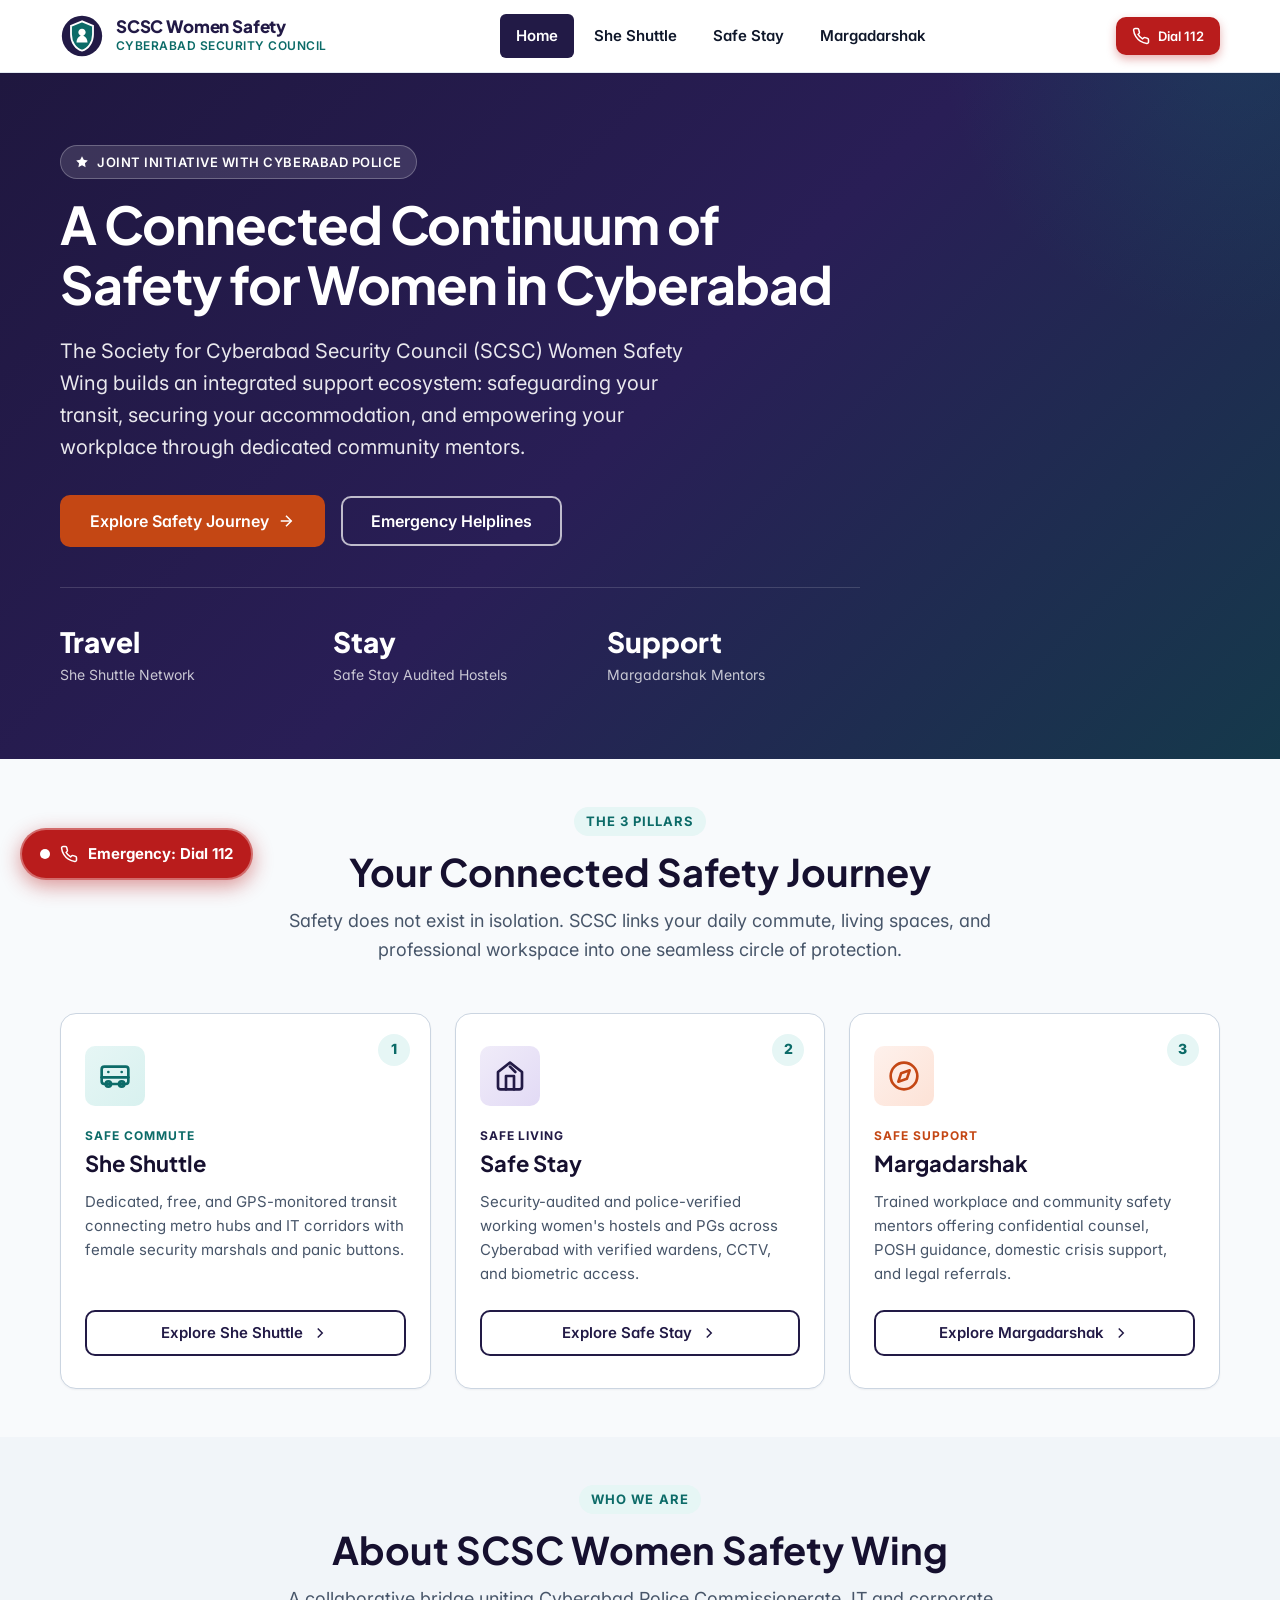
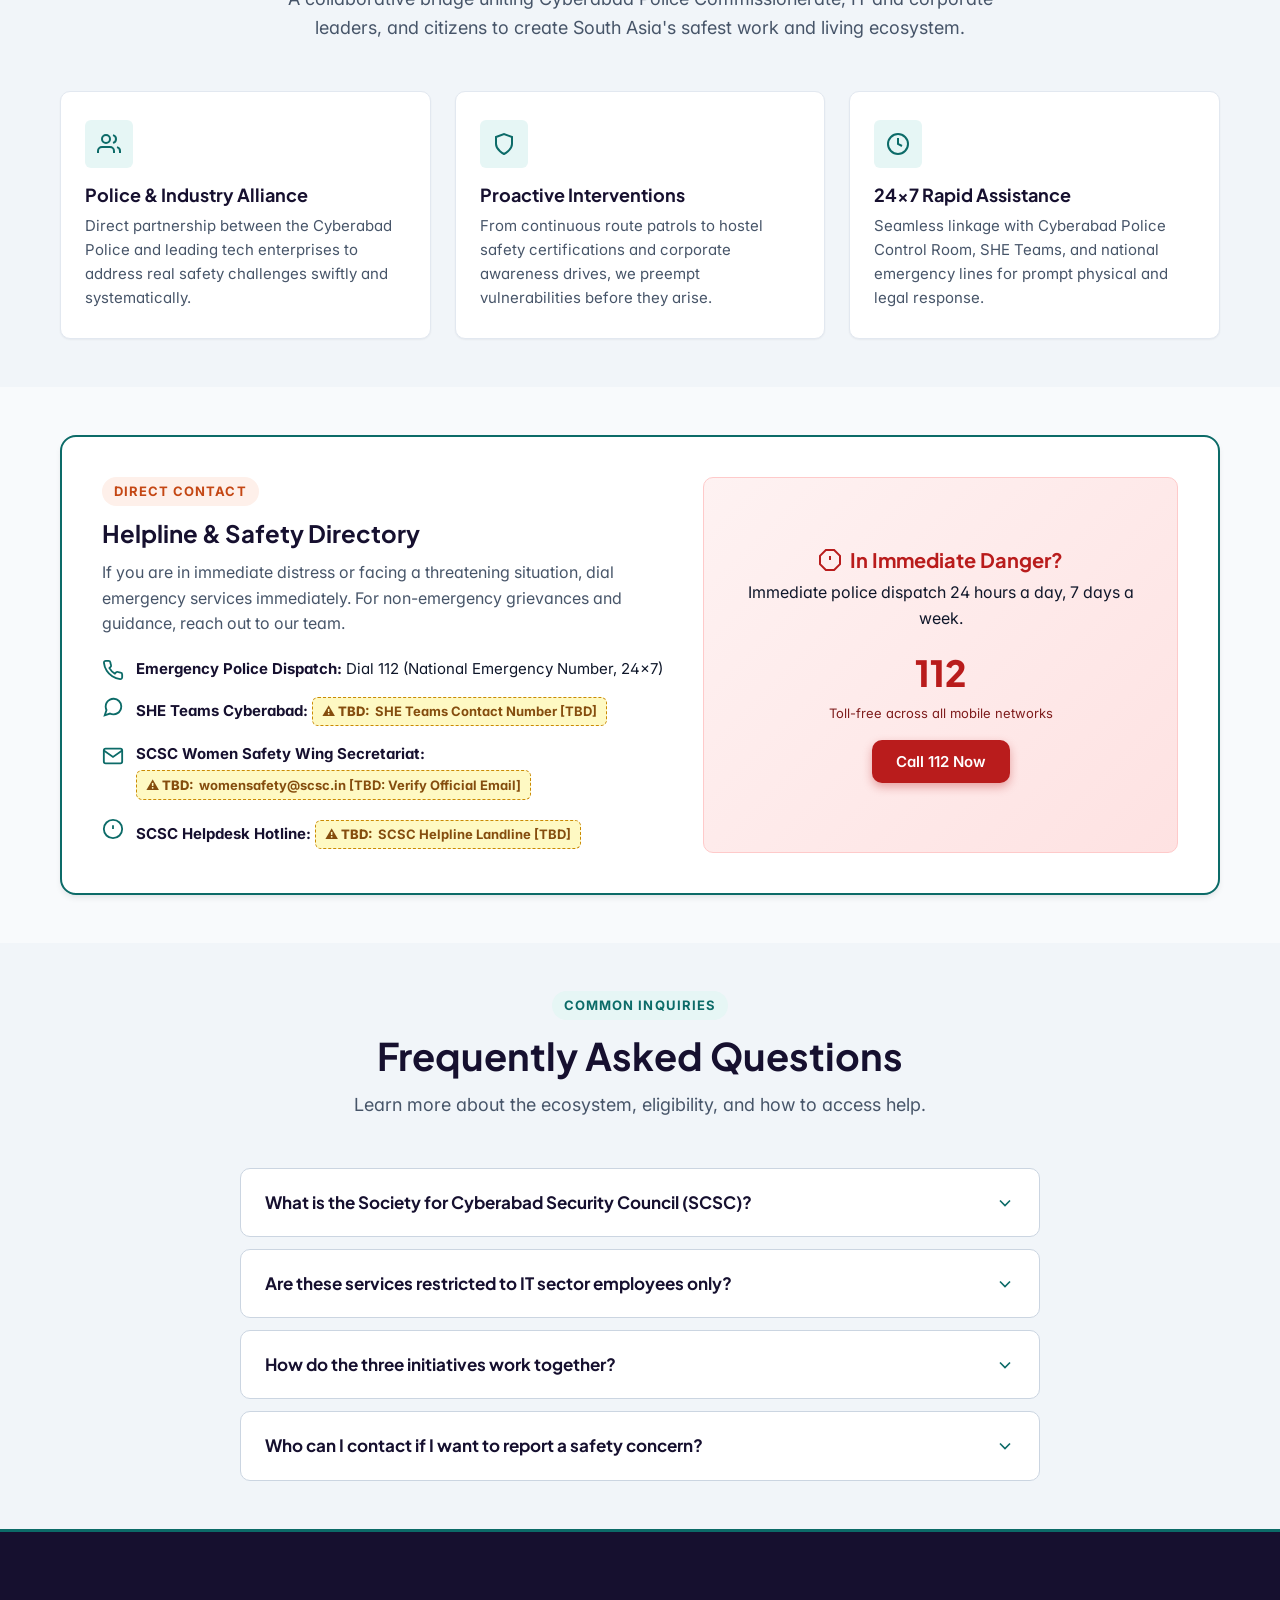
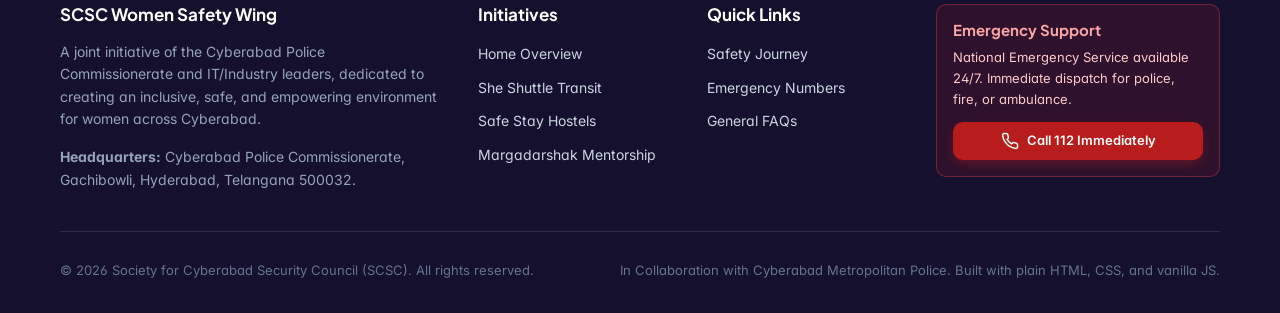
<file: index.html>
<!DOCTYPE html>
<html lang="en">
<head>
  <meta charset="UTF-8">
  <meta name="viewport" content="width=device-width, initial-scale=1.0">
  <title>SCSC Women Safety Wing | Cyberabad Security Council</title>
  <meta name="description" content="Society for Cyberabad Security Council (SCSC) Women Safety Wing: Empowering women in Cyberabad with She Shuttle (safe transit), Safe Stay (verified hostels), and Margadarshak (safety mentorship).">
  
  <!-- Open Graph Meta Tags -->
  <meta property="og:title" content="SCSC Women Safety Wing | Society for Cyberabad Security Council">
  <meta property="og:description" content="Connecting safe transit, verified accommodation, and safety mentorship for women in Cyberabad.">
  <meta property="og:type" content="website">
  <meta property="og:site_name" content="SCSC Women Safety Wing">
  <meta property="og:locale" content="en_IN">

  <!-- Google Fonts & Fallbacks -->
  <link rel="preconnect" href="https://fonts.googleapis.com">
  <link rel="preconnect" href="https://fonts.gstatic.com" crossorigin>
  <link href="https://fonts.googleapis.com/css2?family=Inter:wght@400;500;600;700&family=Plus+Jakarta+Sans:wght@700;800&display=swap" rel="stylesheet">
  
  <!-- Shared Stylesheet -->
  <link rel="stylesheet" href="styles.css">
</head>
<body>
  <!-- Accessible Skip to Content Link -->
  <a href="#main-content" class="skip-link">Skip to main content</a>

  <!-- Sticky Emergency Dial 112 Button -->
  <a href="tel:112" class="emergency-sticky" aria-label="Emergency Assistance: Dial 112 directly">
    <span class="emergency-sticky__pulse" aria-hidden="true"></span>
    <svg class="btn-icon" viewBox="0 0 24 24" fill="none" stroke="currentColor" stroke-width="2" stroke-linecap="round" stroke-linejoin="round" aria-hidden="true">
      <path d="M22 16.92v3a2 2 0 0 1-2.18 2 19.79 19.79 0 0 1-8.63-3.07 19.5 19.5 0 0 1-6-6 19.79 19.79 0 0 1-3.07-8.67A2 2 0 0 1 4.11 2h3a2 2 0 0 1 2 1.72 12.84 12.84 0 0 0 .7 2.81 2 2 0 0 1-.45 2.11L8.09 9.91a16 16 0 0 0 6 6l1.27-1.27a2 2 0 0 1 2.11-.45 12.84 12.84 0 0 0 2.81.7A2 2 0 0 1 22 16.92z"/>
    </svg>
    <span>Emergency: Dial 112</span>
  </a>

  <!-- Back to Top Button -->
  <button type="button" class="back-to-top" id="backToTop" aria-label="Back to top of page">
    <svg width="20" height="20" viewBox="0 0 24 24" fill="none" stroke="currentColor" stroke-width="2.5" stroke-linecap="round" stroke-linejoin="round" aria-hidden="true">
      <line x1="12" y1="19" x2="12" y2="5"></line>
      <polyline points="5 12 12 5 19 12"></polyline>
    </svg>
  </button>

  <!-- Shared Header -->
  <header class="site-header" role="banner">
    <div class="container header__inner">
      <a href="index.html" class="brand" aria-label="SCSC Women Safety Wing Home">
        <svg class="brand__logo" viewBox="0 0 48 48" fill="none" xmlns="http://www.w3.org/2000/svg" aria-hidden="true">
          <circle cx="24" cy="24" r="22" fill="#221a46"/>
          <path d="M24 8L12 13V22C12 30.5 17.1 38.4 24 40C30.9 38.4 36 30.5 36 22V13L24 8Z" fill="#0c6b68" stroke="#ffffff" stroke-width="2"/>
          <path d="M24 16C21.8 16 20 17.8 20 20C20 21.7 21.1 23.1 22.6 23.7C19.8 24.8 18 27.6 18 31H30C30 27.6 28.2 24.8 25.4 23.7C26.9 23.1 28 21.7 28 20C28 17.8 26.2 16 24 16Z" fill="#ffffff"/>
        </svg>
        <div class="brand__text">
          <span class="brand__title">SCSC Women Safety</span>
          <span class="brand__subtitle">Cyberabad Security Council</span>
        </div>
      </a>

      <!-- Mobile Hamburger Button -->
      <button type="button" class="nav-toggle" aria-expanded="false" aria-controls="primary-nav" aria-label="Toggle navigation menu">
        <span class="nav-toggle__bar"></span>
        <span class="nav-toggle__bar"></span>
        <span class="nav-toggle__bar"></span>
      </button>

      <!-- Primary Navigation -->
      <nav id="primary-nav" class="primary-nav" aria-label="Primary Navigation">
        <ul class="nav__list">
          <li class="nav__item">
            <a href="index.html" class="nav__link nav__link--active" aria-current="page">Home</a>
          </li>
          <li class="nav__item">
            <a href="she-shuttle.html" class="nav__link">She Shuttle</a>
          </li>
          <li class="nav__item">
            <a href="safe-stay.html" class="nav__link">Safe Stay</a>
          </li>
          <li class="nav__item">
            <a href="margadarshak.html" class="nav__link">Margadarshak</a>
          </li>
        </ul>
      </nav>

      <div class="header__actions">
        <a href="tel:112" class="btn btn--emergency btn--sm" aria-label="Call Emergency 112">
          <svg class="btn-icon" viewBox="0 0 24 24" fill="none" stroke="currentColor" stroke-width="2" aria-hidden="true">
            <path d="M22 16.92v3a2 2 0 0 1-2.18 2 19.79 19.79 0 0 1-8.63-3.07 19.5 19.5 0 0 1-6-6 19.79 19.79 0 0 1-3.07-8.67A2 2 0 0 1 4.11 2h3a2 2 0 0 1 2 1.72 12.84 12.84 0 0 0 .7 2.81 2 2 0 0 1-.45 2.11L8.09 9.91a16 16 0 0 0 6 6l1.27-1.27a2 2 0 0 1 2.11-.45 12.84 12.84 0 0 0 2.81.7A2 2 0 0 1 22 16.92z"/>
          </svg>
          <span>Dial 112</span>
        </a>
      </div>
    </div>
  </header>

  <!-- Main Content -->
  <main id="main-content" class="site-main">
    <!-- Hero Section -->
    <section class="hero" aria-labelledby="hero-title">
      <div class="container">
        <div class="hero__content">
          <div class="hero__badge">
            <svg width="14" height="14" viewBox="0 0 24 24" fill="currentColor" aria-hidden="true">
              <path d="M12 2L15.09 8.26L22 9.27L17 14.14L18.18 21.02L12 17.77L5.82 21.02L7 14.14L2 9.27L8.91 8.26L12 2Z"/>
            </svg>
            <span>Joint Initiative with Cyberabad Police</span>
          </div>
          <h1 id="hero-title" class="hero__title">A Connected Continuum of Safety for Women in Cyberabad</h1>
          <p class="hero__subtitle">
            The Society for Cyberabad Security Council (SCSC) Women Safety Wing builds an integrated support ecosystem: safeguarding your transit, securing your accommodation, and empowering your workplace through dedicated community mentors.
          </p>
          <div class="hero__actions">
            <a href="#safety-journey" class="btn btn--accent btn--lg">
              <span>Explore Safety Journey</span>
              <svg class="btn-icon" viewBox="0 0 24 24" fill="none" stroke="currentColor" stroke-width="2" aria-hidden="true">
                <line x1="5" y1="12" x2="19" y2="12"></line>
                <polyline points="12 5 19 12 12 19"></polyline>
              </svg>
            </a>
            <a href="#helpline-section" class="btn btn--outline-white btn--lg">
              <span>Emergency Helplines</span>
            </a>
          </div>

          <!-- Overview Stats Bar -->
          <div class="hero__stats-bar">
            <div class="stat-item">
              <div class="stat-item__number">Travel</div>
              <div class="stat-item__label">She Shuttle Network</div>
            </div>
            <div class="stat-item">
              <div class="stat-item__number">Stay</div>
              <div class="stat-item__label">Safe Stay Audited Hostels</div>
            </div>
            <div class="stat-item">
              <div class="stat-item__number">Support</div>
              <div class="stat-item__label">Margadarshak Mentors</div>
            </div>
          </div>
        </div>
      </div>
    </section>

    <!-- The Connected Safety Journey Section -->
    <section id="safety-journey" class="section" aria-labelledby="journey-title">
      <div class="container">
        <div class="section__header">
          <span class="section__tag">The 3 Pillars</span>
          <h2 id="journey-title" class="section__title">Your Connected Safety Journey</h2>
          <p class="section__description">
            Safety does not exist in isolation. SCSC links your daily commute, living spaces, and professional workspace into one seamless circle of protection.
          </p>
        </div>

        <div class="journey-grid">
          <!-- Step 1: She Shuttle -->
          <article class="journey-card journey-card--teal">
            <span class="journey-card__step" aria-label="Step 1">1</span>
            <div class="journey-card__icon-box">
              <svg width="32" height="32" viewBox="0 0 24 24" fill="none" stroke="currentColor" stroke-width="2" stroke-linecap="round" stroke-linejoin="round" aria-hidden="true">
                <rect x="2" y="5" width="20" height="13" rx="2"></rect>
                <line x1="2" y1="13" x2="22" y2="13"></line>
                <circle cx="7" cy="18" r="2"></circle>
                <circle cx="17" cy="18" r="2"></circle>
                <path d="M7 9h.01M17 9h.01"></path>
              </svg>
            </div>
            <span class="journey-card__tag">Safe Commute</span>
            <h3 class="journey-card__title">She Shuttle</h3>
            <p class="journey-card__desc">
              Dedicated, free, and GPS-monitored transit connecting metro hubs and IT corridors with female security marshals and panic buttons.
            </p>
            <div class="journey-card__footer">
              <a href="she-shuttle.html" class="btn btn--outline btn--full">
                <span>Explore She Shuttle</span>
                <svg class="btn-icon" viewBox="0 0 24 24" fill="none" stroke="currentColor" stroke-width="2" aria-hidden="true">
                  <polyline points="9 18 15 12 9 6"></polyline>
                </svg>
              </a>
            </div>
          </article>

          <!-- Step 2: Safe Stay -->
          <article class="journey-card journey-card--purple">
            <span class="journey-card__step" aria-label="Step 2">2</span>
            <div class="journey-card__icon-box">
              <svg width="32" height="32" viewBox="0 0 24 24" fill="none" stroke="currentColor" stroke-width="2" stroke-linecap="round" stroke-linejoin="round" aria-hidden="true">
                <path d="M3 9l9-7 9 7v11a2 2 0 0 1-2 2H5a2 2 0 0 1-2-2z"></path>
                <polyline points="9 22 9 12 15 12 15 22"></polyline>
                <path d="M12 5l4 4"></path>
              </svg>
            </div>
            <span class="journey-card__tag">Safe Living</span>
            <h3 class="journey-card__title">Safe Stay</h3>
            <p class="journey-card__desc">
              Security-audited and police-verified working women's hostels and PGs across Cyberabad with verified wardens, CCTV, and biometric access.
            </p>
            <div class="journey-card__footer">
              <a href="safe-stay.html" class="btn btn--outline btn--full">
                <span>Explore Safe Stay</span>
                <svg class="btn-icon" viewBox="0 0 24 24" fill="none" stroke="currentColor" stroke-width="2" aria-hidden="true">
                  <polyline points="9 18 15 12 9 6"></polyline>
                </svg>
              </a>
            </div>
          </article>

          <!-- Step 3: Margadarshak -->
          <article class="journey-card journey-card--coral">
            <span class="journey-card__step" aria-label="Step 3">3</span>
            <div class="journey-card__icon-box">
              <svg width="32" height="32" viewBox="0 0 24 24" fill="none" stroke="currentColor" stroke-width="2" stroke-linecap="round" stroke-linejoin="round" aria-hidden="true">
                <circle cx="12" cy="12" r="10"></circle>
                <polygon points="16.24 7.76 14.12 14.12 7.76 16.24 9.88 9.88 16.24 7.76"></polygon>
              </svg>
            </div>
            <span class="journey-card__tag">Safe Support</span>
            <h3 class="journey-card__title">Margadarshak</h3>
            <p class="journey-card__desc">
              Trained workplace and community safety mentors offering confidential counsel, POSH guidance, domestic crisis support, and legal referrals.
            </p>
            <div class="journey-card__footer">
              <a href="margadarshak.html" class="btn btn--outline btn--full">
                <span>Explore Margadarshak</span>
                <svg class="btn-icon" viewBox="0 0 24 24" fill="none" stroke="currentColor" stroke-width="2" aria-hidden="true">
                  <polyline points="9 18 15 12 9 6"></polyline>
                </svg>
              </a>
            </div>
          </article>
        </div>
      </div>
    </section>

    <!-- About SCSC Women Safety Wing -->
    <section class="section section--alt" aria-labelledby="about-scsc-title">
      <div class="container">
        <div class="section__header">
          <span class="section__tag">Who We Are</span>
          <h2 id="about-scsc-title" class="section__title">About SCSC Women Safety Wing</h2>
          <p class="section__description">
            A collaborative bridge uniting Cyberabad Police Commissionerate, IT and corporate leaders, and citizens to create South Asia's safest work and living ecosystem.
          </p>
        </div>

        <div class="feature-grid feature-grid--3">
          <div class="feature-card">
            <div class="feature-card__icon">
              <svg width="24" height="24" viewBox="0 0 24 24" fill="none" stroke="currentColor" stroke-width="2" aria-hidden="true">
                <path d="M17 21v-2a4 4 0 0 0-4-4H5a4 4 0 0 0-4 4v2"></path>
                <circle cx="9" cy="7" r="4"></circle>
                <path d="M23 21v-2a4 4 0 0 0-3-3.87"></path>
                <path d="M16 3.13a4 4 0 0 1 0 7.75"></path>
              </svg>
            </div>
            <h3 class="feature-card__title">Police & Industry Alliance</h3>
            <p class="feature-card__desc">
              Direct partnership between the Cyberabad Police and leading tech enterprises to address real safety challenges swiftly and systematically.
            </p>
          </div>

          <div class="feature-card">
            <div class="feature-card__icon">
              <svg width="24" height="24" viewBox="0 0 24 24" fill="none" stroke="currentColor" stroke-width="2" aria-hidden="true">
                <path d="M12 22s8-4 8-10V5l-8-3-8 3v7c0 6 8 10 8 10z"></path>
              </svg>
            </div>
            <h3 class="feature-card__title">Proactive Interventions</h3>
            <p class="feature-card__desc">
              From continuous route patrols to hostel safety certifications and corporate awareness drives, we preempt vulnerabilities before they arise.
            </p>
          </div>

          <div class="feature-card">
            <div class="feature-card__icon">
              <svg width="24" height="24" viewBox="0 0 24 24" fill="none" stroke="currentColor" stroke-width="2" aria-hidden="true">
                <circle cx="12" cy="12" r="10"></circle>
                <path d="M12 6v6l4 2"></path>
              </svg>
            </div>
            <h3 class="feature-card__title">24x7 Rapid Assistance</h3>
            <p class="feature-card__desc">
              Seamless linkage with Cyberabad Police Control Room, SHE Teams, and national emergency lines for prompt physical and legal response.
            </p>
          </div>
        </div>
      </div>
    </section>

    <!-- Emergency & Helplines Section -->
    <section id="helpline-section" class="section" aria-labelledby="helpline-title">
      <div class="container">
        <div class="contact-box">
          <div>
            <span class="section__tag section__tag--accent">Direct Contact</span>
            <h2 id="helpline-title" class="contact-box__title">Helpline & Safety Directory</h2>
            <p class="contact-box__text">
              If you are in immediate distress or facing a threatening situation, dial emergency services immediately. For non-emergency grievances and guidance, reach out to our team.
            </p>

            <ul class="contact-channels">
              <li class="contact-channel">
                <svg class="contact-channel__icon" viewBox="0 0 24 24" fill="none" stroke="currentColor" stroke-width="2" aria-hidden="true">
                  <path d="M22 16.92v3a2 2 0 0 1-2.18 2 19.79 19.79 0 0 1-8.63-3.07 19.5 19.5 0 0 1-6-6 19.79 19.79 0 0 1-3.07-8.67A2 2 0 0 1 4.11 2h3a2 2 0 0 1 2 1.72 12.84 12.84 0 0 0 .7 2.81 2 2 0 0 1-.45 2.11L8.09 9.91a16 16 0 0 0 6 6l1.27-1.27a2 2 0 0 1 2.11-.45 12.84 12.84 0 0 0 2.81.7A2 2 0 0 1 22 16.92z"/>
                </svg>
                <div>
                  <strong>Emergency Police Dispatch:</strong> Dial 112 (National Emergency Number, 24x7)
                </div>
              </li>
              <li class="contact-channel">
                <svg class="contact-channel__icon" viewBox="0 0 24 24" fill="none" stroke="currentColor" stroke-width="2" aria-hidden="true">
                  <path d="M21 11.5a8.38 8.38 0 0 1-.9 3.8 8.5 8.5 0 0 1-7.6 4.7 8.38 8.38 0 0 1-3.8-.9L3 21l1.9-5.7a8.38 8.38 0 0 1-.9-3.8 8.5 8.5 0 0 1 4.7-7.6 8.38 8.38 0 0 1 3.8-.9h.5a8.48 8.48 0 0 1 8 8v.5z"/>
                </svg>
                <div>
                  <!-- TODO: Add official Cyberabad SHE Teams WhatsApp / contact number -->
                  <strong>SHE Teams Cyberabad:</strong>
                  <span class="placeholder-badge">SHE Teams Contact Number [TBD]</span>
                </div>
              </li>
              <li class="contact-channel">
                <svg class="contact-channel__icon" viewBox="0 0 24 24" fill="none" stroke="currentColor" stroke-width="2" aria-hidden="true">
                  <path d="M4 4h16c1.1 0 2 .9 2 2v12c0 1.1-.9 2-2 2H4c-1.1 0-2-.9-2-2V6c0-1.1.9-2 2-2z"></path>
                  <polyline points="22,6 12,13 2,6"></polyline>
                </svg>
                <div>
                  <!-- TODO: Add official SCSC Women Safety Wing email address -->
                  <strong>SCSC Women Safety Wing Secretariat:</strong>
                  <span class="placeholder-badge">womensafety@scsc.in [TBD: Verify Official Email]</span>
                </div>
              </li>
              <li class="contact-channel">
                <svg class="contact-channel__icon" viewBox="0 0 24 24" fill="none" stroke="currentColor" stroke-width="2" aria-hidden="true">
                  <circle cx="12" cy="12" r="10"></circle>
                  <line x1="12" y1="8" x2="12" y2="12"></line>
                  <line x1="12" y1="16" x2="12.01" y2="16"></line>
                </svg>
                <div>
                  <!-- TODO: Add official SCSC Control Room / Landline numbers -->
                  <strong>SCSC Helpdesk Hotline:</strong>
                  <span class="placeholder-badge">SCSC Helpline Landline [TBD]</span>
                </div>
              </li>
            </ul>
          </div>

          <div class="emergency-callout">
            <h3 class="emergency-callout__title">
              <svg width="24" height="24" viewBox="0 0 24 24" fill="none" stroke="currentColor" stroke-width="2" aria-hidden="true">
                <polygon points="7.86 2 16.14 2 22 7.86 22 16.14 16.14 22 7.86 22 2 16.14 2 7.86 7.86 2"></polygon>
                <line x1="12" y1="8" x2="12" y2="12"></line>
                <line x1="12" y1="16" x2="12.01" y2="16"></line>
              </svg>
              In Immediate Danger?
            </h3>
            <p>Immediate police dispatch 24 hours a day, 7 days a week.</p>
            <a href="tel:112" class="emergency-callout__number" aria-label="Call 112 directly">112</a>
            <span class="emergency-callout__desc">Toll-free across all mobile networks</span>
            <div class="mt-1">
              <a href="tel:112" class="btn btn--emergency">
                <span>Call 112 Now</span>
              </a>
            </div>
          </div>
        </div>
      </div>
    </section>

    <!-- Common FAQs Section -->
    <section class="section section--alt" aria-labelledby="faq-title">
      <div class="container">
        <div class="section__header">
          <span class="section__tag">Common Inquiries</span>
          <h2 id="faq-title" class="section__title">Frequently Asked Questions</h2>
          <p class="section__description">
            Learn more about the ecosystem, eligibility, and how to access help.
          </p>
        </div>

        <div class="accordion">
          <div class="accordion__item">
            <button type="button" class="accordion__trigger" aria-expanded="false" aria-controls="faq-home-1">
              <span>What is the Society for Cyberabad Security Council (SCSC)?</span>
              <svg class="accordion__icon" viewBox="0 0 24 24" fill="none" stroke="currentColor" stroke-width="2" aria-hidden="true">
                <polyline points="6 9 12 15 18 9"></polyline>
              </svg>
            </button>
            <div id="faq-home-1" class="accordion__panel" hidden>
              <p>
                The Society for Cyberabad Security Council (SCSC) is a unique collaborative initiative formed by the Cyberabad Police Commissionerate and IT/ITeS companies to ensure the safety, security, and infrastructure resilience of the Cyberabad IT corridor. The Women Safety Wing is a core pillar focusing exclusively on women's well-being.
              </p>
            </div>
          </div>

          <div class="accordion__item">
            <button type="button" class="accordion__trigger" aria-expanded="false" aria-controls="faq-home-2">
              <span>Are these services restricted to IT sector employees only?</span>
              <svg class="accordion__icon" viewBox="0 0 24 24" fill="none" stroke="currentColor" stroke-width="2" aria-hidden="true">
                <polyline points="6 9 12 15 18 9"></polyline>
              </svg>
            </button>
            <div id="faq-home-2" class="accordion__panel" hidden>
              <p>
                No. While She Shuttle routes focus heavily on major IT corridor corridors (Hitec City, Gachibowli, Financial District), services like Safe Stay guidelines and emergency response through Margadarshaks and SHE Teams are intended to benefit all working women, students, and citizens in the Cyberabad jurisdiction.
              </p>
            </div>
          </div>

          <div class="accordion__item">
            <button type="button" class="accordion__trigger" aria-expanded="false" aria-controls="faq-home-3">
              <span>How do the three initiatives work together?</span>
              <svg class="accordion__icon" viewBox="0 0 24 24" fill="none" stroke="currentColor" stroke-width="2" aria-hidden="true">
                <polyline points="6 9 12 15 18 9"></polyline>
              </svg>
            </button>
            <div id="faq-home-3" class="accordion__panel" hidden>
              <p>
                They create a connected safety loop: <strong>She Shuttle</strong> provides safe, monitored transport between your home/metro and workplace; <strong>Safe Stay</strong> ensures your PG or hostel is compliant with verified safety protocols; and <strong>Margadarshak</strong> provides a trained confidante in your office or community for guidance if you face harassment, POSH concerns, or safety worries.
              </p>
            </div>
          </div>

          <div class="accordion__item">
            <button type="button" class="accordion__trigger" aria-expanded="false" aria-controls="faq-home-4">
              <span>Who can I contact if I want to report a safety concern?</span>
              <svg class="accordion__icon" viewBox="0 0 24 24" fill="none" stroke="currentColor" stroke-width="2" aria-hidden="true">
                <polyline points="6 9 12 15 18 9"></polyline>
              </svg>
            </button>
            <div id="faq-home-4" class="accordion__panel" hidden>
              <p>
                For immediate life-threatening situations, always dial <strong>112</strong> immediately. For harassment incidents or stalker tracking, contact Cyberabad SHE Teams. For workplace and hostel concerns, you can connect with an SCSC Margadarshak or reach out to the SCSC Women Safety Wing helpdesk.
              </p>
            </div>
          </div>
        </div>
      </div>
    </section>
  </main>

  <!-- Shared Footer -->
  <footer class="site-footer" role="contentinfo">
    <div class="container">
      <div class="footer__grid">
        <!-- Col 1: About -->
        <div>
          <h3 class="footer__title">SCSC Women Safety Wing</h3>
          <p class="footer__text">
            A joint initiative of the Cyberabad Police Commissionerate and IT/Industry leaders, dedicated to creating an inclusive, safe, and empowering environment for women across Cyberabad.
          </p>
          <p class="footer__text">
            <strong>Headquarters:</strong> Cyberabad Police Commissionerate, Gachibowli, Hyderabad, Telangana 500032.
          </p>
        </div>

        <!-- Col 2: Quick Links -->
        <div>
          <h3 class="footer__title">Initiatives</h3>
          <ul class="footer__list">
            <li><a href="index.html" class="footer__link">Home Overview</a></li>
            <li><a href="she-shuttle.html" class="footer__link">She Shuttle Transit</a></li>
            <li><a href="safe-stay.html" class="footer__link">Safe Stay Hostels</a></li>
            <li><a href="margadarshak.html" class="footer__link">Margadarshak Mentorship</a></li>
          </ul>
        </div>

        <!-- Col 3: Key Services -->
        <div>
          <h3 class="footer__title">Quick Links</h3>
          <ul class="footer__list">
            <li><a href="#safety-journey" class="footer__link">Safety Journey</a></li>
            <li><a href="#helpline-section" class="footer__link">Emergency Numbers</a></li>
            <li><a href="#faq-title" class="footer__link">General FAQs</a></li>
          </ul>
        </div>

        <!-- Col 4: Emergency Alert Box -->
        <div>
          <div class="footer-emergency-box">
            <h4 class="footer-emergency-box__title">Emergency Support</h4>
            <p class="footer-emergency-box__desc">
              National Emergency Service available 24/7. Immediate dispatch for police, fire, or ambulance.
            </p>
            <a href="tel:112" class="btn btn--emergency btn--sm btn--full">
              <svg class="btn-icon" viewBox="0 0 24 24" fill="none" stroke="currentColor" stroke-width="2" aria-hidden="true">
                <path d="M22 16.92v3a2 2 0 0 1-2.18 2 19.79 19.79 0 0 1-8.63-3.07 19.5 19.5 0 0 1-6-6 19.79 19.79 0 0 1-3.07-8.67A2 2 0 0 1 4.11 2h3a2 2 0 0 1 2 1.72 12.84 12.84 0 0 0 .7 2.81 2 2 0 0 1-.45 2.11L8.09 9.91a16 16 0 0 0 6 6l1.27-1.27a2 2 0 0 1 2.11-.45 12.84 12.84 0 0 0 2.81.7A2 2 0 0 1 22 16.92z"/>
              </svg>
              <span>Call 112 Immediately</span>
            </a>
          </div>
        </div>
      </div>

      <div class="footer__bottom">
        <div>
          &copy; <span id="current-year">2026</span> Society for Cyberabad Security Council (SCSC). All rights reserved.
        </div>
        <div>
          In Collaboration with Cyberabad Metropolitan Police. Built with plain HTML, CSS, and vanilla JS.
        </div>
      </div>
    </div>
  </footer>

  <!-- Shared Script -->
  <script src="script.js"></script>
</body>
</html>
</file>
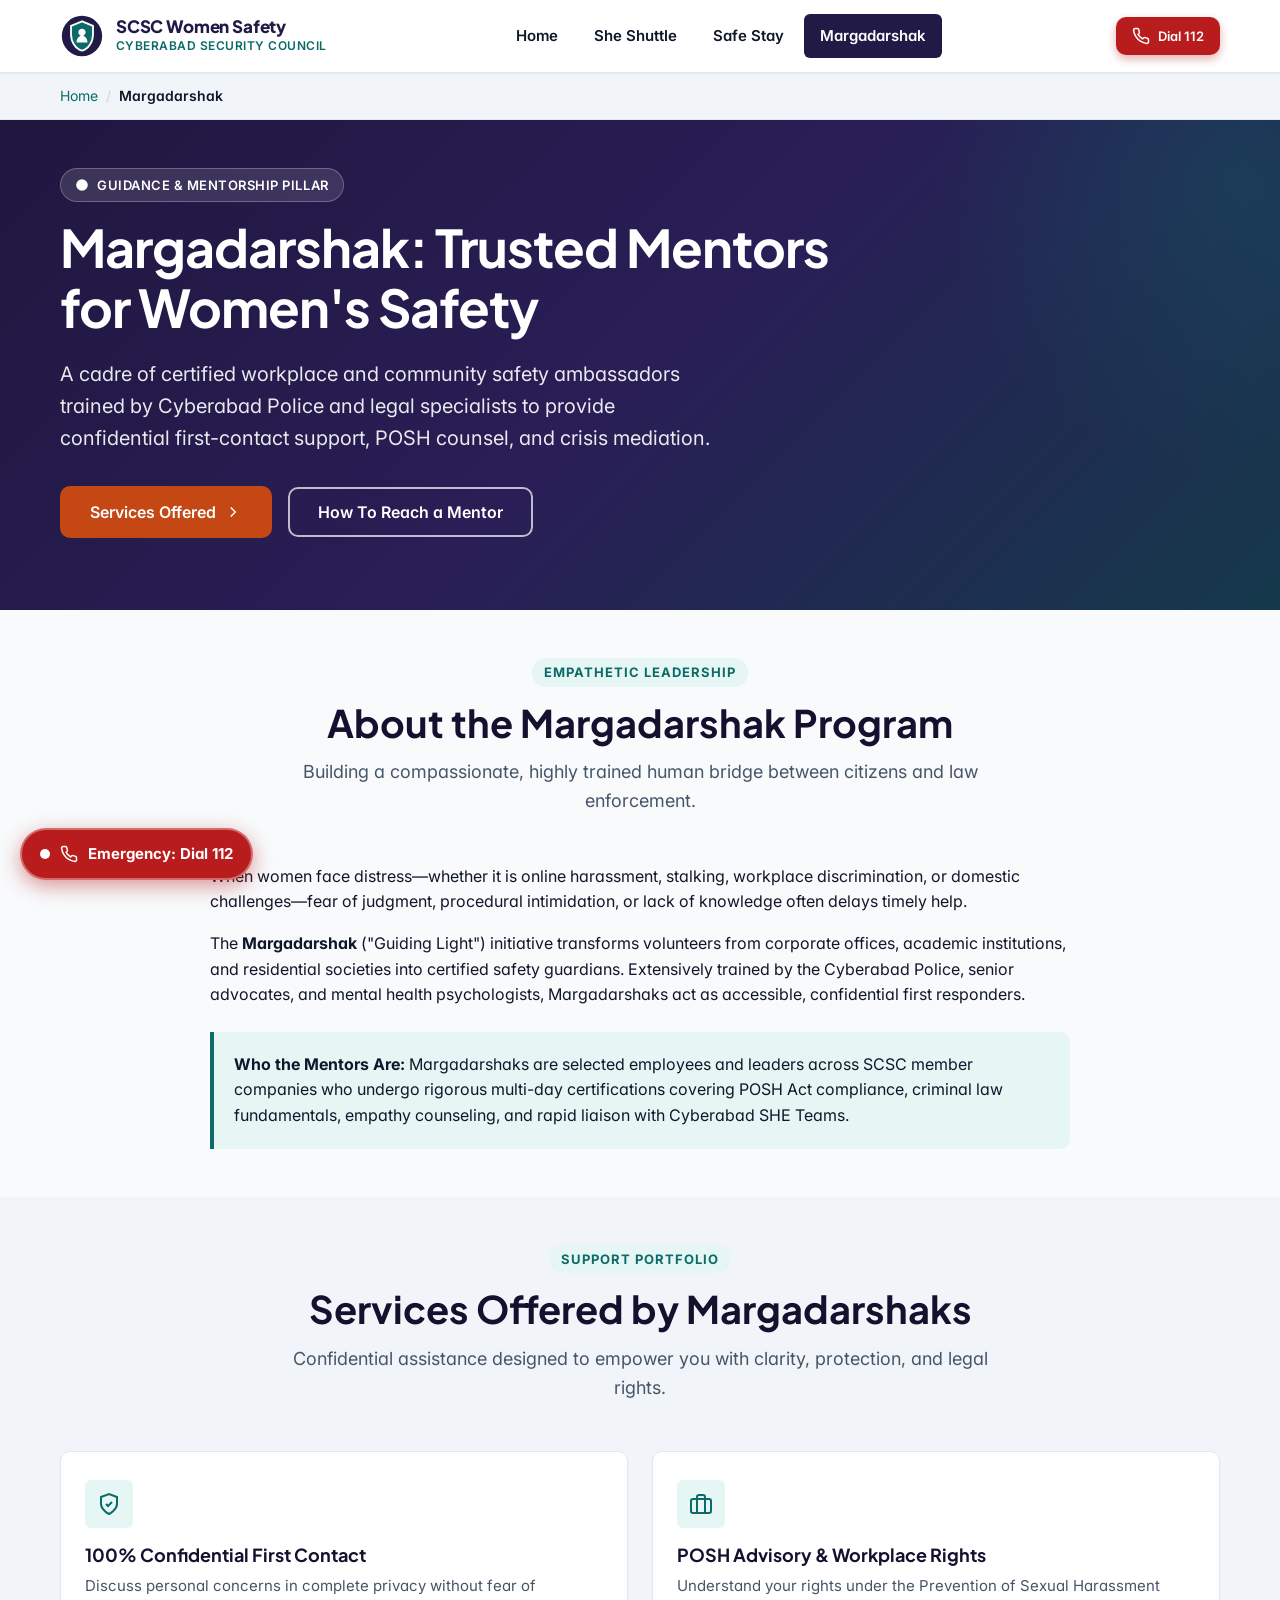
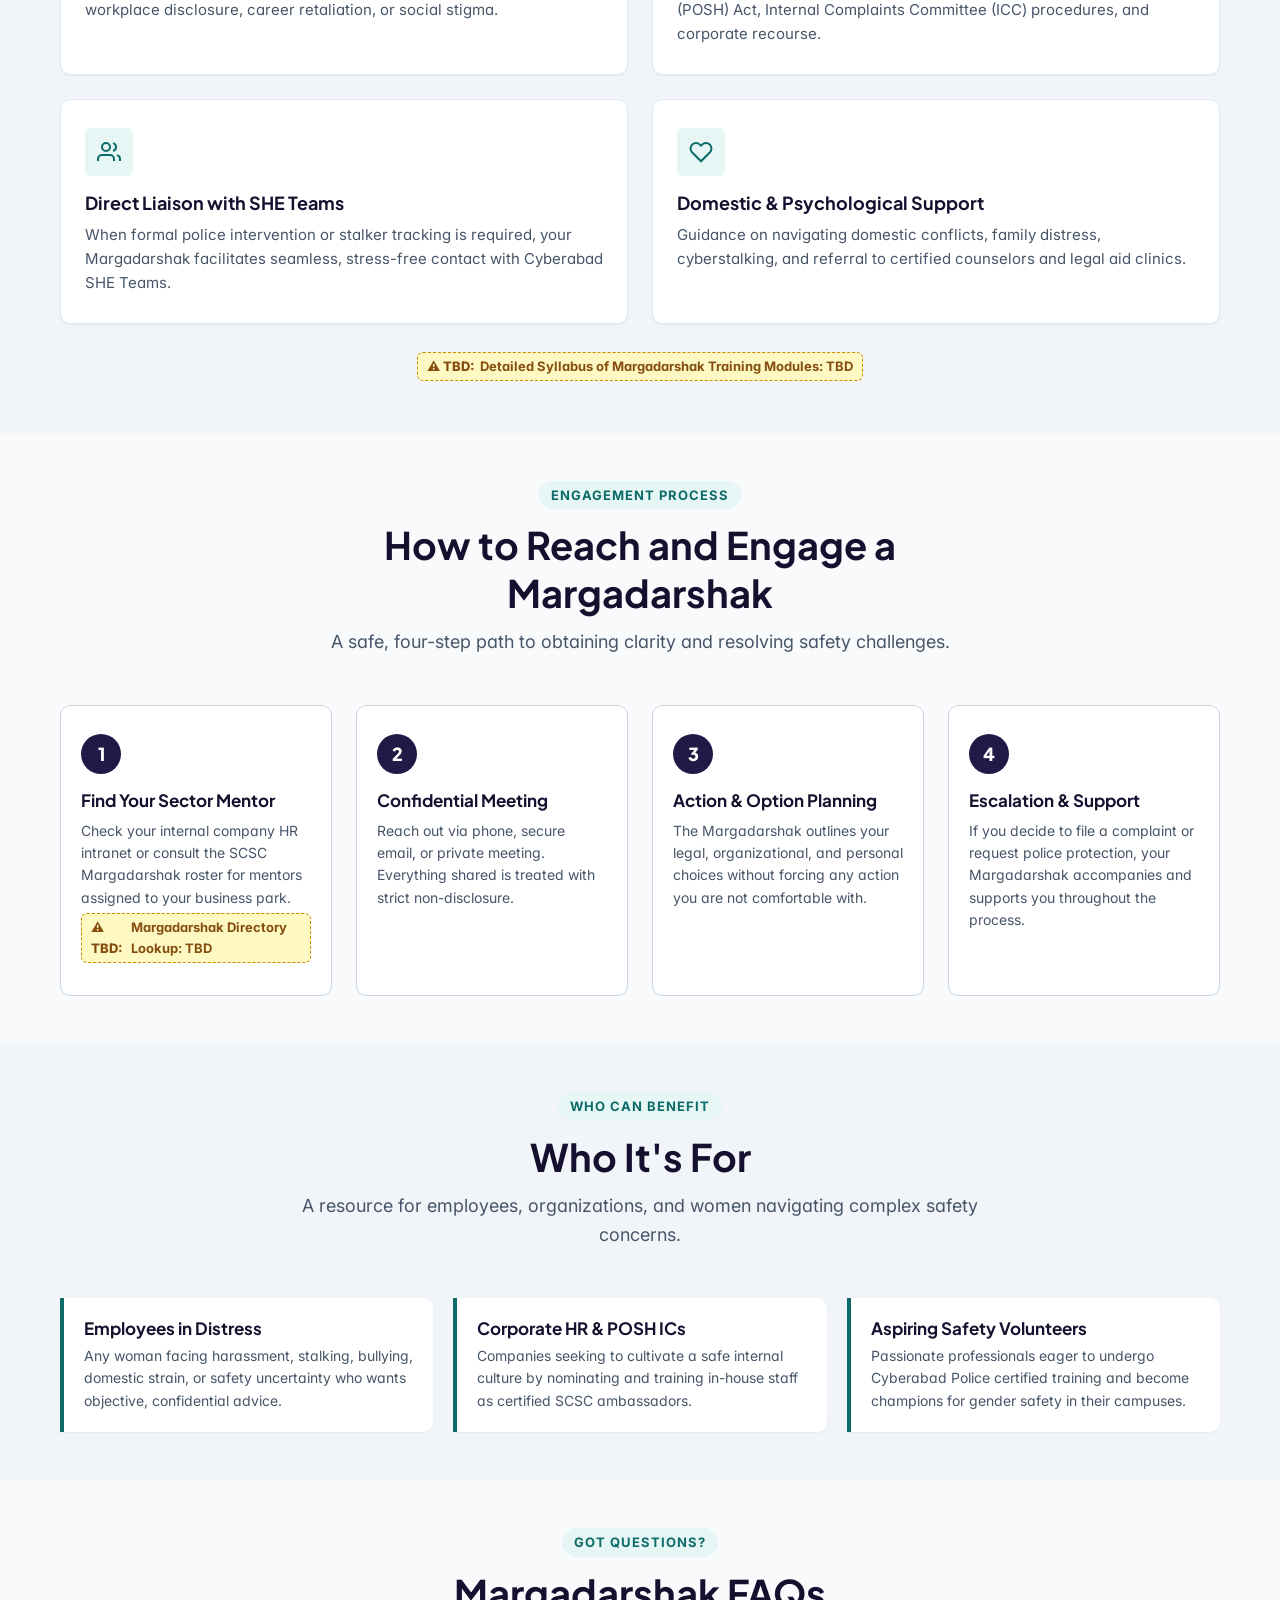
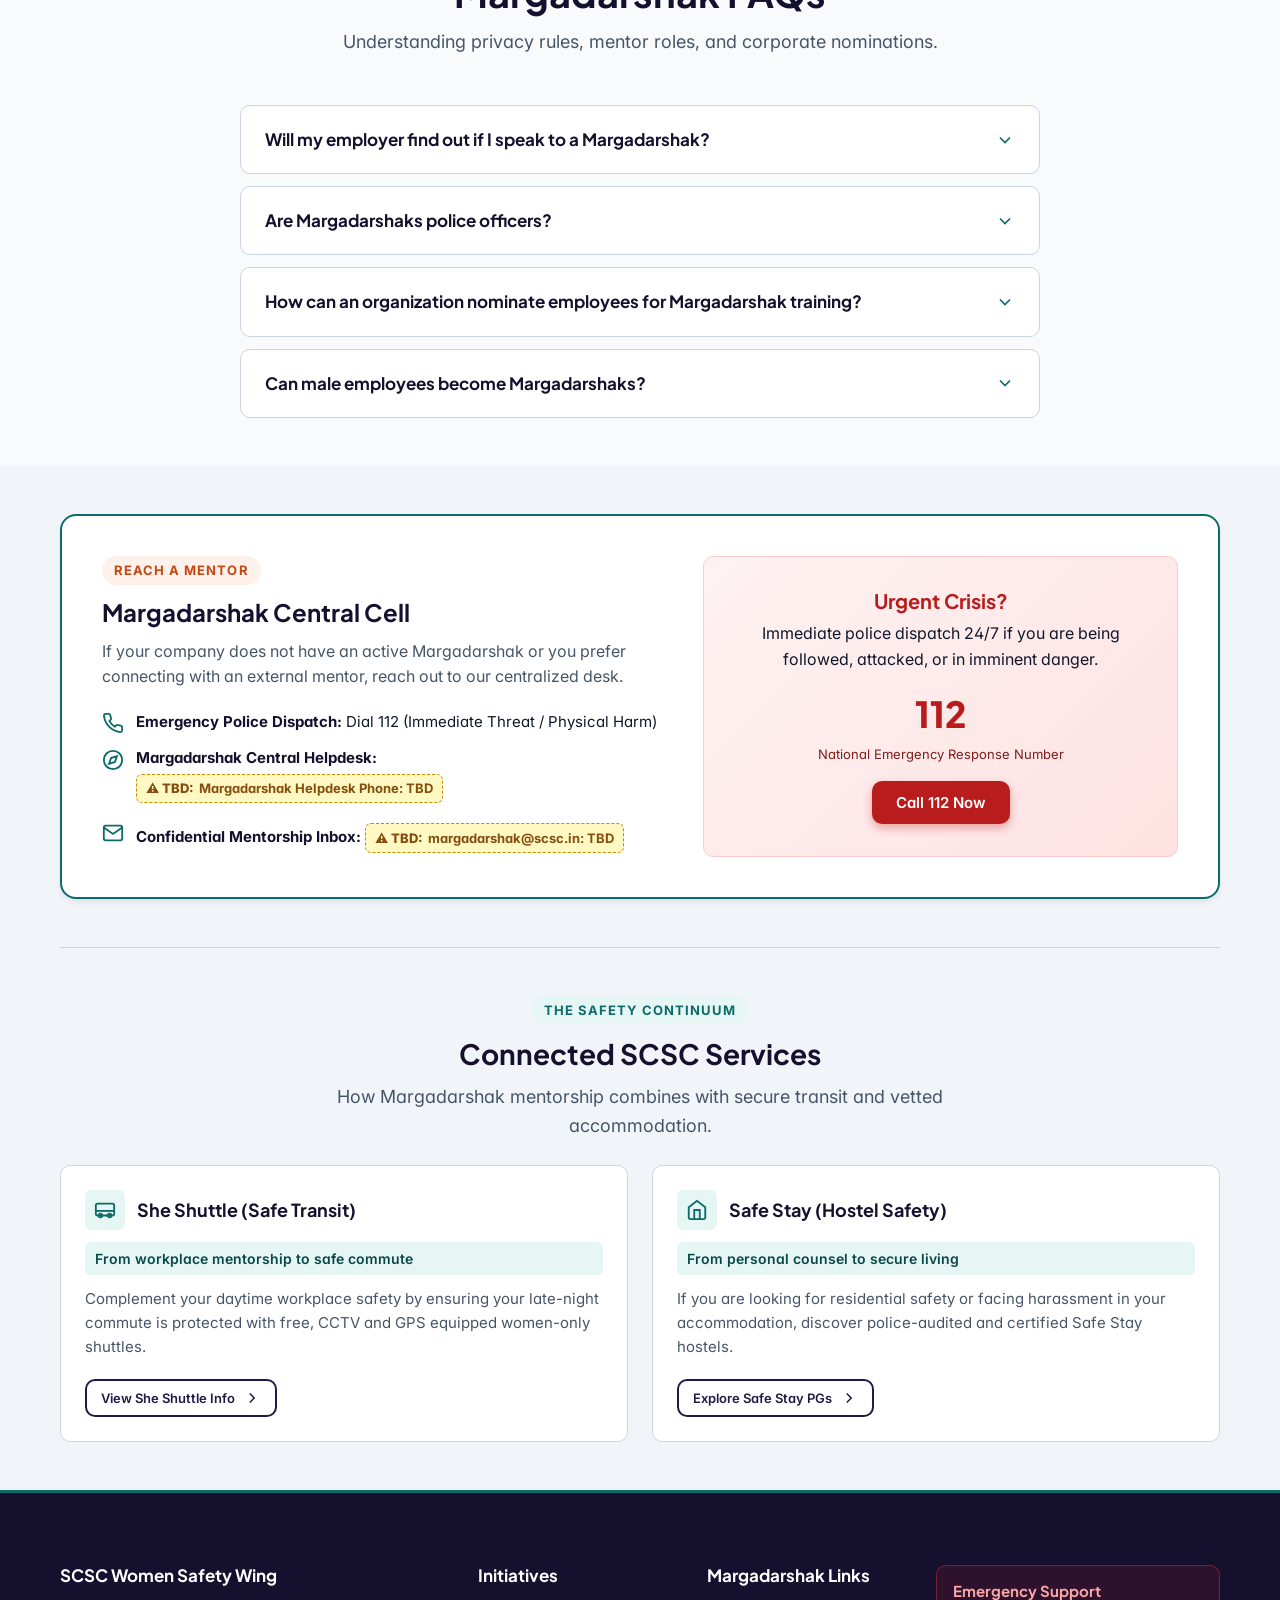
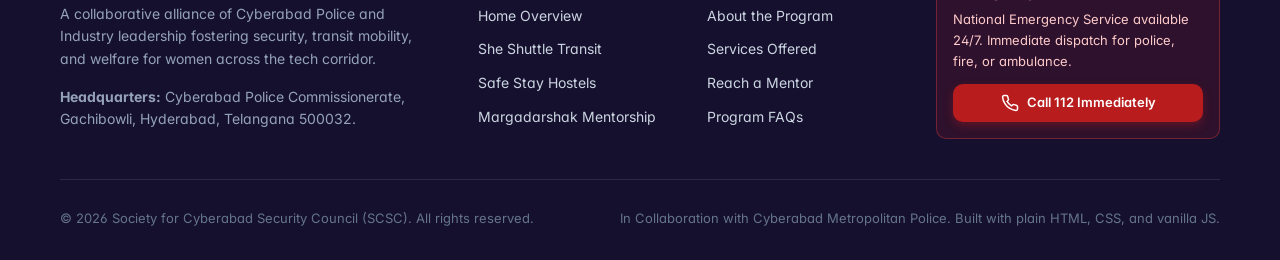
<file: margadarshak.html>
<!DOCTYPE html>
<html lang="en">
<head>
  <meta charset="UTF-8">
  <meta name="viewport" content="width=device-width, initial-scale=1.0">
  <title>Margadarshak | SCSC Women Safety Wing</title>
  <meta name="description" content="Margadarshak by SCSC: Trained workplace and community safety ambassadors providing confidential guidance, legal aid referrals, and POSH assistance in Cyberabad.">
  
  <!-- Open Graph Meta Tags -->
  <meta property="og:title" content="Margadarshak | SCSC Women Safety Wing">
  <meta property="og:description" content="Empowering women with trained workplace and community safety mentors across Cyberabad.">
  <meta property="og:type" content="website">
  <meta property="og:site_name" content="SCSC Women Safety Wing">
  <meta property="og:locale" content="en_IN">

  <!-- Google Fonts & Fallbacks -->
  <link rel="preconnect" href="https://fonts.googleapis.com">
  <link rel="preconnect" href="https://fonts.gstatic.com" crossorigin>
  <link href="https://fonts.googleapis.com/css2?family=Inter:wght@400;500;600;700&family=Plus+Jakarta+Sans:wght@700;800&display=swap" rel="stylesheet">
  
  <!-- Shared Stylesheet -->
  <link rel="stylesheet" href="styles.css">
</head>
<body>
  <!-- Accessible Skip to Content Link -->
  <a href="#main-content" class="skip-link">Skip to main content</a>

  <!-- Sticky Emergency Dial 112 Button -->
  <a href="tel:112" class="emergency-sticky" aria-label="Emergency Assistance: Dial 112 directly">
    <span class="emergency-sticky__pulse" aria-hidden="true"></span>
    <svg class="btn-icon" viewBox="0 0 24 24" fill="none" stroke="currentColor" stroke-width="2" stroke-linecap="round" stroke-linejoin="round" aria-hidden="true">
      <path d="M22 16.92v3a2 2 0 0 1-2.18 2 19.79 19.79 0 0 1-8.63-3.07 19.5 19.5 0 0 1-6-6 19.79 19.79 0 0 1-3.07-8.67A2 2 0 0 1 4.11 2h3a2 2 0 0 1 2 1.72 12.84 12.84 0 0 0 .7 2.81 2 2 0 0 1-.45 2.11L8.09 9.91a16 16 0 0 0 6 6l1.27-1.27a2 2 0 0 1 2.11-.45 12.84 12.84 0 0 0 2.81.7A2 2 0 0 1 22 16.92z"/>
    </svg>
    <span>Emergency: Dial 112</span>
  </a>

  <!-- Back to Top Button -->
  <button type="button" class="back-to-top" id="backToTop" aria-label="Back to top of page">
    <svg width="20" height="20" viewBox="0 0 24 24" fill="none" stroke="currentColor" stroke-width="2.5" stroke-linecap="round" stroke-linejoin="round" aria-hidden="true">
      <line x1="12" y1="19" x2="12" y2="5"></line>
      <polyline points="5 12 12 5 19 12"></polyline>
    </svg>
  </button>

  <!-- Shared Header -->
  <header class="site-header" role="banner">
    <div class="container header__inner">
      <a href="index.html" class="brand" aria-label="SCSC Women Safety Wing Home">
        <svg class="brand__logo" viewBox="0 0 48 48" fill="none" xmlns="http://www.w3.org/2000/svg" aria-hidden="true">
          <circle cx="24" cy="24" r="22" fill="#221a46"/>
          <path d="M24 8L12 13V22C12 30.5 17.1 38.4 24 40C30.9 38.4 36 30.5 36 22V13L24 8Z" fill="#0c6b68" stroke="#ffffff" stroke-width="2"/>
          <path d="M24 16C21.8 16 20 17.8 20 20C20 21.7 21.1 23.1 22.6 23.7C19.8 24.8 18 27.6 18 31H30C30 27.6 28.2 24.8 25.4 23.7C26.9 23.1 28 21.7 28 20C28 17.8 26.2 16 24 16Z" fill="#ffffff"/>
        </svg>
        <div class="brand__text">
          <span class="brand__title">SCSC Women Safety</span>
          <span class="brand__subtitle">Cyberabad Security Council</span>
        </div>
      </a>

      <!-- Mobile Hamburger Button -->
      <button type="button" class="nav-toggle" aria-expanded="false" aria-controls="primary-nav" aria-label="Toggle navigation menu">
        <span class="nav-toggle__bar"></span>
        <span class="nav-toggle__bar"></span>
        <span class="nav-toggle__bar"></span>
      </button>

      <!-- Primary Navigation -->
      <nav id="primary-nav" class="primary-nav" aria-label="Primary Navigation">
        <ul class="nav__list">
          <li class="nav__item">
            <a href="index.html" class="nav__link">Home</a>
          </li>
          <li class="nav__item">
            <a href="she-shuttle.html" class="nav__link">She Shuttle</a>
          </li>
          <li class="nav__item">
            <a href="safe-stay.html" class="nav__link">Safe Stay</a>
          </li>
          <li class="nav__item">
            <a href="margadarshak.html" class="nav__link nav__link--active" aria-current="page">Margadarshak</a>
          </li>
        </ul>
      </nav>

      <div class="header__actions">
        <a href="tel:112" class="btn btn--emergency btn--sm" aria-label="Call Emergency 112">
          <svg class="btn-icon" viewBox="0 0 24 24" fill="none" stroke="currentColor" stroke-width="2" aria-hidden="true">
            <path d="M22 16.92v3a2 2 0 0 1-2.18 2 19.79 19.79 0 0 1-8.63-3.07 19.5 19.5 0 0 1-6-6 19.79 19.79 0 0 1-3.07-8.67A2 2 0 0 1 4.11 2h3a2 2 0 0 1 2 1.72 12.84 12.84 0 0 0 .7 2.81 2 2 0 0 1-.45 2.11L8.09 9.91a16 16 0 0 0 6 6l1.27-1.27a2 2 0 0 1 2.11-.45 12.84 12.84 0 0 0 2.81.7A2 2 0 0 1 22 16.92z"/>
          </svg>
          <span>Dial 112</span>
        </a>
      </div>
    </div>
  </header>

  <!-- Breadcrumbs -->
  <div class="breadcrumbs-bar">
    <div class="container">
      <nav class="breadcrumbs" aria-label="Breadcrumb">
        <ol class="breadcrumbs__list">
          <li class="breadcrumbs__item"><a href="index.html" class="breadcrumbs__link">Home</a></li>
          <li class="breadcrumbs__item breadcrumbs__item--current" aria-current="page">Margadarshak</li>
        </ol>
      </nav>
    </div>
  </div>

  <!-- Main Content -->
  <main id="main-content" class="site-main">
    <!-- Initiative Hero -->
    <section class="hero hero--initiative" aria-labelledby="margadarshak-title">
      <div class="container">
        <div class="hero__content">
          <div class="hero__badge">
            <svg width="14" height="14" viewBox="0 0 24 24" fill="currentColor" aria-hidden="true">
              <circle cx="12" cy="12" r="10"></circle>
              <polygon points="16.24 7.76 14.12 14.12 7.76 16.24 9.88 9.88 16.24 7.76"></polygon>
            </svg>
            <span>Guidance &amp; Mentorship Pillar</span>
          </div>
          <h1 id="margadarshak-title" class="hero__title">Margadarshak: Trusted Mentors for Women's Safety</h1>
          <p class="hero__subtitle">
            <!-- TODO: Verify and update full official Margadarshak program description -->
            A cadre of certified workplace and community safety ambassadors trained by Cyberabad Police and legal specialists to provide confidential first-contact support, POSH counsel, and crisis mediation.
          </p>
          <div class="hero__actions">
            <a href="#services-offered" class="btn btn--accent btn--lg">
              <span>Services Offered</span>
              <svg class="btn-icon" viewBox="0 0 24 24" fill="none" stroke="currentColor" stroke-width="2" aria-hidden="true">
                <polyline points="9 18 15 12 9 6"></polyline>
              </svg>
            </a>
            <a href="#how-it-works" class="btn btn--outline-white btn--lg">
              <span>How To Reach a Mentor</span>
            </a>
          </div>
        </div>
      </div>
    </section>

    <!-- About Margadarshak -->
    <section class="section" aria-labelledby="about-margadarshak-title">
      <div class="container">
        <div class="section__header">
          <span class="section__tag">Empathetic Leadership</span>
          <h2 id="about-margadarshak-title" class="section__title">About the Margadarshak Program</h2>
          <p class="section__description">
            Building a compassionate, highly trained human bridge between citizens and law enforcement.
          </p>
        </div>

        <div style="max-width: 860px; margin-inline: auto;">
          <!-- TODO: Update exact count of trained Margadarshaks & participating companies -->
          <p>
            When women face distress—whether it is online harassment, stalking, workplace discrimination, or domestic challenges—fear of judgment, procedural intimidation, or lack of knowledge often delays timely help.
          </p>
          <p>
            The <strong>Margadarshak</strong> ("Guiding Light") initiative transforms volunteers from corporate offices, academic institutions, and residential societies into certified safety guardians. Extensively trained by the Cyberabad Police, senior advocates, and mental health psychologists, Margadarshaks act as accessible, confidential first responders.
          </p>
          <div style="background-color: var(--color-teal-light); border-left: 4px solid var(--color-teal); padding: 1.25rem; border-radius: 0 var(--radius-md) var(--radius-md) 0; margin-top: 1.5rem;">
            <strong>Who the Mentors Are:</strong>
            <!-- TODO: Update formal eligibility and selection criteria for Margadarshaks -->
            Margadarshaks are selected employees and leaders across SCSC member companies who undergo rigorous multi-day certifications covering POSH Act compliance, criminal law fundamentals, empathy counseling, and rapid liaison with Cyberabad SHE Teams.
          </div>
        </div>
      </div>
    </section>

    <!-- Key Features & Services Offered -->
    <section id="services-offered" class="section section--alt" aria-labelledby="features-margadarshak-title">
      <div class="container">
        <div class="section__header">
          <span class="section__tag">Support Portfolio</span>
          <h2 id="features-margadarshak-title" class="section__title">Services Offered by Margadarshaks</h2>
          <p class="section__description">
            Confidential assistance designed to empower you with clarity, protection, and legal rights.
          </p>
        </div>

        <div class="feature-grid">
          <div class="feature-card">
            <div class="feature-card__icon">
              <svg width="24" height="24" viewBox="0 0 24 24" fill="none" stroke="currentColor" stroke-width="2" aria-hidden="true">
                <path d="M12 22s8-4 8-10V5l-8-3-8 3v7c0 6 8 10 8 10z"></path>
                <path d="M9 12l2 2 4-4"></path>
              </svg>
            </div>
            <h3 class="feature-card__title">100% Confidential First Contact</h3>
            <p class="feature-card__desc">
              Discuss personal concerns in complete privacy without fear of workplace disclosure, career retaliation, or social stigma.
            </p>
          </div>

          <div class="feature-card">
            <div class="feature-card__icon">
              <svg width="24" height="24" viewBox="0 0 24 24" fill="none" stroke="currentColor" stroke-width="2" aria-hidden="true">
                <rect x="2" y="7" width="20" height="14" rx="2" ry="2"></rect>
                <path d="M16 21V5a2 2 0 0 0-2-2h-4a2 2 0 0 0-2 2v16"></path>
              </svg>
            </div>
            <h3 class="feature-card__title">POSH Advisory &amp; Workplace Rights</h3>
            <p class="feature-card__desc">
              Understand your rights under the Prevention of Sexual Harassment (POSH) Act, Internal Complaints Committee (ICC) procedures, and corporate recourse.
            </p>
          </div>

          <div class="feature-card">
            <div class="feature-card__icon">
              <svg width="24" height="24" viewBox="0 0 24 24" fill="none" stroke="currentColor" stroke-width="2" aria-hidden="true">
                <path d="M17 21v-2a4 4 0 0 0-4-4H5a4 4 0 0 0-4 4v2"></path>
                <circle cx="9" cy="7" r="4"></circle>
                <path d="M23 21v-2a4 4 0 0 0-3-3.87"></path>
                <path d="M16 3.13a4 4 0 0 1 0 7.75"></path>
              </svg>
            </div>
            <h3 class="feature-card__title">Direct Liaison with SHE Teams</h3>
            <p class="feature-card__desc">
              When formal police intervention or stalker tracking is required, your Margadarshak facilitates seamless, stress-free contact with Cyberabad SHE Teams.
            </p>
          </div>

          <div class="feature-card">
            <div class="feature-card__icon">
              <svg width="24" height="24" viewBox="0 0 24 24" fill="none" stroke="currentColor" stroke-width="2" aria-hidden="true">
                <path d="M20.84 4.61a5.5 5.5 0 0 0-7.78 0L12 5.67l-1.06-1.06a5.5 5.5 0 0 0-7.78 7.78l1.06 1.06L12 21.23l7.78-7.78 1.06-1.06a5.5 5.5 0 0 0 0-7.78z"></path>
              </svg>
            </div>
            <h3 class="feature-card__title">Domestic &amp; Psychological Support</h3>
            <p class="feature-card__desc">
              Guidance on navigating domestic conflicts, family distress, cyberstalking, and referral to certified counselors and legal aid clinics.
            </p>
          </div>
        </div>

        <div style="margin-top: 1.5rem; text-align: center;">
          <span class="placeholder-badge">Detailed Syllabus of Margadarshak Training Modules: TBD</span>
        </div>
      </div>
    </section>

    <!-- How It Works (Numbered Steps) -->
    <section id="how-it-works" class="section" aria-labelledby="how-margadarshak-title">
      <div class="container">
        <div class="section__header">
          <span class="section__tag">Engagement Process</span>
          <h2 id="how-margadarshak-title" class="section__title">How to Reach and Engage a Margadarshak</h2>
          <p class="section__description">
            A safe, four-step path to obtaining clarity and resolving safety challenges.
          </p>
        </div>

        <ol class="steps-list">
          <li class="step-card">
            <span class="step-card__number">1</span>
            <h3 class="step-card__title">Find Your Sector Mentor</h3>
            <!-- TODO: Add company directory or Margadarshak registry lookup -->
            <p class="step-card__desc">
              Check your internal company HR intranet or consult the SCSC Margadarshak roster for mentors assigned to your business park.
              <span class="placeholder-badge">Margadarshak Directory Lookup: TBD</span>
            </p>
          </li>

          <li class="step-card">
            <span class="step-card__number">2</span>
            <h3 class="step-card__title">Confidential Meeting</h3>
            <p class="step-card__desc">
              Reach out via phone, secure email, or private meeting. Everything shared is treated with strict non-disclosure.
            </p>
          </li>

          <li class="step-card">
            <span class="step-card__number">3</span>
            <h3 class="step-card__title">Action &amp; Option Planning</h3>
            <p class="step-card__desc">
              The Margadarshak outlines your legal, organizational, and personal choices without forcing any action you are not comfortable with.
            </p>
          </li>

          <li class="step-card">
            <span class="step-card__number">4</span>
            <h3 class="step-card__title">Escalation &amp; Support</h3>
            <p class="step-card__desc">
              If you decide to file a complaint or request police protection, your Margadarshak accompanies and supports you throughout the process.
            </p>
          </li>
        </ol>
      </div>
    </section>

    <!-- Who It's For -->
    <section class="section section--alt" aria-labelledby="audience-margadarshak-title">
      <div class="container">
        <div class="section__header">
          <span class="section__tag">Who Can Benefit</span>
          <h2 id="audience-margadarshak-title" class="section__title">Who It's For</h2>
          <p class="section__description">
            A resource for employees, organizations, and women navigating complex safety concerns.
          </p>
        </div>

        <div class="audience-grid">
          <div class="audience-card">
            <h3 class="audience-card__title">Employees in Distress</h3>
            <p class="audience-card__desc">
              Any woman facing harassment, stalking, bullying, domestic strain, or safety uncertainty who wants objective, confidential advice.
            </p>
          </div>

          <div class="audience-card">
            <h3 class="audience-card__title">Corporate HR &amp; POSH ICs</h3>
            <p class="audience-card__desc">
              Companies seeking to cultivate a safe internal culture by nominating and training in-house staff as certified SCSC ambassadors.
            </p>
          </div>

          <div class="audience-card">
            <h3 class="audience-card__title">Aspiring Safety Volunteers</h3>
            <p class="audience-card__desc">
              Passionate professionals eager to undergo Cyberabad Police certified training and become champions for gender safety in their campuses.
            </p>
          </div>
        </div>
      </div>
    </section>

    <!-- FAQ Accordion -->
    <section class="section" aria-labelledby="faq-margadarshak-title">
      <div class="container">
        <div class="section__header">
          <span class="section__tag">Got Questions?</span>
          <h2 id="faq-margadarshak-title" class="section__title">Margadarshak FAQs</h2>
          <p class="section__description">
            Understanding privacy rules, mentor roles, and corporate nominations.
          </p>
        </div>

        <div class="accordion">
          <div class="accordion__item">
            <button type="button" class="accordion__trigger" aria-expanded="false" aria-controls="faq-mrg-1">
              <span>Will my employer find out if I speak to a Margadarshak?</span>
              <svg class="accordion__icon" viewBox="0 0 24 24" fill="none" stroke="currentColor" stroke-width="2" aria-hidden="true">
                <polyline points="6 9 12 15 18 9"></polyline>
              </svg>
            </button>
            <div id="faq-mrg-1" class="accordion__panel" hidden>
              <p>
                No. All initial consultations with a Margadarshak are strictly confidential. No reports are shared with management, HR, or external parties without your explicit informed consent, unless there is imminent danger to life.
              </p>
            </div>
          </div>

          <div class="accordion__item">
            <button type="button" class="accordion__trigger" aria-expanded="false" aria-controls="faq-mrg-2">
              <span>Are Margadarshaks police officers?</span>
              <svg class="accordion__icon" viewBox="0 0 24 24" fill="none" stroke="currentColor" stroke-width="2" aria-hidden="true">
                <polyline points="6 9 12 15 18 9"></polyline>
              </svg>
            </button>
            <div id="faq-mrg-2" class="accordion__panel" hidden>
              <p>
                No. Margadarshaks are corporate employees and community members trained by the Cyberabad Police and legal professionals. They act as empathetic guides and liaisons rather than investigating officers.
              </p>
            </div>
          </div>

          <div class="accordion__item">
            <button type="button" class="accordion__trigger" aria-expanded="false" aria-controls="faq-mrg-3">
              <span>How can an organization nominate employees for Margadarshak training?</span>
              <svg class="accordion__icon" viewBox="0 0 24 24" fill="none" stroke="currentColor" stroke-width="2" aria-hidden="true">
                <polyline points="6 9 12 15 18 9"></polyline>
              </svg>
            </button>
            <div id="faq-mrg-3" class="accordion__panel" hidden>
              <!-- TODO: Insert corporate nomination link / process -->
              <p>
                Corporate members can reach out to the SCSC Women Safety Wing to nominate employees for upcoming training cohorts conducted at the Cyberabad Police Commissionerate.
                <span class="placeholder-badge">Corporate Nomination Form: TBD</span>
              </p>
            </div>
          </div>

          <div class="accordion__item">
            <button type="button" class="accordion__trigger" aria-expanded="false" aria-controls="faq-mrg-4">
              <span>Can male employees become Margadarshaks?</span>
              <svg class="accordion__icon" viewBox="0 0 24 24" fill="none" stroke="currentColor" stroke-width="2" aria-hidden="true">
                <polyline points="6 9 12 15 18 9"></polyline>
              </svg>
            </button>
            <div id="faq-mrg-4" class="accordion__panel" hidden>
              <p>
                Yes. The program trains both male and female champions to build broad gender-sensitized workplace environments, though women mentors are always available for any sensitive individual disclosures.
              </p>
            </div>
          </div>
        </div>
      </div>
    </section>

    <!-- Contact / Report / Help Block -->
    <section class="section section--alt" aria-labelledby="contact-margadarshak-title">
      <div class="container">
        <div class="contact-box">
          <div>
            <span class="section__tag section__tag--accent">Reach A Mentor</span>
            <h2 id="contact-margadarshak-title" class="contact-box__title">Margadarshak Central Cell</h2>
            <p class="contact-box__text">
              If your company does not have an active Margadarshak or you prefer connecting with an external mentor, reach out to our centralized desk.
            </p>

            <ul class="contact-channels">
              <li class="contact-channel">
                <svg class="contact-channel__icon" viewBox="0 0 24 24" fill="none" stroke="currentColor" stroke-width="2" aria-hidden="true">
                  <path d="M22 16.92v3a2 2 0 0 1-2.18 2 19.79 19.79 0 0 1-8.63-3.07 19.5 19.5 0 0 1-6-6 19.79 19.79 0 0 1-3.07-8.67A2 2 0 0 1 4.11 2h3a2 2 0 0 1 2 1.72 12.84 12.84 0 0 0 .7 2.81 2 2 0 0 1-.45 2.11L8.09 9.91a16 16 0 0 0 6 6l1.27-1.27a2 2 0 0 1 2.11-.45 12.84 12.84 0 0 0 2.81.7A2 2 0 0 1 22 16.92z"/>
                </svg>
                <div>
                  <strong>Emergency Police Dispatch:</strong> Dial 112 (Immediate Threat / Physical Harm)
                </div>
              </li>
              <li class="contact-channel">
                <svg class="contact-channel__icon" viewBox="0 0 24 24" fill="none" stroke="currentColor" stroke-width="2" aria-hidden="true">
                  <circle cx="12" cy="12" r="10"></circle>
                  <polygon points="16.24 7.76 14.12 14.12 7.76 16.24 9.88 9.88 16.24 7.76"></polygon>
                </svg>
                <div>
                  <!-- TODO: Add official Margadarshak coordination cell phone number -->
                  <strong>Margadarshak Central Helpdesk:</strong>
                  <span class="placeholder-badge">Margadarshak Helpdesk Phone: TBD</span>
                </div>
              </li>
              <li class="contact-channel">
                <svg class="contact-channel__icon" viewBox="0 0 24 24" fill="none" stroke="currentColor" stroke-width="2" aria-hidden="true">
                  <path d="M4 4h16c1.1 0 2 .9 2 2v12c0 1.1-.9 2-2 2H4c-1.1 0-2-.9-2-2V6c0-1.1.9-2 2-2z"></path>
                  <polyline points="22,6 12,13 2,6"></polyline>
                </svg>
                <div>
                  <!-- TODO: Add official Margadarshak program email -->
                  <strong>Confidential Mentorship Inbox:</strong>
                  <span class="placeholder-badge">margadarshak@scsc.in: TBD</span>
                </div>
              </li>
            </ul>
          </div>

          <div class="emergency-callout">
            <h3 class="emergency-callout__title">Urgent Crisis?</h3>
            <p>Immediate police dispatch 24/7 if you are being followed, attacked, or in imminent danger.</p>
            <a href="tel:112" class="emergency-callout__number">112</a>
            <span class="emergency-callout__desc">National Emergency Response Number</span>
            <div class="mt-1">
              <a href="tel:112" class="btn btn--emergency">
                <span>Call 112 Now</span>
              </a>
            </div>
          </div>
        </div>

        <!-- Related Services Section -->
        <div class="related-services">
          <div class="section__header" style="margin-bottom: 1.5rem;">
            <span class="section__tag">The Safety Continuum</span>
            <h3 class="section__title" style="font-size: 1.75rem;">Connected SCSC Services</h3>
            <p class="section__description">
              How Margadarshak mentorship combines with secure transit and vetted accommodation.
            </p>
          </div>

          <div class="related-grid">
            <!-- Link to She Shuttle -->
            <article class="related-card">
              <div class="related-card__header">
                <div class="related-card__icon">
                  <svg width="22" height="22" viewBox="0 0 24 24" fill="none" stroke="currentColor" stroke-width="2" aria-hidden="true">
                    <rect x="2" y="5" width="20" height="13" rx="2"></rect>
                    <line x1="2" y1="13" x2="22" y2="13"></line>
                    <circle cx="7" cy="18" r="2"></circle>
                    <circle cx="17" cy="18" r="2"></circle>
                  </svg>
                </div>
                <h4 class="related-card__title">She Shuttle (Safe Transit)</h4>
              </div>
              <span class="related-card__connection">From workplace mentorship to safe commute</span>
              <p class="related-card__desc">
                Complement your daytime workplace safety by ensuring your late-night commute is protected with free, CCTV and GPS equipped women-only shuttles.
              </p>
              <div>
                <a href="she-shuttle.html" class="btn btn--outline btn--sm">
                  <span>View She Shuttle Info</span>
                  <svg class="btn-icon" viewBox="0 0 24 24" fill="none" stroke="currentColor" stroke-width="2" aria-hidden="true">
                    <polyline points="9 18 15 12 9 6"></polyline>
                  </svg>
                </a>
              </div>
            </article>

            <!-- Link to Safe Stay -->
            <article class="related-card">
              <div class="related-card__header">
                <div class="related-card__icon">
                  <svg width="22" height="22" viewBox="0 0 24 24" fill="none" stroke="currentColor" stroke-width="2" aria-hidden="true">
                    <path d="M3 9l9-7 9 7v11a2 2 0 0 1-2 2H5a2 2 0 0 1-2-2z"></path>
                    <polyline points="9 22 9 12 15 12 15 22"></polyline>
                  </svg>
                </div>
                <h4 class="related-card__title">Safe Stay (Hostel Safety)</h4>
              </div>
              <span class="related-card__connection">From personal counsel to secure living</span>
              <p class="related-card__desc">
                If you are looking for residential safety or facing harassment in your accommodation, discover police-audited and certified Safe Stay hostels.
              </p>
              <div>
                <a href="safe-stay.html" class="btn btn--outline btn--sm">
                  <span>Explore Safe Stay PGs</span>
                  <svg class="btn-icon" viewBox="0 0 24 24" fill="none" stroke="currentColor" stroke-width="2" aria-hidden="true">
                    <polyline points="9 18 15 12 9 6"></polyline>
                  </svg>
                </a>
              </div>
            </article>
          </div>
        </div>
      </div>
    </section>
  </main>

  <!-- Shared Footer -->
  <footer class="site-footer" role="contentinfo">
    <div class="container">
      <div class="footer__grid">
        <div>
          <h3 class="footer__title">SCSC Women Safety Wing</h3>
          <p class="footer__text">
            A collaborative alliance of Cyberabad Police and Industry leadership fostering security, transit mobility, and welfare for women across the tech corridor.
          </p>
          <p class="footer__text">
            <strong>Headquarters:</strong> Cyberabad Police Commissionerate, Gachibowli, Hyderabad, Telangana 500032.
          </p>
        </div>

        <div>
          <h3 class="footer__title">Initiatives</h3>
          <ul class="footer__list">
            <li><a href="index.html" class="footer__link">Home Overview</a></li>
            <li><a href="she-shuttle.html" class="footer__link">She Shuttle Transit</a></li>
            <li><a href="safe-stay.html" class="footer__link">Safe Stay Hostels</a></li>
            <li><a href="margadarshak.html" class="footer__link">Margadarshak Mentorship</a></li>
          </ul>
        </div>

        <div>
          <h3 class="footer__title">Margadarshak Links</h3>
          <ul class="footer__list">
            <li><a href="#about-margadarshak-title" class="footer__link">About the Program</a></li>
            <li><a href="#services-offered" class="footer__link">Services Offered</a></li>
            <li><a href="#how-it-works" class="footer__link">Reach a Mentor</a></li>
            <li><a href="#faq-margadarshak-title" class="footer__link">Program FAQs</a></li>
          </ul>
        </div>

        <div>
          <div class="footer-emergency-box">
            <h4 class="footer-emergency-box__title">Emergency Support</h4>
            <p class="footer-emergency-box__desc">
              National Emergency Service available 24/7. Immediate dispatch for police, fire, or ambulance.
            </p>
            <a href="tel:112" class="btn btn--emergency btn--sm btn--full">
              <svg class="btn-icon" viewBox="0 0 24 24" fill="none" stroke="currentColor" stroke-width="2" aria-hidden="true">
                <path d="M22 16.92v3a2 2 0 0 1-2.18 2 19.79 19.79 0 0 1-8.63-3.07 19.5 19.5 0 0 1-6-6 19.79 19.79 0 0 1-3.07-8.67A2 2 0 0 1 4.11 2h3a2 2 0 0 1 2 1.72 12.84 12.84 0 0 0 .7 2.81 2 2 0 0 1-.45 2.11L8.09 9.91a16 16 0 0 0 6 6l1.27-1.27a2 2 0 0 1 2.11-.45 12.84 12.84 0 0 0 2.81.7A2 2 0 0 1 22 16.92z"/>
              </svg>
              <span>Call 112 Immediately</span>
            </a>
          </div>
        </div>
      </div>

      <div class="footer__bottom">
        <div>
          &copy; <span id="current-year">2026</span> Society for Cyberabad Security Council (SCSC). All rights reserved.
        </div>
        <div>
          In Collaboration with Cyberabad Metropolitan Police. Built with plain HTML, CSS, and vanilla JS.
        </div>
      </div>
    </div>
  </footer>

  <!-- Shared Script -->
  <script src="script.js"></script>
</body>
</html>
</file>
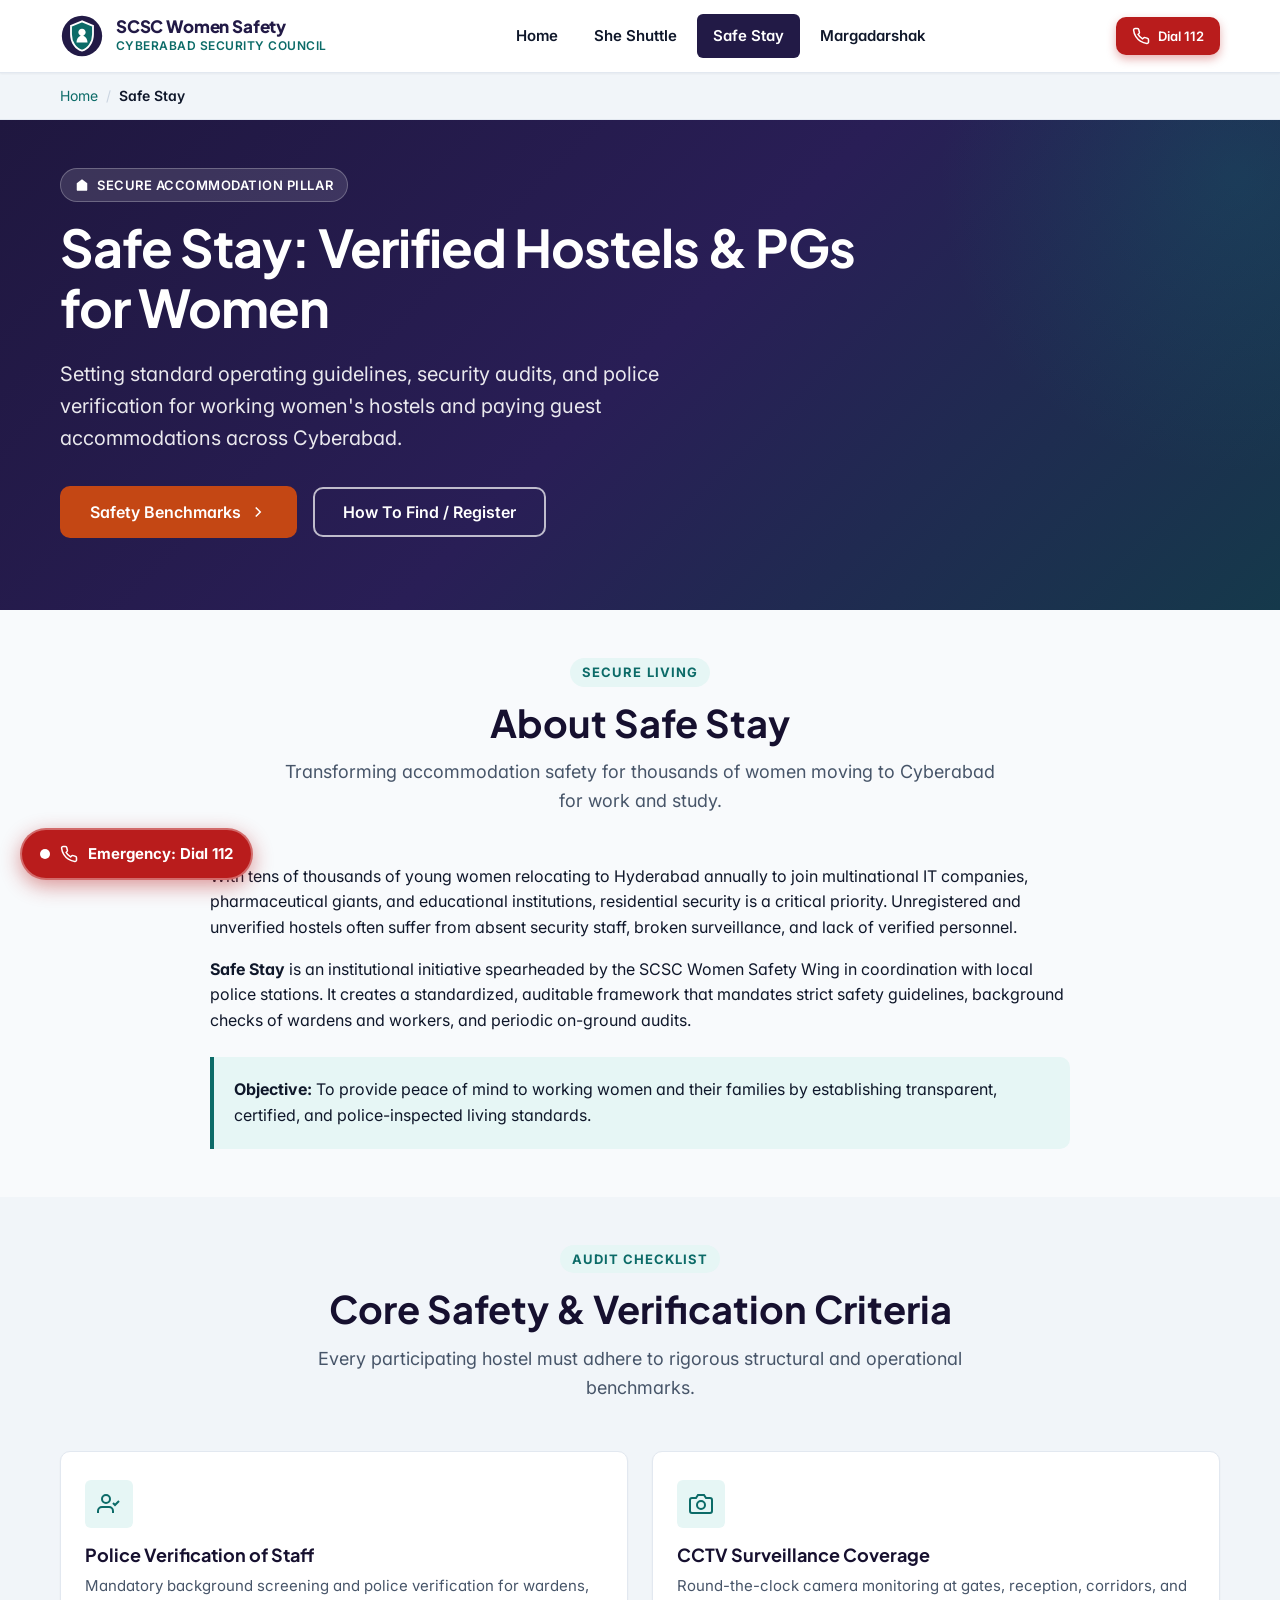
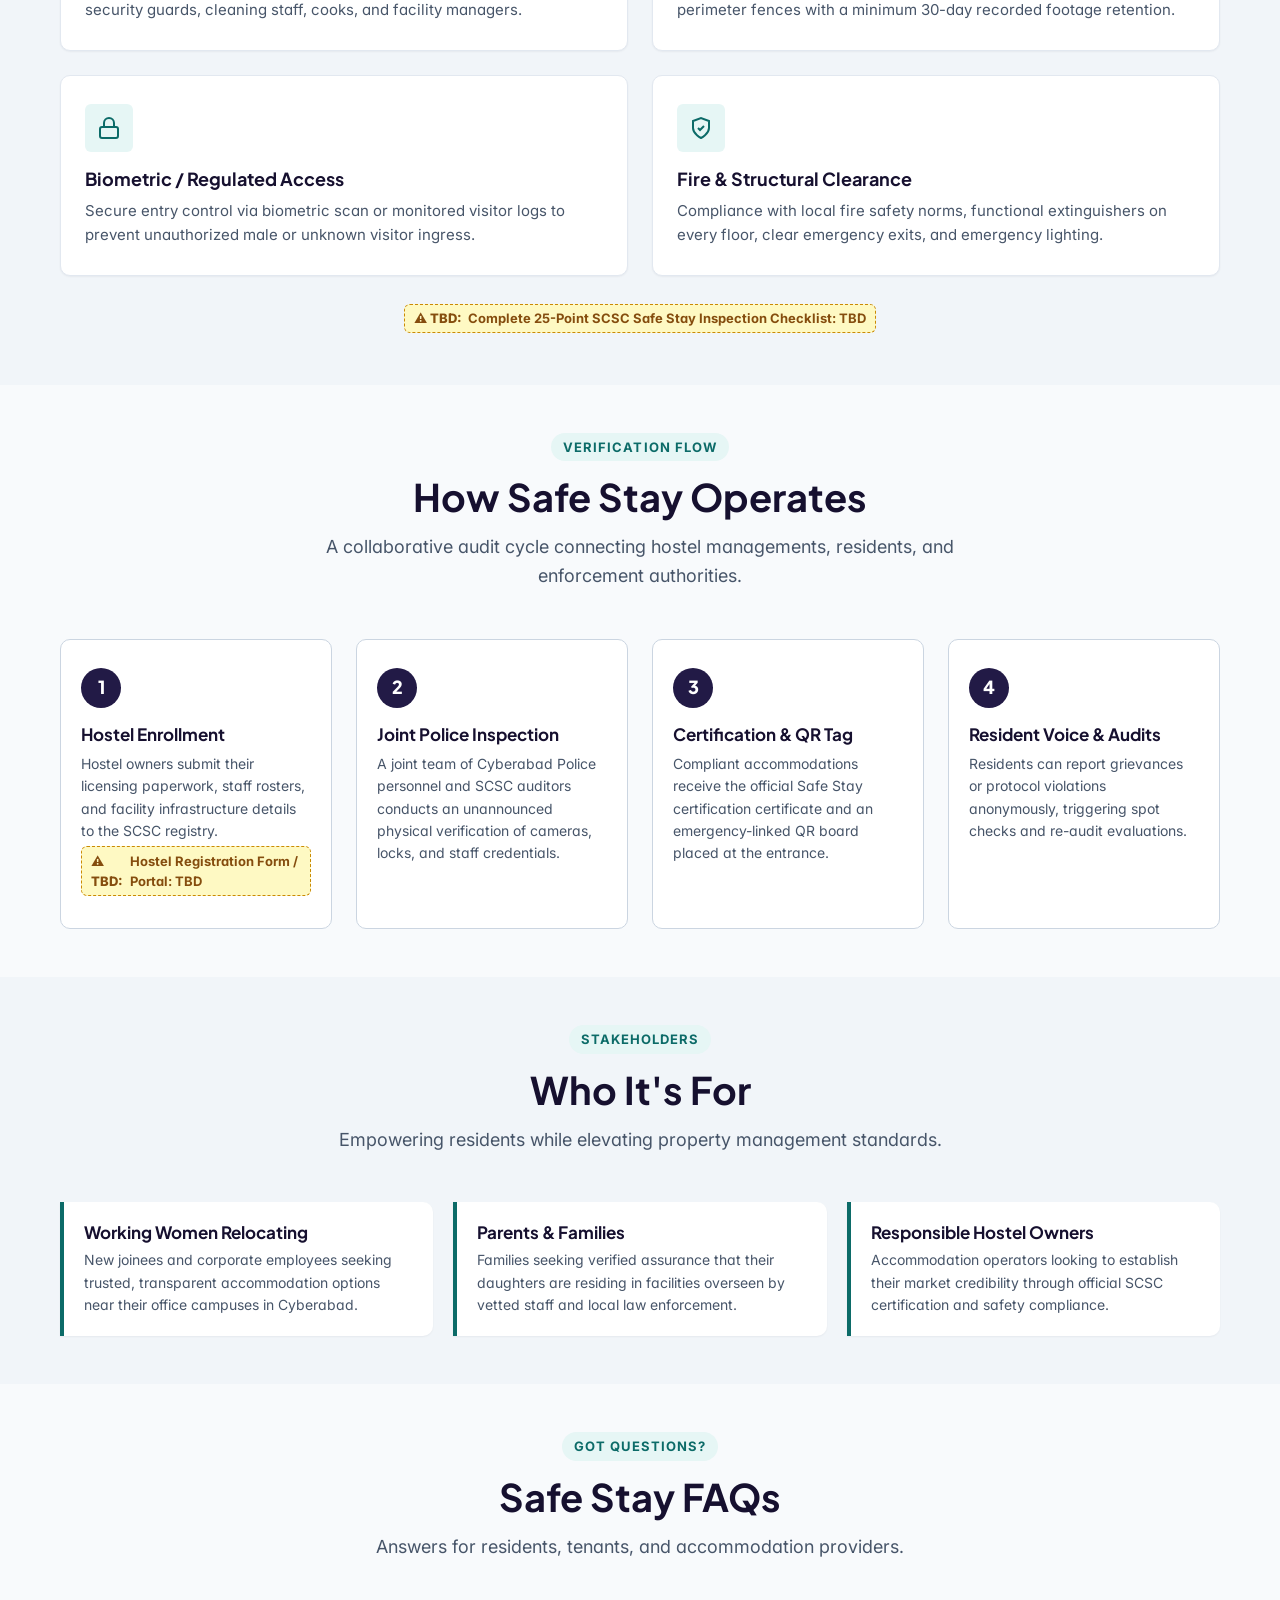
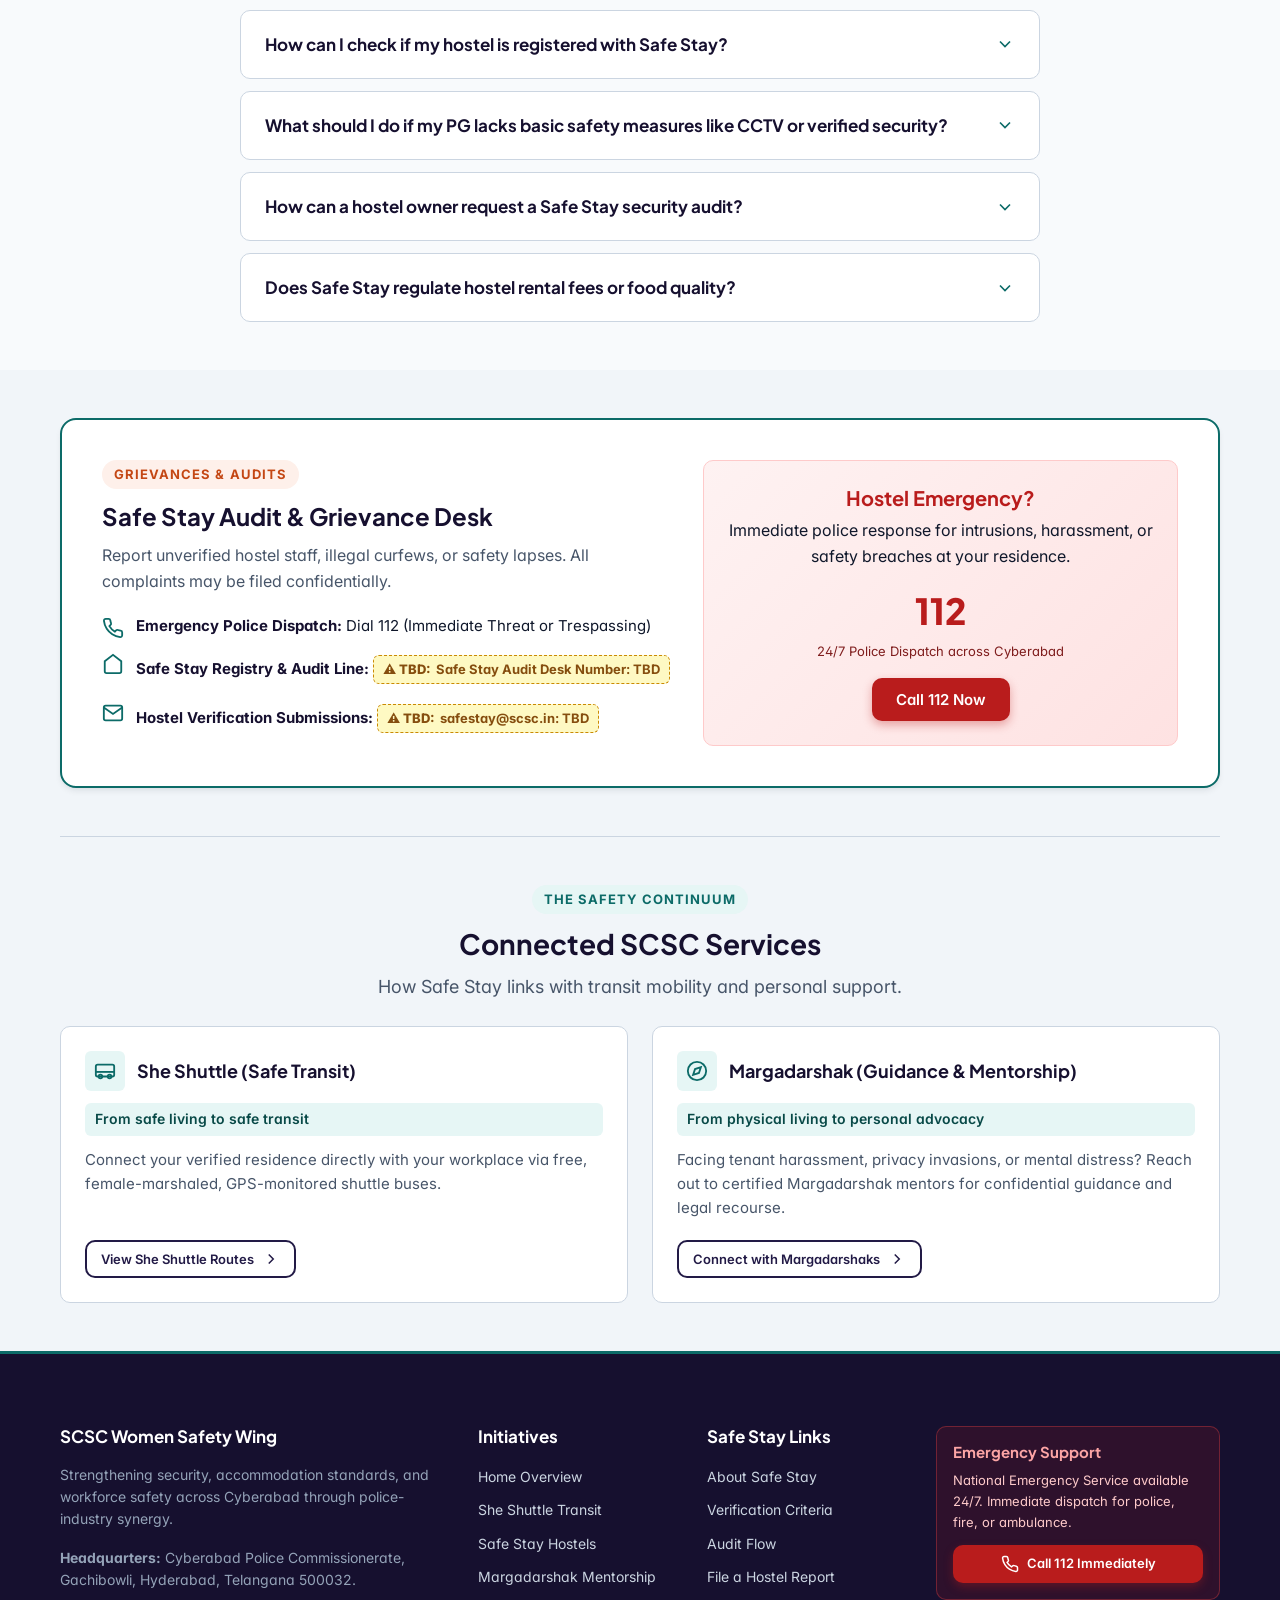
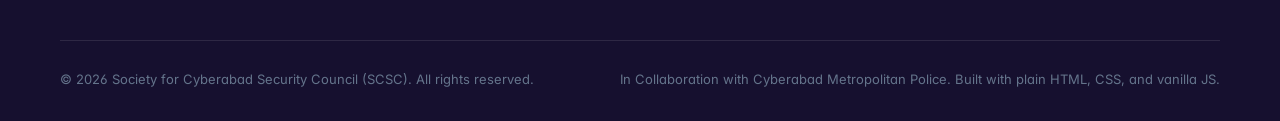
<file: safe-stay.html>
<!DOCTYPE html>
<html lang="en">
<head>
  <meta charset="UTF-8">
  <meta name="viewport" content="width=device-width, initial-scale=1.0">
  <title>Safe Stay | SCSC Women Safety Wing</title>
  <meta name="description" content="Safe Stay by SCSC: Safety guidelines, police verification, and security audits for working women's hostels and PGs across Cyberabad.">
  
  <!-- Open Graph Meta Tags -->
  <meta property="og:title" content="Safe Stay | SCSC Women Safety Wing">
  <meta property="og:description" content="Audited and verified accommodation standards for working women and students in Cyberabad.">
  <meta property="og:type" content="website">
  <meta property="og:site_name" content="SCSC Women Safety Wing">
  <meta property="og:locale" content="en_IN">

  <!-- Google Fonts & Fallbacks -->
  <link rel="preconnect" href="https://fonts.googleapis.com">
  <link rel="preconnect" href="https://fonts.gstatic.com" crossorigin>
  <link href="https://fonts.googleapis.com/css2?family=Inter:wght@400;500;600;700&family=Plus+Jakarta+Sans:wght@700;800&display=swap" rel="stylesheet">
  
  <!-- Shared Stylesheet -->
  <link rel="stylesheet" href="styles.css">
</head>
<body>
  <!-- Accessible Skip to Content Link -->
  <a href="#main-content" class="skip-link">Skip to main content</a>

  <!-- Sticky Emergency Dial 112 Button -->
  <a href="tel:112" class="emergency-sticky" aria-label="Emergency Assistance: Dial 112 directly">
    <span class="emergency-sticky__pulse" aria-hidden="true"></span>
    <svg class="btn-icon" viewBox="0 0 24 24" fill="none" stroke="currentColor" stroke-width="2" stroke-linecap="round" stroke-linejoin="round" aria-hidden="true">
      <path d="M22 16.92v3a2 2 0 0 1-2.18 2 19.79 19.79 0 0 1-8.63-3.07 19.5 19.5 0 0 1-6-6 19.79 19.79 0 0 1-3.07-8.67A2 2 0 0 1 4.11 2h3a2 2 0 0 1 2 1.72 12.84 12.84 0 0 0 .7 2.81 2 2 0 0 1-.45 2.11L8.09 9.91a16 16 0 0 0 6 6l1.27-1.27a2 2 0 0 1 2.11-.45 12.84 12.84 0 0 0 2.81.7A2 2 0 0 1 22 16.92z"/>
    </svg>
    <span>Emergency: Dial 112</span>
  </a>

  <!-- Back to Top Button -->
  <button type="button" class="back-to-top" id="backToTop" aria-label="Back to top of page">
    <svg width="20" height="20" viewBox="0 0 24 24" fill="none" stroke="currentColor" stroke-width="2.5" stroke-linecap="round" stroke-linejoin="round" aria-hidden="true">
      <line x1="12" y1="19" x2="12" y2="5"></line>
      <polyline points="5 12 12 5 19 12"></polyline>
    </svg>
  </button>

  <!-- Shared Header -->
  <header class="site-header" role="banner">
    <div class="container header__inner">
      <a href="index.html" class="brand" aria-label="SCSC Women Safety Wing Home">
        <svg class="brand__logo" viewBox="0 0 48 48" fill="none" xmlns="http://www.w3.org/2000/svg" aria-hidden="true">
          <circle cx="24" cy="24" r="22" fill="#221a46"/>
          <path d="M24 8L12 13V22C12 30.5 17.1 38.4 24 40C30.9 38.4 36 30.5 36 22V13L24 8Z" fill="#0c6b68" stroke="#ffffff" stroke-width="2"/>
          <path d="M24 16C21.8 16 20 17.8 20 20C20 21.7 21.1 23.1 22.6 23.7C19.8 24.8 18 27.6 18 31H30C30 27.6 28.2 24.8 25.4 23.7C26.9 23.1 28 21.7 28 20C28 17.8 26.2 16 24 16Z" fill="#ffffff"/>
        </svg>
        <div class="brand__text">
          <span class="brand__title">SCSC Women Safety</span>
          <span class="brand__subtitle">Cyberabad Security Council</span>
        </div>
      </a>

      <!-- Mobile Hamburger Button -->
      <button type="button" class="nav-toggle" aria-expanded="false" aria-controls="primary-nav" aria-label="Toggle navigation menu">
        <span class="nav-toggle__bar"></span>
        <span class="nav-toggle__bar"></span>
        <span class="nav-toggle__bar"></span>
      </button>

      <!-- Primary Navigation -->
      <nav id="primary-nav" class="primary-nav" aria-label="Primary Navigation">
        <ul class="nav__list">
          <li class="nav__item">
            <a href="index.html" class="nav__link">Home</a>
          </li>
          <li class="nav__item">
            <a href="she-shuttle.html" class="nav__link">She Shuttle</a>
          </li>
          <li class="nav__item">
            <a href="safe-stay.html" class="nav__link nav__link--active" aria-current="page">Safe Stay</a>
          </li>
          <li class="nav__item">
            <a href="margadarshak.html" class="nav__link">Margadarshak</a>
          </li>
        </ul>
      </nav>

      <div class="header__actions">
        <a href="tel:112" class="btn btn--emergency btn--sm" aria-label="Call Emergency 112">
          <svg class="btn-icon" viewBox="0 0 24 24" fill="none" stroke="currentColor" stroke-width="2" aria-hidden="true">
            <path d="M22 16.92v3a2 2 0 0 1-2.18 2 19.79 19.79 0 0 1-8.63-3.07 19.5 19.5 0 0 1-6-6 19.79 19.79 0 0 1-3.07-8.67A2 2 0 0 1 4.11 2h3a2 2 0 0 1 2 1.72 12.84 12.84 0 0 0 .7 2.81 2 2 0 0 1-.45 2.11L8.09 9.91a16 16 0 0 0 6 6l1.27-1.27a2 2 0 0 1 2.11-.45 12.84 12.84 0 0 0 2.81.7A2 2 0 0 1 22 16.92z"/>
          </svg>
          <span>Dial 112</span>
        </a>
      </div>
    </div>
  </header>

  <!-- Breadcrumbs -->
  <div class="breadcrumbs-bar">
    <div class="container">
      <nav class="breadcrumbs" aria-label="Breadcrumb">
        <ol class="breadcrumbs__list">
          <li class="breadcrumbs__item"><a href="index.html" class="breadcrumbs__link">Home</a></li>
          <li class="breadcrumbs__item breadcrumbs__item--current" aria-current="page">Safe Stay</li>
        </ol>
      </nav>
    </div>
  </div>

  <!-- Main Content -->
  <main id="main-content" class="site-main">
    <!-- Initiative Hero -->
    <section class="hero hero--initiative" aria-labelledby="safe-stay-title">
      <div class="container">
        <div class="hero__content">
          <div class="hero__badge">
            <svg width="14" height="14" viewBox="0 0 24 24" fill="currentColor" aria-hidden="true">
              <path d="M3 9l9-7 9 7v11a2 2 0 0 1-2 2H5a2 2 0 0 1-2-2z"></path>
            </svg>
            <span>Secure Accommodation Pillar</span>
          </div>
          <h1 id="safe-stay-title" class="hero__title">Safe Stay: Verified Hostels &amp; PGs for Women</h1>
          <p class="hero__subtitle">
            <!-- TODO: Verify and update full official Safe Stay description -->
            Setting standard operating guidelines, security audits, and police verification for working women's hostels and paying guest accommodations across Cyberabad.
          </p>
          <div class="hero__actions">
            <a href="#criteria" class="btn btn--accent btn--lg">
              <span>Safety Benchmarks</span>
              <svg class="btn-icon" viewBox="0 0 24 24" fill="none" stroke="currentColor" stroke-width="2" aria-hidden="true">
                <polyline points="9 18 15 12 9 6"></polyline>
              </svg>
            </a>
            <a href="#how-it-works" class="btn btn--outline-white btn--lg">
              <span>How To Find / Register</span>
            </a>
          </div>
        </div>
      </div>
    </section>

    <!-- About Safe Stay -->
    <section class="section" aria-labelledby="about-safestay-title">
      <div class="container">
        <div class="section__header">
          <span class="section__tag">Secure Living</span>
          <h2 id="about-safestay-title" class="section__title">About Safe Stay</h2>
          <p class="section__description">
            Transforming accommodation safety for thousands of women moving to Cyberabad for work and study.
          </p>
        </div>

        <div style="max-width: 860px; margin-inline: auto;">
          <!-- TODO: Update Safe Stay official history and audit committee details -->
          <p>
            With tens of thousands of young women relocating to Hyderabad annually to join multinational IT companies, pharmaceutical giants, and educational institutions, residential security is a critical priority. Unregistered and unverified hostels often suffer from absent security staff, broken surveillance, and lack of verified personnel.
          </p>
          <p>
            <strong>Safe Stay</strong> is an institutional initiative spearheaded by the SCSC Women Safety Wing in coordination with local police stations. It creates a standardized, auditable framework that mandates strict safety guidelines, background checks of wardens and workers, and periodic on-ground audits.
          </p>
          <div style="background-color: var(--color-teal-light); border-left: 4px solid var(--color-teal); padding: 1.25rem; border-radius: 0 var(--radius-md) var(--radius-md) 0; margin-top: 1.5rem;">
            <strong>Objective:</strong> To provide peace of mind to working women and their families by establishing transparent, certified, and police-inspected living standards.
          </div>
        </div>
      </div>
    </section>

    <!-- Key Features / Safety Criteria -->
    <section id="criteria" class="section section--alt" aria-labelledby="features-safestay-title">
      <div class="container">
        <div class="section__header">
          <span class="section__tag">Audit Checklist</span>
          <h2 id="features-safestay-title" class="section__title">Core Safety &amp; Verification Criteria</h2>
          <p class="section__description">
            Every participating hostel must adhere to rigorous structural and operational benchmarks.
          </p>
        </div>

        <div class="feature-grid">
          <div class="feature-card">
            <div class="feature-card__icon">
              <svg width="24" height="24" viewBox="0 0 24 24" fill="none" stroke="currentColor" stroke-width="2" aria-hidden="true">
                <path d="M16 21v-2a4 4 0 0 0-4-4H5a4 4 0 0 0-4 4v2"></path>
                <circle cx="9" cy="7" r="4"></circle>
                <polyline points="16 11 18 13 22 9"></polyline>
              </svg>
            </div>
            <h3 class="feature-card__title">Police Verification of Staff</h3>
            <p class="feature-card__desc">
              Mandatory background screening and police verification for wardens, security guards, cleaning staff, cooks, and facility managers.
            </p>
          </div>

          <div class="feature-card">
            <div class="feature-card__icon">
              <svg width="24" height="24" viewBox="0 0 24 24" fill="none" stroke="currentColor" stroke-width="2" aria-hidden="true">
                <path d="M23 19a2 2 0 0 1-2 2H3a2 2 0 0 1-2-2V8a2 2 0 0 1 2-2h4l2-3h6l2 3h4a2 2 0 0 1 2 2z"></path>
                <circle cx="12" cy="13" r="4"></circle>
              </svg>
            </div>
            <h3 class="feature-card__title">CCTV Surveillance Coverage</h3>
            <p class="feature-card__desc">
              Round-the-clock camera monitoring at gates, reception, corridors, and perimeter fences with a minimum 30-day recorded footage retention.
            </p>
          </div>

          <div class="feature-card">
            <div class="feature-card__icon">
              <svg width="24" height="24" viewBox="0 0 24 24" fill="none" stroke="currentColor" stroke-width="2" aria-hidden="true">
                <rect x="3" y="11" width="18" height="11" rx="2" ry="2"></rect>
                <path d="M7 11V7a5 5 0 0 1 10 0v4"></path>
              </svg>
            </div>
            <h3 class="feature-card__title">Biometric / Regulated Access</h3>
            <p class="feature-card__desc">
              Secure entry control via biometric scan or monitored visitor logs to prevent unauthorized male or unknown visitor ingress.
            </p>
          </div>

          <div class="feature-card">
            <div class="feature-card__icon">
              <svg width="24" height="24" viewBox="0 0 24 24" fill="none" stroke="currentColor" stroke-width="2" aria-hidden="true">
                <path d="M12 22s8-4 8-10V5l-8-3-8 3v7c0 6 8 10 8 10z"></path>
                <polyline points="9 12 11 14 15 10"></polyline>
              </svg>
            </div>
            <h3 class="feature-card__title">Fire &amp; Structural Clearance</h3>
            <p class="feature-card__desc">
              <!-- TODO: Confirm exact municipal fire safety certification requirements -->
              Compliance with local fire safety norms, functional extinguishers on every floor, clear emergency exits, and emergency lighting.
            </p>
          </div>
        </div>

        <div style="margin-top: 1.5rem; text-align: center;">
          <span class="placeholder-badge">Complete 25-Point SCSC Safe Stay Inspection Checklist: TBD</span>
        </div>
      </div>
    </section>

    <!-- How It Works (Numbered Steps) -->
    <section id="how-it-works" class="section" aria-labelledby="how-safestay-title">
      <div class="container">
        <div class="section__header">
          <span class="section__tag">Verification Flow</span>
          <h2 id="how-safestay-title" class="section__title">How Safe Stay Operates</h2>
          <p class="section__description">
            A collaborative audit cycle connecting hostel managements, residents, and enforcement authorities.
          </p>
        </div>

        <ol class="steps-list">
          <li class="step-card">
            <span class="step-card__number">1</span>
            <h3 class="step-card__title">Hostel Enrollment</h3>
            <!-- TODO: Add link to official Safe Stay registration form or portal -->
            <p class="step-card__desc">
              Hostel owners submit their licensing paperwork, staff rosters, and facility infrastructure details to the SCSC registry.
              <span class="placeholder-badge">Hostel Registration Form / Portal: TBD</span>
            </p>
          </li>

          <li class="step-card">
            <span class="step-card__number">2</span>
            <h3 class="step-card__title">Joint Police Inspection</h3>
            <p class="step-card__desc">
              A joint team of Cyberabad Police personnel and SCSC auditors conducts an unannounced physical verification of cameras, locks, and staff credentials.
            </p>
          </li>

          <li class="step-card">
            <span class="step-card__number">3</span>
            <h3 class="step-card__title">Certification &amp; QR Tag</h3>
            <p class="step-card__desc">
              Compliant accommodations receive the official Safe Stay certification certificate and an emergency-linked QR board placed at the entrance.
            </p>
          </li>

          <li class="step-card">
            <span class="step-card__number">4</span>
            <h3 class="step-card__title">Resident Voice &amp; Audits</h3>
            <p class="step-card__desc">
              Residents can report grievances or protocol violations anonymously, triggering spot checks and re-audit evaluations.
            </p>
          </li>
        </ol>
      </div>
    </section>

    <!-- Who It's For -->
    <section class="section section--alt" aria-labelledby="audience-safestay-title">
      <div class="container">
        <div class="section__header">
          <span class="section__tag">Stakeholders</span>
          <h2 id="audience-safestay-title" class="section__title">Who It's For</h2>
          <p class="section__description">
            Empowering residents while elevating property management standards.
          </p>
        </div>

        <div class="audience-grid">
          <div class="audience-card">
            <h3 class="audience-card__title">Working Women Relocating</h3>
            <p class="audience-card__desc">
              New joinees and corporate employees seeking trusted, transparent accommodation options near their office campuses in Cyberabad.
            </p>
          </div>

          <div class="audience-card">
            <h3 class="audience-card__title">Parents &amp; Families</h3>
            <p class="audience-card__desc">
              Families seeking verified assurance that their daughters are residing in facilities overseen by vetted staff and local law enforcement.
            </p>
          </div>

          <div class="audience-card">
            <h3 class="audience-card__title">Responsible Hostel Owners</h3>
            <p class="audience-card__desc">
              Accommodation operators looking to establish their market credibility through official SCSC certification and safety compliance.
            </p>
          </div>
        </div>
      </div>
    </section>

    <!-- FAQ Accordion -->
    <section class="section" aria-labelledby="faq-safestay-title">
      <div class="container">
        <div class="section__header">
          <span class="section__tag">Got Questions?</span>
          <h2 id="faq-safestay-title" class="section__title">Safe Stay FAQs</h2>
          <p class="section__description">
            Answers for residents, tenants, and accommodation providers.
          </p>
        </div>

        <div class="accordion">
          <div class="accordion__item">
            <button type="button" class="accordion__trigger" aria-expanded="false" aria-controls="faq-safe-1">
              <span>How can I check if my hostel is registered with Safe Stay?</span>
              <svg class="accordion__icon" viewBox="0 0 24 24" fill="none" stroke="currentColor" stroke-width="2" aria-hidden="true">
                <polyline points="6 9 12 15 18 9"></polyline>
              </svg>
            </button>
            <div id="faq-safe-1" class="accordion__panel" hidden>
              <!-- TODO: Insert link to verified hostel list / directory once published by SCSC -->
              <p>
                Look for the official SCSC Safe Stay QR certificate posted at the hostel reception or entrance. You can also verify hostel status directly with the SCSC Safe Stay Helpdesk.
                <span class="placeholder-badge">Online Hostel Directory URL: TBD</span>
              </p>
            </div>
          </div>

          <div class="accordion__item">
            <button type="button" class="accordion__trigger" aria-expanded="false" aria-controls="faq-safe-2">
              <span>What should I do if my PG lacks basic safety measures like CCTV or verified security?</span>
              <svg class="accordion__icon" viewBox="0 0 24 24" fill="none" stroke="currentColor" stroke-width="2" aria-hidden="true">
                <polyline points="6 9 12 15 18 9"></polyline>
              </svg>
            </button>
            <div id="faq-safe-2" class="accordion__panel" hidden>
              <!-- TODO: Add exact complaint email / portal for hostel grievances -->
              <p>
                You can submit an anonymous report to the SCSC Women Safety Wing or notify the Cyberabad SHE Teams. SCSC coordinates with local precinct police to inspect the premises and mandate corrective actions.
              </p>
            </div>
          </div>

          <div class="accordion__item">
            <button type="button" class="accordion__trigger" aria-expanded="false" aria-controls="faq-safe-3">
              <span>How can a hostel owner request a Safe Stay security audit?</span>
              <svg class="accordion__icon" viewBox="0 0 24 24" fill="none" stroke="currentColor" stroke-width="2" aria-hidden="true">
                <polyline points="6 9 12 15 18 9"></polyline>
              </svg>
            </button>
            <div id="faq-safe-3" class="accordion__panel" hidden>
              <!-- TODO: Add hostel owner onboarding instructions -->
              <p>
                Hostel operators can register through the SCSC Women Safety Wing desk, submitting staff documentation for police verification and scheduling a baseline premises inspection.
              </p>
            </div>
          </div>

          <div class="accordion__item">
            <button type="button" class="accordion__trigger" aria-expanded="false" aria-controls="faq-safe-4">
              <span>Does Safe Stay regulate hostel rental fees or food quality?</span>
              <svg class="accordion__icon" viewBox="0 0 24 24" fill="none" stroke="currentColor" stroke-width="2" aria-hidden="true">
                <polyline points="6 9 12 15 18 9"></polyline>
              </svg>
            </button>
            <div id="faq-safe-4" class="accordion__panel" hidden>
              <p>
                Safe Stay strictly focuses on physical security, police verification of staff, emergency preparedness, and tenant protection. Commercial pricing and meal contracts remain between the resident and the property owner.
              </p>
            </div>
          </div>
        </div>
      </div>
    </section>

    <!-- Contact / Report / Help Block -->
    <section class="section section--alt" aria-labelledby="contact-safestay-title">
      <div class="container">
        <div class="contact-box">
          <div>
            <span class="section__tag section__tag--accent">Grievances &amp; Audits</span>
            <h2 id="contact-safestay-title" class="contact-box__title">Safe Stay Audit &amp; Grievance Desk</h2>
            <p class="contact-box__text">
              Report unverified hostel staff, illegal curfews, or safety lapses. All complaints may be filed confidentially.
            </p>

            <ul class="contact-channels">
              <li class="contact-channel">
                <svg class="contact-channel__icon" viewBox="0 0 24 24" fill="none" stroke="currentColor" stroke-width="2" aria-hidden="true">
                  <path d="M22 16.92v3a2 2 0 0 1-2.18 2 19.79 19.79 0 0 1-8.63-3.07 19.5 19.5 0 0 1-6-6 19.79 19.79 0 0 1-3.07-8.67A2 2 0 0 1 4.11 2h3a2 2 0 0 1 2 1.72 12.84 12.84 0 0 0 .7 2.81 2 2 0 0 1-.45 2.11L8.09 9.91a16 16 0 0 0 6 6l1.27-1.27a2 2 0 0 1 2.11-.45 12.84 12.84 0 0 0 2.81.7A2 2 0 0 1 22 16.92z"/>
                </svg>
                <div>
                  <strong>Emergency Police Dispatch:</strong> Dial 112 (Immediate Threat or Trespassing)
                </div>
              </li>
              <li class="contact-channel">
                <svg class="contact-channel__icon" viewBox="0 0 24 24" fill="none" stroke="currentColor" stroke-width="2" aria-hidden="true">
                  <path d="M3 9l9-7 9 7v11a2 2 0 0 1-2 2H5a2 2 0 0 1-2-2z"></path>
                </svg>
                <div>
                  <!-- TODO: Add official Safe Stay hostel grievance phone number -->
                  <strong>Safe Stay Registry &amp; Audit Line:</strong>
                  <span class="placeholder-badge">Safe Stay Audit Desk Number: TBD</span>
                </div>
              </li>
              <li class="contact-channel">
                <svg class="contact-channel__icon" viewBox="0 0 24 24" fill="none" stroke="currentColor" stroke-width="2" aria-hidden="true">
                  <path d="M4 4h16c1.1 0 2 .9 2 2v12c0 1.1-.9 2-2 2H4c-1.1 0-2-.9-2-2V6c0-1.1.9-2 2-2z"></path>
                  <polyline points="22,6 12,13 2,6"></polyline>
                </svg>
                <div>
                  <!-- TODO: Add official Safe Stay email address -->
                  <strong>Hostel Verification Submissions:</strong>
                  <span class="placeholder-badge">safestay@scsc.in: TBD</span>
                </div>
              </li>
            </ul>
          </div>

          <div class="emergency-callout">
            <h3 class="emergency-callout__title">Hostel Emergency?</h3>
            <p>Immediate police response for intrusions, harassment, or safety breaches at your residence.</p>
            <a href="tel:112" class="emergency-callout__number">112</a>
            <span class="emergency-callout__desc">24/7 Police Dispatch across Cyberabad</span>
            <div class="mt-1">
              <a href="tel:112" class="btn btn--emergency">
                <span>Call 112 Now</span>
              </a>
            </div>
          </div>
        </div>

        <!-- Related Services Section -->
        <div class="related-services">
          <div class="section__header" style="margin-bottom: 1.5rem;">
            <span class="section__tag">The Safety Continuum</span>
            <h3 class="section__title" style="font-size: 1.75rem;">Connected SCSC Services</h3>
            <p class="section__description">
              How Safe Stay links with transit mobility and personal support.
            </p>
          </div>

          <div class="related-grid">
            <!-- Link to She Shuttle -->
            <article class="related-card">
              <div class="related-card__header">
                <div class="related-card__icon">
                  <svg width="22" height="22" viewBox="0 0 24 24" fill="none" stroke="currentColor" stroke-width="2" aria-hidden="true">
                    <rect x="2" y="5" width="20" height="13" rx="2"></rect>
                    <line x1="2" y1="13" x2="22" y2="13"></line>
                    <circle cx="7" cy="18" r="2"></circle>
                    <circle cx="17" cy="18" r="2"></circle>
                  </svg>
                </div>
                <h4 class="related-card__title">She Shuttle (Safe Transit)</h4>
              </div>
              <span class="related-card__connection">From safe living to safe transit</span>
              <p class="related-card__desc">
                Connect your verified residence directly with your workplace via free, female-marshaled, GPS-monitored shuttle buses.
              </p>
              <div>
                <a href="she-shuttle.html" class="btn btn--outline btn--sm">
                  <span>View She Shuttle Routes</span>
                  <svg class="btn-icon" viewBox="0 0 24 24" fill="none" stroke="currentColor" stroke-width="2" aria-hidden="true">
                    <polyline points="9 18 15 12 9 6"></polyline>
                  </svg>
                </a>
              </div>
            </article>

            <!-- Link to Margadarshak -->
            <article class="related-card">
              <div class="related-card__header">
                <div class="related-card__icon">
                  <svg width="22" height="22" viewBox="0 0 24 24" fill="none" stroke="currentColor" stroke-width="2" aria-hidden="true">
                    <circle cx="12" cy="12" r="10"></circle>
                    <polygon points="16.24 7.76 14.12 14.12 7.76 16.24 9.88 9.88 16.24 7.76"></polygon>
                  </svg>
                </div>
                <h4 class="related-card__title">Margadarshak (Guidance &amp; Mentorship)</h4>
              </div>
              <span class="related-card__connection">From physical living to personal advocacy</span>
              <p class="related-card__desc">
                Facing tenant harassment, privacy invasions, or mental distress? Reach out to certified Margadarshak mentors for confidential guidance and legal recourse.
              </p>
              <div>
                <a href="margadarshak.html" class="btn btn--outline btn--sm">
                  <span>Connect with Margadarshaks</span>
                  <svg class="btn-icon" viewBox="0 0 24 24" fill="none" stroke="currentColor" stroke-width="2" aria-hidden="true">
                    <polyline points="9 18 15 12 9 6"></polyline>
                  </svg>
                </a>
              </div>
            </article>
          </div>
        </div>
      </div>
    </section>
  </main>

  <!-- Shared Footer -->
  <footer class="site-footer" role="contentinfo">
    <div class="container">
      <div class="footer__grid">
        <div>
          <h3 class="footer__title">SCSC Women Safety Wing</h3>
          <p class="footer__text">
            Strengthening security, accommodation standards, and workforce safety across Cyberabad through police-industry synergy.
          </p>
          <p class="footer__text">
            <strong>Headquarters:</strong> Cyberabad Police Commissionerate, Gachibowli, Hyderabad, Telangana 500032.
          </p>
        </div>

        <div>
          <h3 class="footer__title">Initiatives</h3>
          <ul class="footer__list">
            <li><a href="index.html" class="footer__link">Home Overview</a></li>
            <li><a href="she-shuttle.html" class="footer__link">She Shuttle Transit</a></li>
            <li><a href="safe-stay.html" class="footer__link">Safe Stay Hostels</a></li>
            <li><a href="margadarshak.html" class="footer__link">Margadarshak Mentorship</a></li>
          </ul>
        </div>

        <div>
          <h3 class="footer__title">Safe Stay Links</h3>
          <ul class="footer__list">
            <li><a href="#about-safestay-title" class="footer__link">About Safe Stay</a></li>
            <li><a href="#criteria" class="footer__link">Verification Criteria</a></li>
            <li><a href="#how-it-works" class="footer__link">Audit Flow</a></li>
            <li><a href="#contact-safestay-title" class="footer__link">File a Hostel Report</a></li>
          </ul>
        </div>

        <div>
          <div class="footer-emergency-box">
            <h4 class="footer-emergency-box__title">Emergency Support</h4>
            <p class="footer-emergency-box__desc">
              National Emergency Service available 24/7. Immediate dispatch for police, fire, or ambulance.
            </p>
            <a href="tel:112" class="btn btn--emergency btn--sm btn--full">
              <svg class="btn-icon" viewBox="0 0 24 24" fill="none" stroke="currentColor" stroke-width="2" aria-hidden="true">
                <path d="M22 16.92v3a2 2 0 0 1-2.18 2 19.79 19.79 0 0 1-8.63-3.07 19.5 19.5 0 0 1-6-6 19.79 19.79 0 0 1-3.07-8.67A2 2 0 0 1 4.11 2h3a2 2 0 0 1 2 1.72 12.84 12.84 0 0 0 .7 2.81 2 2 0 0 1-.45 2.11L8.09 9.91a16 16 0 0 0 6 6l1.27-1.27a2 2 0 0 1 2.11-.45 12.84 12.84 0 0 0 2.81.7A2 2 0 0 1 22 16.92z"/>
              </svg>
              <span>Call 112 Immediately</span>
            </a>
          </div>
        </div>
      </div>

      <div class="footer__bottom">
        <div>
          &copy; <span id="current-year">2026</span> Society for Cyberabad Security Council (SCSC). All rights reserved.
        </div>
        <div>
          In Collaboration with Cyberabad Metropolitan Police. Built with plain HTML, CSS, and vanilla JS.
        </div>
      </div>
    </div>
  </footer>

  <!-- Shared Script -->
  <script src="script.js"></script>
</body>
</html>
</file>
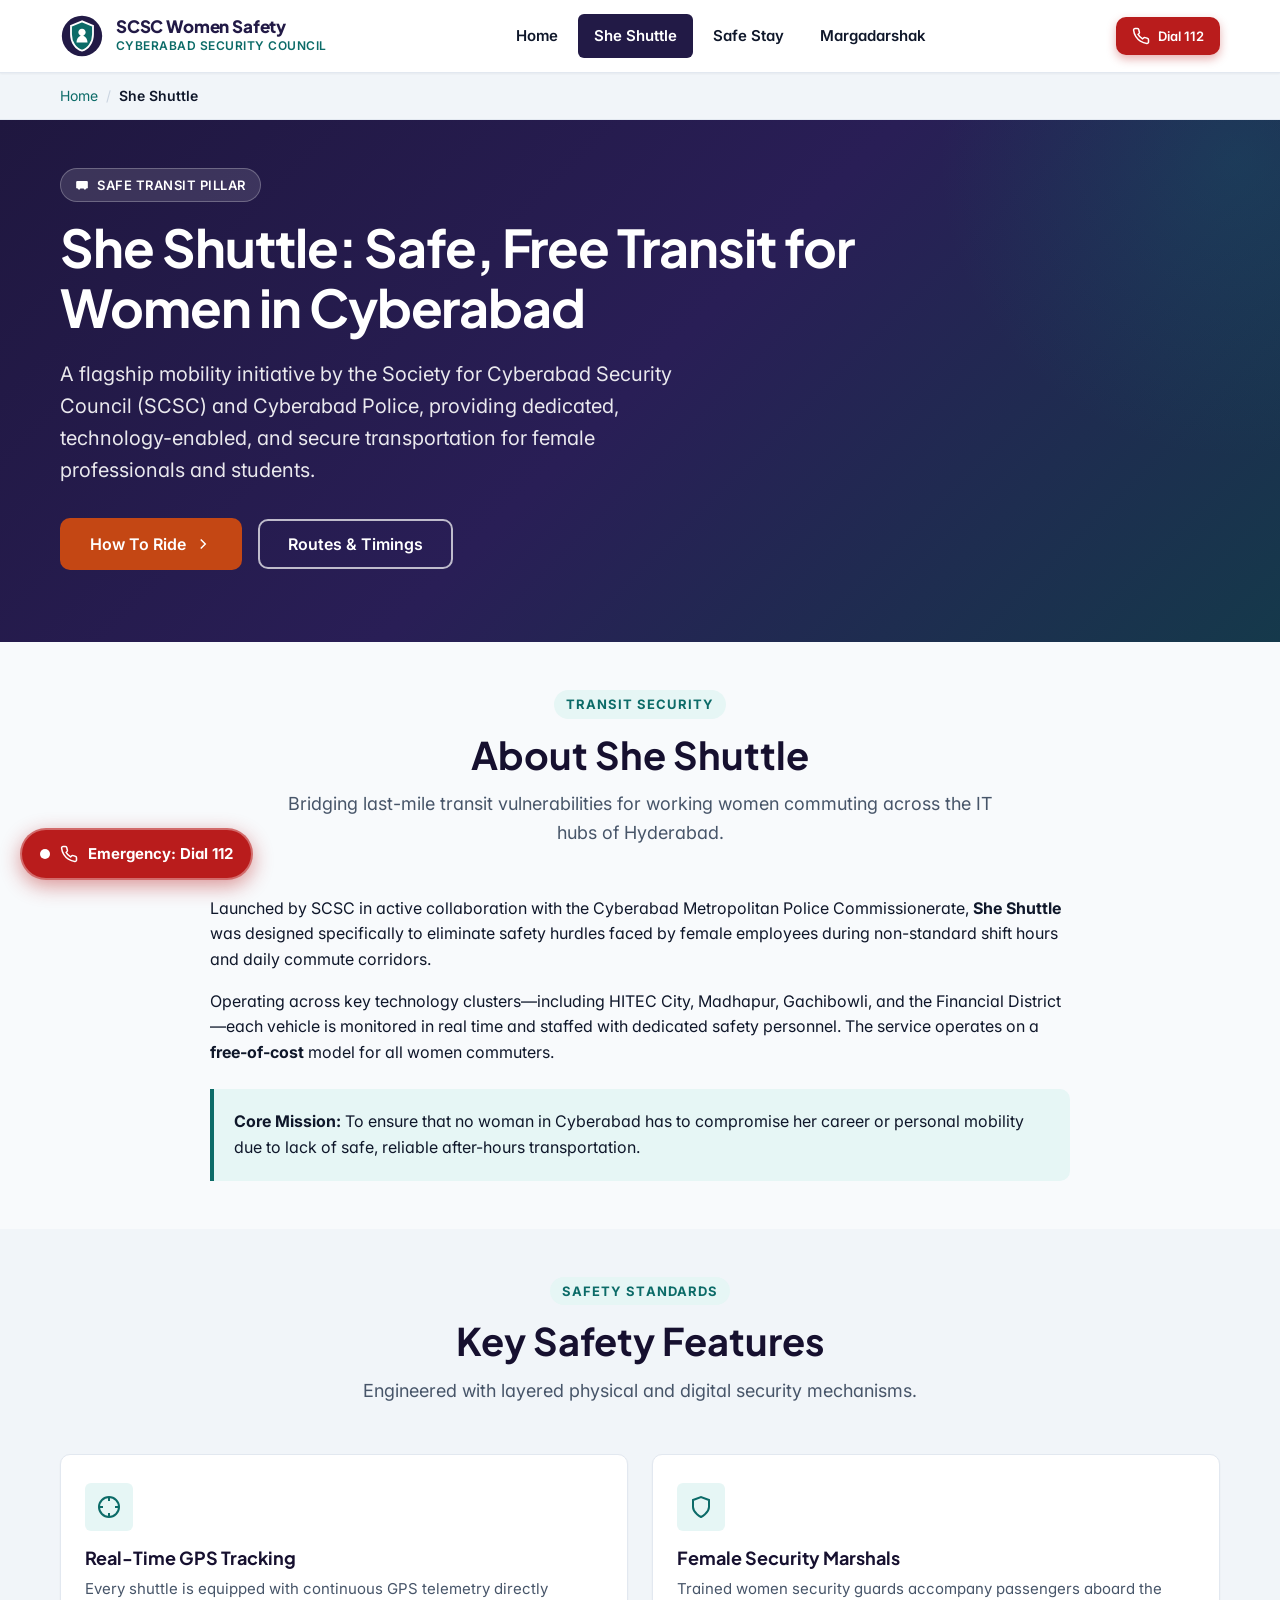
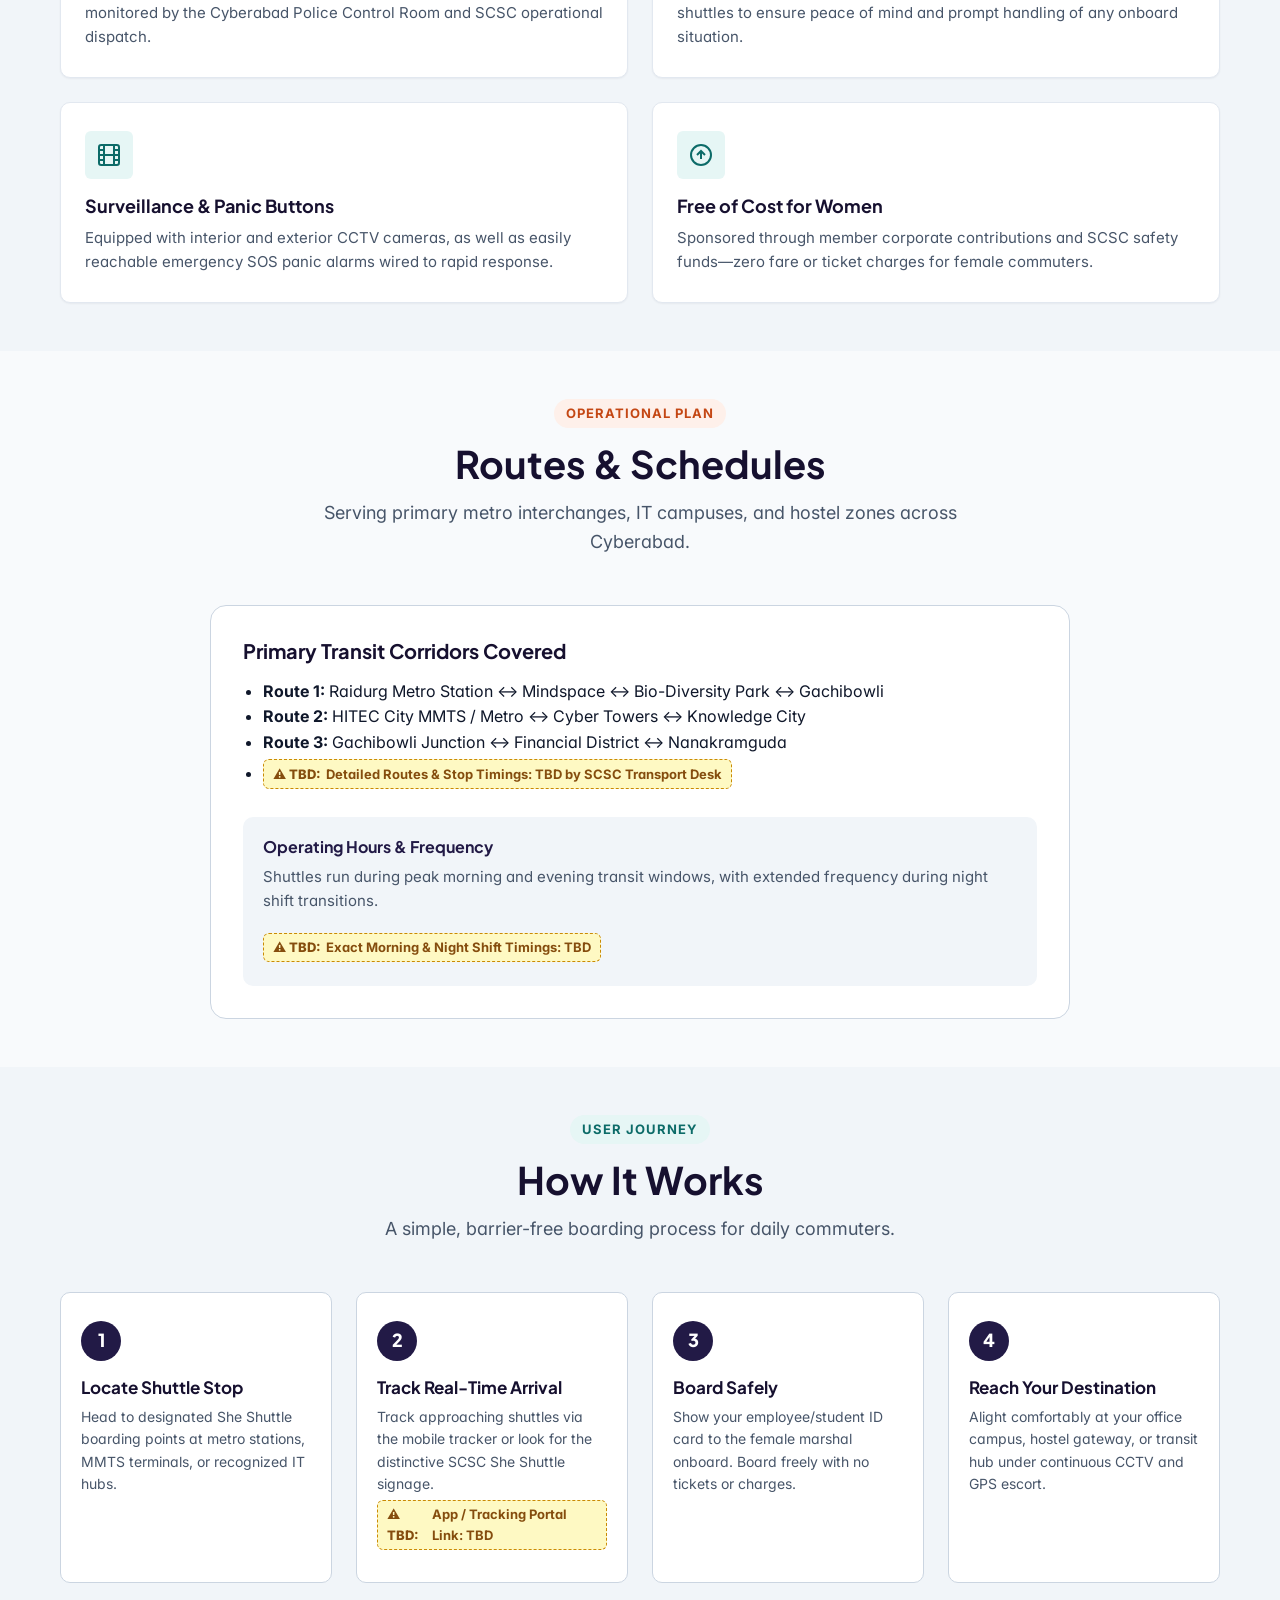
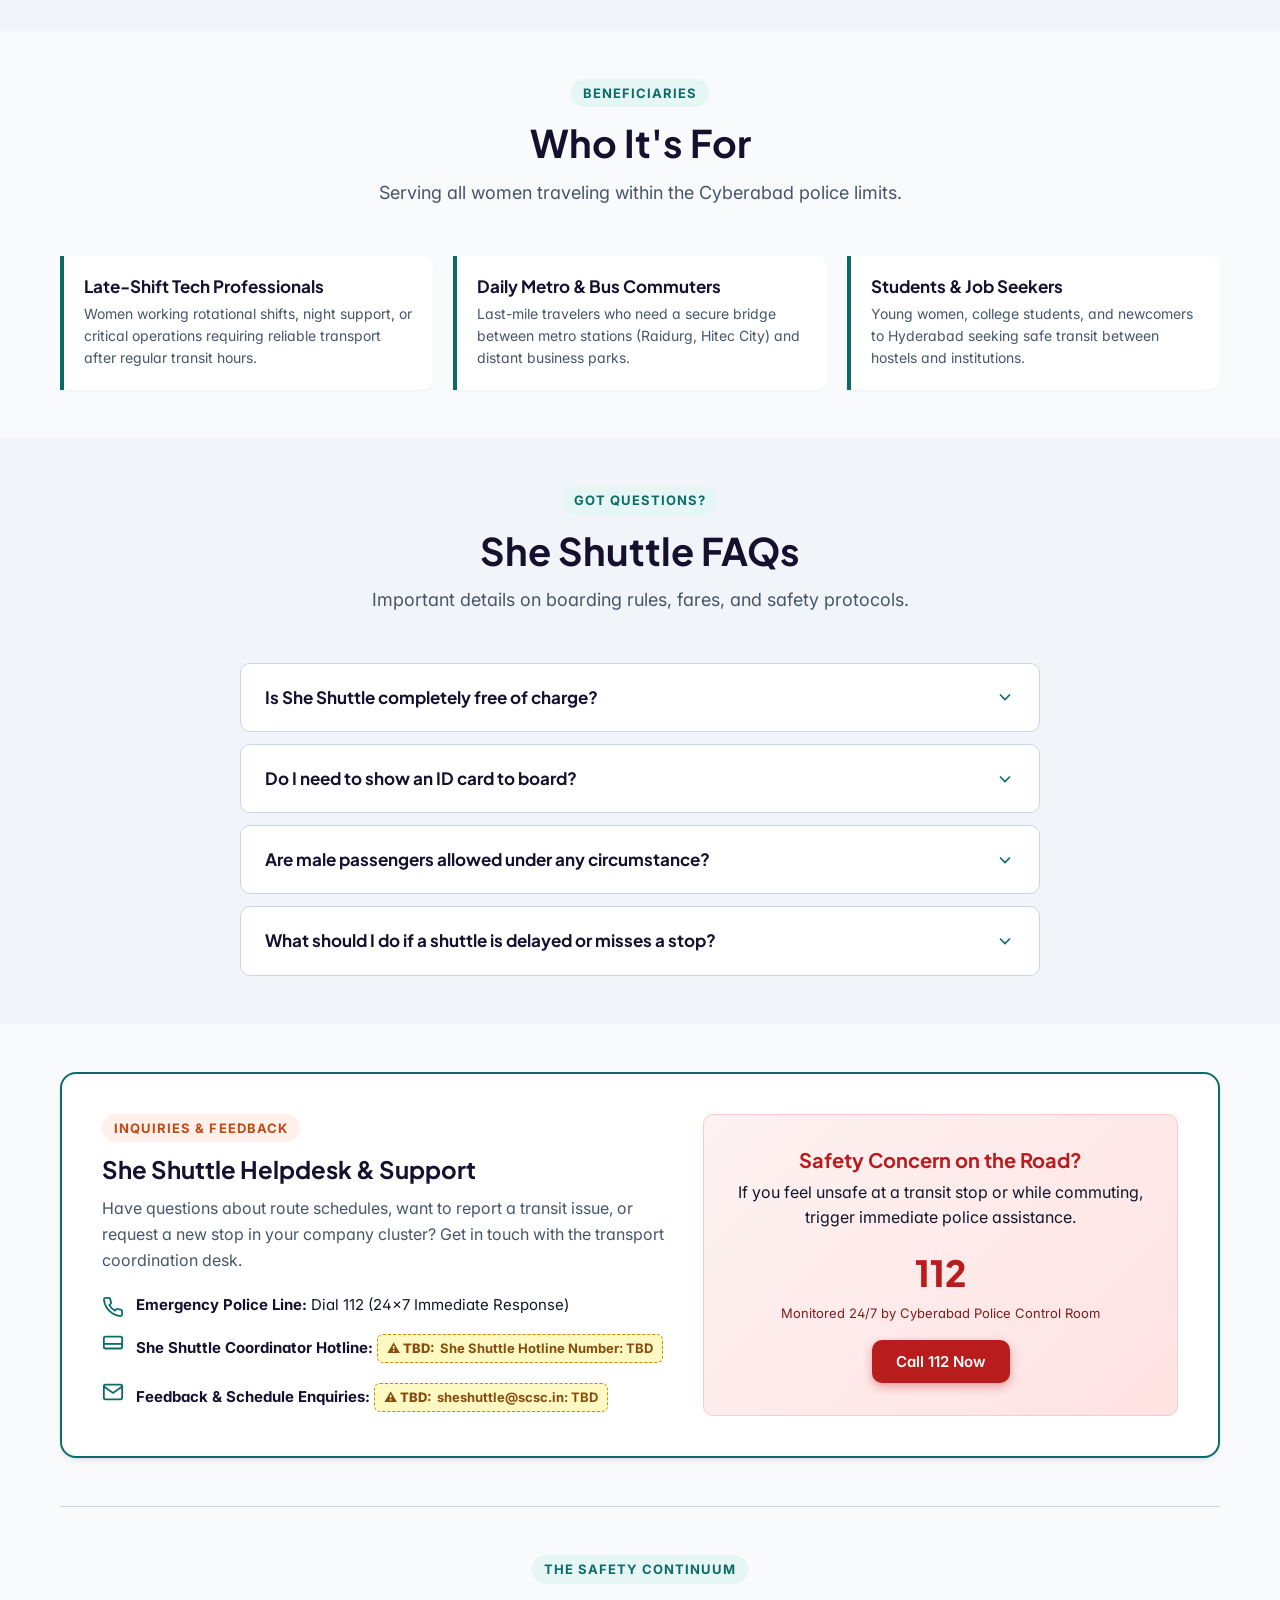
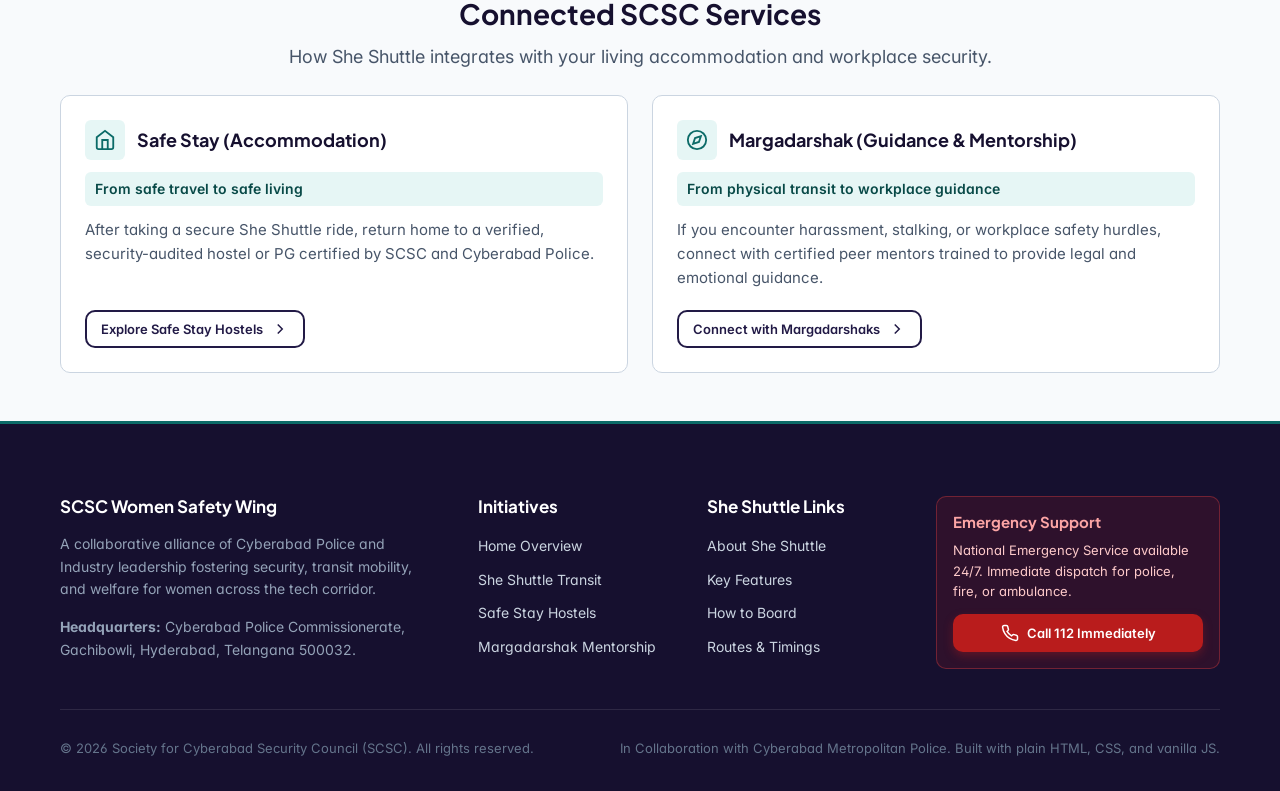
<file: she-shuttle.html>
<!DOCTYPE html>
<html lang="en">
<head>
  <meta charset="UTF-8">
  <meta name="viewport" content="width=device-width, initial-scale=1.0">
  <title>She Shuttle | SCSC Women Safety Wing</title>
  <meta name="description" content="She Shuttle by SCSC: Free, safe, and GPS-monitored smart mobility for female professionals, students, and commuters in the Cyberabad IT corridor.">
  
  <!-- Open Graph Meta Tags -->
  <meta property="og:title" content="She Shuttle | SCSC Women Safety Wing">
  <meta property="og:description" content="Safe, free transit for women across Cyberabad with real-time GPS tracking and female security marshals.">
  <meta property="og:type" content="website">
  <meta property="og:site_name" content="SCSC Women Safety Wing">
  <meta property="og:locale" content="en_IN">

  <!-- Google Fonts & Fallbacks -->
  <link rel="preconnect" href="https://fonts.googleapis.com">
  <link rel="preconnect" href="https://fonts.gstatic.com" crossorigin>
  <link href="https://fonts.googleapis.com/css2?family=Inter:wght@400;500;600;700&family=Plus+Jakarta+Sans:wght@700;800&display=swap" rel="stylesheet">
  
  <!-- Shared Stylesheet -->
  <link rel="stylesheet" href="styles.css">
</head>
<body>
  <!-- Accessible Skip to Content Link -->
  <a href="#main-content" class="skip-link">Skip to main content</a>

  <!-- Sticky Emergency Dial 112 Button -->
  <a href="tel:112" class="emergency-sticky" aria-label="Emergency Assistance: Dial 112 directly">
    <span class="emergency-sticky__pulse" aria-hidden="true"></span>
    <svg class="btn-icon" viewBox="0 0 24 24" fill="none" stroke="currentColor" stroke-width="2" stroke-linecap="round" stroke-linejoin="round" aria-hidden="true">
      <path d="M22 16.92v3a2 2 0 0 1-2.18 2 19.79 19.79 0 0 1-8.63-3.07 19.5 19.5 0 0 1-6-6 19.79 19.79 0 0 1-3.07-8.67A2 2 0 0 1 4.11 2h3a2 2 0 0 1 2 1.72 12.84 12.84 0 0 0 .7 2.81 2 2 0 0 1-.45 2.11L8.09 9.91a16 16 0 0 0 6 6l1.27-1.27a2 2 0 0 1 2.11-.45 12.84 12.84 0 0 0 2.81.7A2 2 0 0 1 22 16.92z"/>
    </svg>
    <span>Emergency: Dial 112</span>
  </a>

  <!-- Back to Top Button -->
  <button type="button" class="back-to-top" id="backToTop" aria-label="Back to top of page">
    <svg width="20" height="20" viewBox="0 0 24 24" fill="none" stroke="currentColor" stroke-width="2.5" stroke-linecap="round" stroke-linejoin="round" aria-hidden="true">
      <line x1="12" y1="19" x2="12" y2="5"></line>
      <polyline points="5 12 12 5 19 12"></polyline>
    </svg>
  </button>

  <!-- Shared Header -->
  <header class="site-header" role="banner">
    <div class="container header__inner">
      <a href="index.html" class="brand" aria-label="SCSC Women Safety Wing Home">
        <svg class="brand__logo" viewBox="0 0 48 48" fill="none" xmlns="http://www.w3.org/2000/svg" aria-hidden="true">
          <circle cx="24" cy="24" r="22" fill="#221a46"/>
          <path d="M24 8L12 13V22C12 30.5 17.1 38.4 24 40C30.9 38.4 36 30.5 36 22V13L24 8Z" fill="#0c6b68" stroke="#ffffff" stroke-width="2"/>
          <path d="M24 16C21.8 16 20 17.8 20 20C20 21.7 21.1 23.1 22.6 23.7C19.8 24.8 18 27.6 18 31H30C30 27.6 28.2 24.8 25.4 23.7C26.9 23.1 28 21.7 28 20C28 17.8 26.2 16 24 16Z" fill="#ffffff"/>
        </svg>
        <div class="brand__text">
          <span class="brand__title">SCSC Women Safety</span>
          <span class="brand__subtitle">Cyberabad Security Council</span>
        </div>
      </a>

      <!-- Mobile Hamburger Button -->
      <button type="button" class="nav-toggle" aria-expanded="false" aria-controls="primary-nav" aria-label="Toggle navigation menu">
        <span class="nav-toggle__bar"></span>
        <span class="nav-toggle__bar"></span>
        <span class="nav-toggle__bar"></span>
      </button>

      <!-- Primary Navigation -->
      <nav id="primary-nav" class="primary-nav" aria-label="Primary Navigation">
        <ul class="nav__list">
          <li class="nav__item">
            <a href="index.html" class="nav__link">Home</a>
          </li>
          <li class="nav__item">
            <a href="she-shuttle.html" class="nav__link nav__link--active" aria-current="page">She Shuttle</a>
          </li>
          <li class="nav__item">
            <a href="safe-stay.html" class="nav__link">Safe Stay</a>
          </li>
          <li class="nav__item">
            <a href="margadarshak.html" class="nav__link">Margadarshak</a>
          </li>
        </ul>
      </nav>

      <div class="header__actions">
        <a href="tel:112" class="btn btn--emergency btn--sm" aria-label="Call Emergency 112">
          <svg class="btn-icon" viewBox="0 0 24 24" fill="none" stroke="currentColor" stroke-width="2" aria-hidden="true">
            <path d="M22 16.92v3a2 2 0 0 1-2.18 2 19.79 19.79 0 0 1-8.63-3.07 19.5 19.5 0 0 1-6-6 19.79 19.79 0 0 1-3.07-8.67A2 2 0 0 1 4.11 2h3a2 2 0 0 1 2 1.72 12.84 12.84 0 0 0 .7 2.81 2 2 0 0 1-.45 2.11L8.09 9.91a16 16 0 0 0 6 6l1.27-1.27a2 2 0 0 1 2.11-.45 12.84 12.84 0 0 0 2.81.7A2 2 0 0 1 22 16.92z"/>
          </svg>
          <span>Dial 112</span>
        </a>
      </div>
    </div>
  </header>

  <!-- Breadcrumbs -->
  <div class="breadcrumbs-bar">
    <div class="container">
      <nav class="breadcrumbs" aria-label="Breadcrumb">
        <ol class="breadcrumbs__list">
          <li class="breadcrumbs__item"><a href="index.html" class="breadcrumbs__link">Home</a></li>
          <li class="breadcrumbs__item breadcrumbs__item--current" aria-current="page">She Shuttle</li>
        </ol>
      </nav>
    </div>
  </div>

  <!-- Main Content -->
  <main id="main-content" class="site-main">
    <!-- Initiative Hero -->
    <section class="hero hero--initiative" aria-labelledby="she-shuttle-title">
      <div class="container">
        <div class="hero__content">
          <div class="hero__badge">
            <svg width="14" height="14" viewBox="0 0 24 24" fill="currentColor" aria-hidden="true">
              <rect x="2" y="5" width="20" height="13" rx="2"></rect>
              <line x1="2" y1="13" x2="22" y2="13"></line>
              <circle cx="7" cy="18" r="2"></circle>
              <circle cx="17" cy="18" r="2"></circle>
            </svg>
            <span>Safe Transit Pillar</span>
          </div>
          <h1 id="she-shuttle-title" class="hero__title">She Shuttle: Safe, Free Transit for Women in Cyberabad</h1>
          <p class="hero__subtitle">
            <!-- TODO: Verify and update full official She Shuttle description -->
            A flagship mobility initiative by the Society for Cyberabad Security Council (SCSC) and Cyberabad Police, providing dedicated, technology-enabled, and secure transportation for female professionals and students.
          </p>
          <div class="hero__actions">
            <a href="#how-it-works" class="btn btn--accent btn--lg">
              <span>How To Ride</span>
              <svg class="btn-icon" viewBox="0 0 24 24" fill="none" stroke="currentColor" stroke-width="2" aria-hidden="true">
                <polyline points="9 18 15 12 9 6"></polyline>
              </svg>
            </a>
            <a href="#routes-schedule" class="btn btn--outline-white btn--lg">
              <span>Routes &amp; Timings</span>
            </a>
          </div>
        </div>
      </div>
    </section>

    <!-- About She Shuttle -->
    <section class="section" aria-labelledby="about-title">
      <div class="container">
        <div class="section__header">
          <span class="section__tag">Transit Security</span>
          <h2 id="about-title" class="section__title">About She Shuttle</h2>
          <p class="section__description">
            Bridging last-mile transit vulnerabilities for working women commuting across the IT hubs of Hyderabad.
          </p>
        </div>

        <div style="max-width: 860px; margin-inline: auto;">
          <!-- TODO: Update She Shuttle official overview text & launch year details -->
          <p>
            Launched by SCSC in active collaboration with the Cyberabad Metropolitan Police Commissionerate, <strong>She Shuttle</strong> was designed specifically to eliminate safety hurdles faced by female employees during non-standard shift hours and daily commute corridors.
          </p>
          <p>
            Operating across key technology clusters—including HITEC City, Madhapur, Gachibowli, and the Financial District—each vehicle is monitored in real time and staffed with dedicated safety personnel. The service operates on a <strong>free-of-cost</strong> model for all women commuters.
          </p>
          <div style="background-color: var(--color-teal-light); border-left: 4px solid var(--color-teal); padding: 1.25rem; border-radius: 0 var(--radius-md) var(--radius-md) 0; margin-top: 1.5rem;">
            <strong>Core Mission:</strong> To ensure that no woman in Cyberabad has to compromise her career or personal mobility due to lack of safe, reliable after-hours transportation.
          </div>
        </div>
      </div>
    </section>

    <!-- Key Features -->
    <section class="section section--alt" aria-labelledby="features-title">
      <div class="container">
        <div class="section__header">
          <span class="section__tag">Safety Standards</span>
          <h2 id="features-title" class="section__title">Key Safety Features</h2>
          <p class="section__description">
            Engineered with layered physical and digital security mechanisms.
          </p>
        </div>

        <div class="feature-grid">
          <div class="feature-card">
            <div class="feature-card__icon">
              <svg width="24" height="24" viewBox="0 0 24 24" fill="none" stroke="currentColor" stroke-width="2" aria-hidden="true">
                <circle cx="12" cy="12" r="10"></circle>
                <line x1="22" y1="12" x2="18" y2="12"></line>
                <line x1="6" y1="12" x2="2" y2="12"></line>
                <line x1="12" y1="6" x2="12" y2="2"></line>
                <line x1="12" y1="22" x2="12" y2="18"></line>
              </svg>
            </div>
            <h3 class="feature-card__title">Real-Time GPS Tracking</h3>
            <p class="feature-card__desc">
              Every shuttle is equipped with continuous GPS telemetry directly monitored by the Cyberabad Police Control Room and SCSC operational dispatch.
            </p>
          </div>

          <div class="feature-card">
            <div class="feature-card__icon">
              <svg width="24" height="24" viewBox="0 0 24 24" fill="none" stroke="currentColor" stroke-width="2" aria-hidden="true">
                <path d="M12 22s8-4 8-10V5l-8-3-8 3v7c0 6 8 10 8 10z"></path>
              </svg>
            </div>
            <h3 class="feature-card__title">Female Security Marshals</h3>
            <p class="feature-card__desc">
              Trained women security guards accompany passengers aboard the shuttles to ensure peace of mind and prompt handling of any onboard situation.
            </p>
          </div>

          <div class="feature-card">
            <div class="feature-card__icon">
              <svg width="24" height="24" viewBox="0 0 24 24" fill="none" stroke="currentColor" stroke-width="2" aria-hidden="true">
                <rect x="2" y="2" width="20" height="20" rx="2.18" ry="2.18"></rect>
                <line x1="7" y1="2" x2="7" y2="22"></line>
                <line x1="17" y1="2" x2="17" y2="22"></line>
                <line x1="2" y1="12" x2="22" y2="12"></line>
                <line x1="2" y1="7" x2="7" y2="7"></line>
                <line x1="2" y1="17" x2="7" y2="17"></line>
                <line x1="17" y1="17" x2="22" y2="17"></line>
                <line x1="17" y1="7" x2="22" y2="7"></line>
              </svg>
            </div>
            <h3 class="feature-card__title">Surveillance &amp; Panic Buttons</h3>
            <p class="feature-card__desc">
              Equipped with interior and exterior CCTV cameras, as well as easily reachable emergency SOS panic alarms wired to rapid response.
            </p>
          </div>

          <div class="feature-card">
            <div class="feature-card__icon">
              <svg width="24" height="24" viewBox="0 0 24 24" fill="none" stroke="currentColor" stroke-width="2" aria-hidden="true">
                <circle cx="12" cy="12" r="10"></circle>
                <path d="M16 12l-4-4-4 4"></path>
                <path d="M12 16V8"></path>
              </svg>
            </div>
            <h3 class="feature-card__title">Free of Cost for Women</h3>
            <p class="feature-card__desc">
              <!-- TODO: Confirm fare policy details -->
              Sponsored through member corporate contributions and SCSC safety funds—zero fare or ticket charges for female commuters.
            </p>
          </div>
        </div>
      </div>
    </section>

    <!-- Routes & Schedule Placeholder -->
    <section id="routes-schedule" class="section" aria-labelledby="schedule-title">
      <div class="container">
        <div class="section__header">
          <span class="section__tag section__tag--accent">Operational Plan</span>
          <h2 id="schedule-title" class="section__title">Routes &amp; Schedules</h2>
          <p class="section__description">
            Serving primary metro interchanges, IT campuses, and hostel zones across Cyberabad.
          </p>
        </div>

        <div style="max-width: 860px; margin-inline: auto; background-color: var(--color-surface); border: 1px solid var(--color-border); border-radius: var(--radius-lg); padding: 2rem;">
          <h3 style="font-size: 1.25rem; margin-bottom: 1rem;">Primary Transit Corridors Covered</h3>
          
          <!-- TODO: Replace generic corridors with official She Shuttle route map & timetable -->
          <ul style="margin-bottom: 1.5rem;">
            <li><strong>Route 1:</strong> Raidurg Metro Station &harr; Mindspace &harr; Bio-Diversity Park &harr; Gachibowli</li>
            <li><strong>Route 2:</strong> HITEC City MMTS / Metro &harr; Cyber Towers &harr; Knowledge City</li>
            <li><strong>Route 3:</strong> Gachibowli Junction &harr; Financial District &harr; Nanakramguda</li>
            <li>
              <span class="placeholder-badge">Detailed Routes &amp; Stop Timings: TBD by SCSC Transport Desk</span>
            </li>
          </ul>

          <div style="background-color: var(--color-surface-alt); border-radius: var(--radius-md); padding: 1.25rem;">
            <h4 style="font-size: 1rem; margin-bottom: 0.5rem; color: var(--color-primary);">Operating Hours &amp; Frequency</h4>
            <p style="font-size: 0.9375rem; color: var(--color-text-muted);">
              Shuttles run during peak morning and evening transit windows, with extended frequency during night shift transitions.
            </p>
            <!-- TODO: Insert exact shift start and end times -->
            <p style="font-size: 0.875rem;">
              <span class="placeholder-badge">Exact Morning &amp; Night Shift Timings: TBD</span>
            </p>
          </div>
        </div>
      </div>
    </section>

    <!-- How It Works (Numbered Steps) -->
    <section id="how-it-works" class="section section--alt" aria-labelledby="how-title">
      <div class="container">
        <div class="section__header">
          <span class="section__tag">User Journey</span>
          <h2 id="how-title" class="section__title">How It Works</h2>
          <p class="section__description">
            A simple, barrier-free boarding process for daily commuters.
          </p>
        </div>

        <ol class="steps-list">
          <li class="step-card">
            <span class="step-card__number">1</span>
            <h3 class="step-card__title">Locate Shuttle Stop</h3>
            <p class="step-card__desc">
              Head to designated She Shuttle boarding points at metro stations, MMTS terminals, or recognized IT hubs.
            </p>
          </li>

          <li class="step-card">
            <span class="step-card__number">2</span>
            <h3 class="step-card__title">Track Real-Time Arrival</h3>
            <!-- TODO: Add official App link or SCSC live tracking portal url -->
            <p class="step-card__desc">
              Track approaching shuttles via the mobile tracker or look for the distinctive SCSC She Shuttle signage.
              <span class="placeholder-badge">App / Tracking Portal Link: TBD</span>
            </p>
          </li>

          <li class="step-card">
            <span class="step-card__number">3</span>
            <h3 class="step-card__title">Board Safely</h3>
            <p class="step-card__desc">
              Show your employee/student ID card to the female marshal onboard. Board freely with no tickets or charges.
            </p>
          </li>

          <li class="step-card">
            <span class="step-card__number">4</span>
            <h3 class="step-card__title">Reach Your Destination</h3>
            <p class="step-card__desc">
              Alight comfortably at your office campus, hostel gateway, or transit hub under continuous CCTV and GPS escort.
            </p>
          </li>
        </ol>
      </div>
    </section>

    <!-- Who It's For -->
    <section class="section" aria-labelledby="audience-title">
      <div class="container">
        <div class="section__header">
          <span class="section__tag">Beneficiaries</span>
          <h2 id="audience-title" class="section__title">Who It's For</h2>
          <p class="section__description">
            Serving all women traveling within the Cyberabad police limits.
          </p>
        </div>

        <div class="audience-grid">
          <div class="audience-card">
            <h3 class="audience-card__title">Late-Shift Tech Professionals</h3>
            <p class="audience-card__desc">
              Women working rotational shifts, night support, or critical operations requiring reliable transport after regular transit hours.
            </p>
          </div>

          <div class="audience-card">
            <h3 class="audience-card__title">Daily Metro &amp; Bus Commuters</h3>
            <p class="audience-card__desc">
              Last-mile travelers who need a secure bridge between metro stations (Raidurg, Hitec City) and distant business parks.
            </p>
          </div>

          <div class="audience-card">
            <h3 class="audience-card__title">Students &amp; Job Seekers</h3>
            <p class="audience-card__desc">
              Young women, college students, and newcomers to Hyderabad seeking safe transit between hostels and institutions.
            </p>
          </div>
        </div>
      </div>
    </section>

    <!-- FAQ Accordion -->
    <section class="section section--alt" aria-labelledby="faq-sheshuttle-title">
      <div class="container">
        <div class="section__header">
          <span class="section__tag">Got Questions?</span>
          <h2 id="faq-sheshuttle-title" class="section__title">She Shuttle FAQs</h2>
          <p class="section__description">
            Important details on boarding rules, fares, and safety protocols.
          </p>
        </div>

        <div class="accordion">
          <div class="accordion__item">
            <button type="button" class="accordion__trigger" aria-expanded="false" aria-controls="faq-ss-1">
              <span>Is She Shuttle completely free of charge?</span>
              <svg class="accordion__icon" viewBox="0 0 24 24" fill="none" stroke="currentColor" stroke-width="2" aria-hidden="true">
                <polyline points="6 9 12 15 18 9"></polyline>
              </svg>
            </button>
            <div id="faq-ss-1" class="accordion__panel" hidden>
              <!-- TODO: Recheck cost details for She Shuttle -->
              <p>
                Yes. She Shuttle is a non-profit public-private safety service jointly sponsored by SCSC member companies and the Cyberabad Police. No fare is collected from women passengers.
              </p>
            </div>
          </div>

          <div class="accordion__item">
            <button type="button" class="accordion__trigger" aria-expanded="false" aria-controls="faq-ss-2">
              <span>Do I need to show an ID card to board?</span>
              <svg class="accordion__icon" viewBox="0 0 24 24" fill="none" stroke="currentColor" stroke-width="2" aria-hidden="true">
                <polyline points="6 9 12 15 18 9"></polyline>
              </svg>
            </button>
            <div id="faq-ss-2" class="accordion__panel" hidden>
              <!-- TODO: Confirm ID requirements -->
              <p>
                Yes, passengers are requested to carry their corporate employee identity card, student ID, or a valid government photo ID for security verification by the onboard marshal.
              </p>
            </div>
          </div>

          <div class="accordion__item">
            <button type="button" class="accordion__trigger" aria-expanded="false" aria-controls="faq-ss-3">
              <span>Are male passengers allowed under any circumstance?</span>
              <svg class="accordion__icon" viewBox="0 0 24 24" fill="none" stroke="currentColor" stroke-width="2" aria-hidden="true">
                <polyline points="6 9 12 15 18 9"></polyline>
              </svg>
            </button>
            <div id="faq-ss-3" class="accordion__panel" hidden>
              <p>
                No. She Shuttle is strictly reserved for female commuters to maintain a secure and safe transit space. Only authorized official staff or police escorts may be present.
              </p>
            </div>
          </div>

          <div class="accordion__item">
            <button type="button" class="accordion__trigger" aria-expanded="false" aria-controls="faq-ss-4">
              <span>What should I do if a shuttle is delayed or misses a stop?</span>
              <svg class="accordion__icon" viewBox="0 0 24 24" fill="none" stroke="currentColor" stroke-width="2" aria-hidden="true">
                <polyline points="6 9 12 15 18 9"></polyline>
              </svg>
            </button>
            <div id="faq-ss-4" class="accordion__panel" hidden>
              <!-- TODO: Add transport desk helpline -->
              <p>
                You can contact the SCSC Transport Operations Desk or reach out via the helpline numbers listed below. For any immediate emergency, dial 112.
              </p>
            </div>
          </div>
        </div>
      </div>
    </section>

    <!-- Contact / Report / Help Block -->
    <section class="section" aria-labelledby="contact-sheshuttle-title">
      <div class="container">
        <div class="contact-box">
          <div>
            <span class="section__tag section__tag--accent">Inquiries &amp; Feedback</span>
            <h2 id="contact-sheshuttle-title" class="contact-box__title">She Shuttle Helpdesk &amp; Support</h2>
            <p class="contact-box__text">
              Have questions about route schedules, want to report a transit issue, or request a new stop in your company cluster? Get in touch with the transport coordination desk.
            </p>

            <ul class="contact-channels">
              <li class="contact-channel">
                <svg class="contact-channel__icon" viewBox="0 0 24 24" fill="none" stroke="currentColor" stroke-width="2" aria-hidden="true">
                  <path d="M22 16.92v3a2 2 0 0 1-2.18 2 19.79 19.79 0 0 1-8.63-3.07 19.5 19.5 0 0 1-6-6 19.79 19.79 0 0 1-3.07-8.67A2 2 0 0 1 4.11 2h3a2 2 0 0 1 2 1.72 12.84 12.84 0 0 0 .7 2.81 2 2 0 0 1-.45 2.11L8.09 9.91a16 16 0 0 0 6 6l1.27-1.27a2 2 0 0 1 2.11-.45 12.84 12.84 0 0 0 2.81.7A2 2 0 0 1 22 16.92z"/>
                </svg>
                <div>
                  <strong>Emergency Police Line:</strong> Dial 112 (24x7 Immediate Response)
                </div>
              </li>
              <li class="contact-channel">
                <svg class="contact-channel__icon" viewBox="0 0 24 24" fill="none" stroke="currentColor" stroke-width="2" aria-hidden="true">
                  <rect x="2" y="5" width="20" height="13" rx="2"></rect>
                  <line x1="2" y1="13" x2="22" y2="13"></line>
                </svg>
                <div>
                  <!-- TODO: Add official She Shuttle hotline phone number -->
                  <strong>She Shuttle Coordinator Hotline:</strong>
                  <span class="placeholder-badge">She Shuttle Hotline Number: TBD</span>
                </div>
              </li>
              <li class="contact-channel">
                <svg class="contact-channel__icon" viewBox="0 0 24 24" fill="none" stroke="currentColor" stroke-width="2" aria-hidden="true">
                  <path d="M4 4h16c1.1 0 2 .9 2 2v12c0 1.1-.9 2-2 2H4c-1.1 0-2-.9-2-2V6c0-1.1.9-2 2-2z"></path>
                  <polyline points="22,6 12,13 2,6"></polyline>
                </svg>
                <div>
                  <!-- TODO: Add official She Shuttle contact email -->
                  <strong>Feedback &amp; Schedule Enquiries:</strong>
                  <span class="placeholder-badge">sheshuttle@scsc.in: TBD</span>
                </div>
              </li>
            </ul>
          </div>

          <div class="emergency-callout">
            <h3 class="emergency-callout__title">Safety Concern on the Road?</h3>
            <p>If you feel unsafe at a transit stop or while commuting, trigger immediate police assistance.</p>
            <a href="tel:112" class="emergency-callout__number">112</a>
            <span class="emergency-callout__desc">Monitored 24/7 by Cyberabad Police Control Room</span>
            <div class="mt-1">
              <a href="tel:112" class="btn btn--emergency">
                <span>Call 112 Now</span>
              </a>
            </div>
          </div>
        </div>

        <!-- Related Services Section -->
        <div class="related-services">
          <div class="section__header" style="margin-bottom: 1.5rem;">
            <span class="section__tag">The Safety Continuum</span>
            <h3 class="section__title" style="font-size: 1.75rem;">Connected SCSC Services</h3>
            <p class="section__description">
              How She Shuttle integrates with your living accommodation and workplace security.
            </p>
          </div>

          <div class="related-grid">
            <!-- Link to Safe Stay -->
            <article class="related-card">
              <div class="related-card__header">
                <div class="related-card__icon">
                  <svg width="22" height="22" viewBox="0 0 24 24" fill="none" stroke="currentColor" stroke-width="2" aria-hidden="true">
                    <path d="M3 9l9-7 9 7v11a2 2 0 0 1-2 2H5a2 2 0 0 1-2-2z"></path>
                    <polyline points="9 22 9 12 15 12 15 22"></polyline>
                  </svg>
                </div>
                <h4 class="related-card__title">Safe Stay (Accommodation)</h4>
              </div>
              <span class="related-card__connection">From safe travel to safe living</span>
              <p class="related-card__desc">
                After taking a secure She Shuttle ride, return home to a verified, security-audited hostel or PG certified by SCSC and Cyberabad Police.
              </p>
              <div>
                <a href="safe-stay.html" class="btn btn--outline btn--sm">
                  <span>Explore Safe Stay Hostels</span>
                  <svg class="btn-icon" viewBox="0 0 24 24" fill="none" stroke="currentColor" stroke-width="2" aria-hidden="true">
                    <polyline points="9 18 15 12 9 6"></polyline>
                  </svg>
                </a>
              </div>
            </article>

            <!-- Link to Margadarshak -->
            <article class="related-card">
              <div class="related-card__header">
                <div class="related-card__icon">
                  <svg width="22" height="22" viewBox="0 0 24 24" fill="none" stroke="currentColor" stroke-width="2" aria-hidden="true">
                    <circle cx="12" cy="12" r="10"></circle>
                    <polygon points="16.24 7.76 14.12 14.12 7.76 16.24 9.88 9.88 16.24 7.76"></polygon>
                  </svg>
                </div>
                <h4 class="related-card__title">Margadarshak (Guidance &amp; Mentorship)</h4>
              </div>
              <span class="related-card__connection">From physical transit to workplace guidance</span>
              <p class="related-card__desc">
                If you encounter harassment, stalking, or workplace safety hurdles, connect with certified peer mentors trained to provide legal and emotional guidance.
              </p>
              <div>
                <a href="margadarshak.html" class="btn btn--outline btn--sm">
                  <span>Connect with Margadarshaks</span>
                  <svg class="btn-icon" viewBox="0 0 24 24" fill="none" stroke="currentColor" stroke-width="2" aria-hidden="true">
                    <polyline points="9 18 15 12 9 6"></polyline>
                  </svg>
                </a>
              </div>
            </article>
          </div>
        </div>
      </div>
    </section>
  </main>

  <!-- Shared Footer -->
  <footer class="site-footer" role="contentinfo">
    <div class="container">
      <div class="footer__grid">
        <div>
          <h3 class="footer__title">SCSC Women Safety Wing</h3>
          <p class="footer__text">
            A collaborative alliance of Cyberabad Police and Industry leadership fostering security, transit mobility, and welfare for women across the tech corridor.
          </p>
          <p class="footer__text">
            <strong>Headquarters:</strong> Cyberabad Police Commissionerate, Gachibowli, Hyderabad, Telangana 500032.
          </p>
        </div>

        <div>
          <h3 class="footer__title">Initiatives</h3>
          <ul class="footer__list">
            <li><a href="index.html" class="footer__link">Home Overview</a></li>
            <li><a href="she-shuttle.html" class="footer__link">She Shuttle Transit</a></li>
            <li><a href="safe-stay.html" class="footer__link">Safe Stay Hostels</a></li>
            <li><a href="margadarshak.html" class="footer__link">Margadarshak Mentorship</a></li>
          </ul>
        </div>

        <div>
          <h3 class="footer__title">She Shuttle Links</h3>
          <ul class="footer__list">
            <li><a href="#about-title" class="footer__link">About She Shuttle</a></li>
            <li><a href="#features-title" class="footer__link">Key Features</a></li>
            <li><a href="#how-it-works" class="footer__link">How to Board</a></li>
            <li><a href="#routes-schedule" class="footer__link">Routes &amp; Timings</a></li>
          </ul>
        </div>

        <div>
          <div class="footer-emergency-box">
            <h4 class="footer-emergency-box__title">Emergency Support</h4>
            <p class="footer-emergency-box__desc">
              National Emergency Service available 24/7. Immediate dispatch for police, fire, or ambulance.
            </p>
            <a href="tel:112" class="btn btn--emergency btn--sm btn--full">
              <svg class="btn-icon" viewBox="0 0 24 24" fill="none" stroke="currentColor" stroke-width="2" aria-hidden="true">
                <path d="M22 16.92v3a2 2 0 0 1-2.18 2 19.79 19.79 0 0 1-8.63-3.07 19.5 19.5 0 0 1-6-6 19.79 19.79 0 0 1-3.07-8.67A2 2 0 0 1 4.11 2h3a2 2 0 0 1 2 1.72 12.84 12.84 0 0 0 .7 2.81 2 2 0 0 1-.45 2.11L8.09 9.91a16 16 0 0 0 6 6l1.27-1.27a2 2 0 0 1 2.11-.45 12.84 12.84 0 0 0 2.81.7A2 2 0 0 1 22 16.92z"/>
              </svg>
              <span>Call 112 Immediately</span>
            </a>
          </div>
        </div>
      </div>

      <div class="footer__bottom">
        <div>
          &copy; <span id="current-year">2026</span> Society for Cyberabad Security Council (SCSC). All rights reserved.
        </div>
        <div>
          In Collaboration with Cyberabad Metropolitan Police. Built with plain HTML, CSS, and vanilla JS.
        </div>
      </div>
    </div>
  </footer>

  <!-- Shared Script -->
  <script src="script.js"></script>
</body>
</html>
</file>
<file: styles.css>
/* ==========================================================================
   SCSC Women Safety Wing – Shared Stylesheet
   Design System: Deep Purple & Teal with Warm Coral Accent
   WCAG AA Compliant contrast ratios across all components
   ========================================================================== */

/* --------------------------------------------------------------------------
   1. CSS Variables / Theme Tokens
   -------------------------------------------------------------------------- */
:root {
  /* Brand Palette */
  --color-primary: #221a46;        /* Deep protective purple - WCAG 11.8:1 on white */
  --color-primary-light: #352a6d;  /* Secondary purple tint */
  --color-primary-dark: #16102f;   /* High-contrast header/footer dark */
  
  --color-teal: #0c6b68;           /* Calming reassuring teal - WCAG 5.2:1 on white */
  --color-teal-light: #e6f6f5;     /* Soft teal background tint */
  --color-teal-dark: #084947;

  --color-accent: #c44714;         /* Warm coral / action orange - WCAG 4.8:1 on white */
  --color-accent-hover: #a5390e;
  --color-accent-light: #fef0ea;

  --color-emergency: #b91c1c;      /* High-urgency alert red - WCAG 5.7:1 on white */
  --color-emergency-hover: #991b1b;
  --color-emergency-light: #fef2f2;

  /* Neutrals & Surfaces */
  --color-bg: #f8fafc;             /* Slate 50 neutral page background */
  --color-surface: #ffffff;        /* Pure white card surface */
  --color-surface-alt: #f1f5f9;    /* Slate 100 section alternate */
  --color-border: #cbd5e1;         /* Slate 300 crisp border */
  --color-border-light: #e2e8f0;   /* Slate 200 light border */

  /* Typography Colors */
  --color-text: #0f172a;           /* Slate 900 primary text (14:1 on white) */
  --color-text-muted: #475569;     /* Slate 600 secondary text (5.5:1 on white) */
  --color-text-inverse: #ffffff;   /* Pure white text on dark surfaces */

  /* Typography Families & Scales */
  --font-sans: 'Inter', system-ui, -apple-system, BlinkMacSystemFont, 'Segoe UI', Roboto, Helvetica, Arial, sans-serif;
  --font-heading: 'Plus Jakarta Sans', var(--font-sans);

  /* Elevation Shadows */
  --shadow-sm: 0 1px 2px rgba(15, 23, 42, 0.05);
  --shadow-md: 0 4px 6px -1px rgba(15, 23, 42, 0.08), 0 2px 4px -2px rgba(15, 23, 42, 0.04);
  --shadow-lg: 0 10px 15px -3px rgba(15, 23, 42, 0.08), 0 4px 6px -4px rgba(15, 23, 42, 0.04);
  --shadow-xl: 0 20px 25px -5px rgba(15, 23, 42, 0.1), 0 8px 10px -6px rgba(15, 23, 42, 0.04);

  /* Border Radii */
  --radius-sm: 6px;
  --radius-md: 10px;
  --radius-lg: 16px;
  --radius-full: 9999px;

  /* Spacing */
  --space-xs: 0.25rem;
  --space-sm: 0.5rem;
  --space-md: 1rem;
  --space-lg: 1.5rem;
  --space-xl: 2rem;
  --space-2xl: 3rem;
  --space-3xl: 4.5rem;

  /* Layout */
  --container-max: 1200px;
  --header-height: 72px;

  /* Transitions */
  --transition-fast: 150ms ease;
  --transition-base: 250ms ease;
  --transition-slow: 350ms ease;
}

/* --------------------------------------------------------------------------
   2. CSS Reset & Base Rules
   -------------------------------------------------------------------------- */
*,
*::before,
*::after {
  box-sizing: border-box;
  margin: 0;
  padding: 0;
}

html {
  font-family: var(--font-sans);
  font-size: 16px;
  line-height: 1.6;
  color: var(--color-text);
  background-color: var(--color-bg);
  scroll-behavior: smooth;
  -webkit-text-size-adjust: 100%;
}

body {
  min-height: 100vh;
  display: flex;
  flex-direction: column;
  color: var(--color-text);
  background-color: var(--color-bg);
  font-feature-settings: 'cv02', 'cv03', 'cv04', 'cv11';
}

img,
svg {
  display: block;
  max-width: 100%;
}

a {
  color: var(--color-teal);
  text-decoration: underline;
  text-underline-offset: 3px;
  transition: color var(--transition-fast);
}

a:hover {
  color: var(--color-primary);
}

button,
input,
select,
textarea {
  font: inherit;
  color: inherit;
}

h1, h2, h3, h4, h5, h6 {
  font-family: var(--font-heading);
  line-height: 1.25;
  color: var(--color-primary-dark);
  font-weight: 700;
}

p {
  margin-bottom: 1rem;
}

p:last-child {
  margin-bottom: 0;
}

ul, ol {
  padding-left: 1.25rem;
  margin-bottom: 1rem;
}

/* Accessible Skip Link */
.skip-link {
  position: absolute;
  top: -100px;
  left: 1rem;
  background: var(--color-accent);
  color: var(--color-text-inverse);
  padding: 0.75rem 1.25rem;
  border-radius: var(--radius-md);
  font-weight: 600;
  z-index: 10000;
  text-decoration: none;
  box-shadow: var(--shadow-lg);
  transition: top var(--transition-fast);
}

.skip-link:focus {
  top: 1rem;
  outline: 3px solid var(--color-primary-dark);
}

/* Focus Visibility Standard */
:focus-visible {
  outline: 3px solid var(--color-teal);
  outline-offset: 2px;
}

/* --------------------------------------------------------------------------
   3. Layout & Container
   -------------------------------------------------------------------------- */
.container {
  width: 100%;
  max-width: var(--container-max);
  margin-inline: auto;
  padding-inline: 1.25rem;
}

.site-main {
  flex: 1 0 auto;
}

.section {
  padding-block: var(--space-2xl);
}

.section--alt {
  background-color: var(--color-surface-alt);
}

.section--dark {
  background-color: var(--color-primary);
  color: var(--color-text-inverse);
}

.section--dark h2,
.section--dark h3 {
  color: var(--color-text-inverse);
}

.section__header {
  text-align: center;
  max-width: 720px;
  margin-inline: auto;
  margin-bottom: var(--space-2xl);
}

.section__tag {
  display: inline-block;
  font-size: 0.8125rem;
  font-weight: 700;
  text-transform: uppercase;
  letter-spacing: 0.08em;
  color: var(--color-teal);
  background-color: var(--color-teal-light);
  padding: 0.25rem 0.75rem;
  border-radius: var(--radius-full);
  margin-bottom: 0.75rem;
}

.section__tag--accent {
  color: var(--color-accent);
  background-color: var(--color-accent-light);
}

.section__title {
  font-size: 1.875rem;
  margin-bottom: 0.75rem;
}

@media (min-width: 768px) {
  .section__title {
    font-size: 2.375rem;
  }
}

.section__description {
  font-size: 1.125rem;
  color: var(--color-text-muted);
}

.section--dark .section__description {
  color: rgba(255, 255, 255, 0.82);
}

/* --------------------------------------------------------------------------
   4. Header & Navigation
   -------------------------------------------------------------------------- */
.site-header {
  position: sticky;
  top: 0;
  z-index: 900;
  background-color: rgba(255, 255, 255, 0.96);
  backdrop-filter: blur(8px);
  border-bottom: 1px solid var(--color-border-light);
  box-shadow: var(--shadow-sm);
}

.header__inner {
  display: flex;
  align-items: center;
  justify-content: space-between;
  height: var(--header-height);
}

.brand {
  display: flex;
  align-items: center;
  gap: 0.75rem;
  text-decoration: none;
  color: var(--color-primary);
}

.brand:hover {
  text-decoration: none;
}

.brand__logo {
  width: 44px;
  height: 44px;
  flex-shrink: 0;
  color: var(--color-primary);
}

.brand__text {
  display: flex;
  flex-direction: column;
}

.brand__title {
  font-family: var(--font-heading);
  font-size: 1.0625rem;
  font-weight: 800;
  line-height: 1.15;
  color: var(--color-primary);
  letter-spacing: -0.01em;
}

.brand__subtitle {
  font-size: 0.75rem;
  font-weight: 600;
  color: var(--color-teal);
  letter-spacing: 0.04em;
  text-transform: uppercase;
}

/* Nav Menu */
.nav-toggle {
  display: flex;
  flex-direction: column;
  justify-content: center;
  align-items: center;
  gap: 5px;
  width: 44px;
  height: 44px;
  background: transparent;
  border: 1px solid var(--color-border);
  border-radius: var(--radius-sm);
  cursor: pointer;
  padding: 0;
  color: var(--color-primary);
}

.nav-toggle__bar {
  width: 22px;
  height: 2px;
  background-color: currentColor;
  transition: transform var(--transition-base), opacity var(--transition-base);
}

.nav-toggle[aria-expanded="true"] .nav-toggle__bar:nth-child(1) {
  transform: translateY(7px) rotate(45deg);
}

.nav-toggle[aria-expanded="true"] .nav-toggle__bar:nth-child(2) {
  opacity: 0;
}

.nav-toggle[aria-expanded="true"] .nav-toggle__bar:nth-child(3) {
  transform: translateY(-7px) rotate(-45deg);
}

.primary-nav {
  position: absolute;
  top: 100%;
  left: 0;
  right: 0;
  background-color: var(--color-surface);
  border-bottom: 2px solid var(--color-border-light);
  box-shadow: var(--shadow-lg);
  padding: 1.25rem 1rem;
  display: none;
  flex-direction: column;
  gap: 0.5rem;
}

.primary-nav.is-open {
  display: flex;
}

.nav__list {
  list-style: none;
  padding: 0;
  margin: 0;
  display: flex;
  flex-direction: column;
  gap: 0.35rem;
}

.nav__link {
  display: flex;
  align-items: center;
  gap: 0.5rem;
  padding: 0.625rem 1rem;
  font-weight: 600;
  font-size: 0.9375rem;
  color: var(--color-text);
  text-decoration: none;
  border-radius: var(--radius-sm);
  transition: all var(--transition-fast);
}

.nav__link:hover {
  background-color: var(--color-teal-light);
  color: var(--color-teal-dark);
  text-decoration: none;
}

.nav__link--active,
.nav__link[aria-current="page"] {
  background-color: var(--color-primary);
  color: var(--color-text-inverse) !important;
}

.nav__link--active:hover,
.nav__link[aria-current="page"]:hover {
  background-color: var(--color-primary-light);
}

.header__actions {
  display: flex;
  align-items: center;
  gap: 0.75rem;
}

@media (min-width: 992px) {
  .nav-toggle {
    display: none;
  }

  .primary-nav {
    position: static;
    display: flex;
    flex-direction: row;
    align-items: center;
    background: transparent;
    border: none;
    box-shadow: none;
    padding: 0;
  }

  .nav__list {
    flex-direction: row;
    gap: 0.25rem;
  }
}

/* --------------------------------------------------------------------------
   5. Buttons & Badges
   -------------------------------------------------------------------------- */
.btn {
  display: inline-flex;
  align-items: center;
  justify-content: center;
  gap: 0.5rem;
  padding: 0.75rem 1.375rem;
  font-size: 0.9375rem;
  font-weight: 600;
  line-height: 1;
  border-radius: var(--radius-md);
  text-decoration: none;
  cursor: pointer;
  border: 2px solid transparent;
  transition: all var(--transition-fast);
  text-align: center;
  white-space: nowrap;
}

.btn:hover {
  text-decoration: none;
  transform: translateY(-1px);
}

.btn:active {
  transform: translateY(0);
}

.btn--primary {
  background-color: var(--color-primary);
  color: var(--color-text-inverse);
}

.btn--primary:hover {
  background-color: var(--color-primary-light);
  color: var(--color-text-inverse);
  box-shadow: var(--shadow-md);
}

.btn--secondary {
  background-color: var(--color-teal);
  color: var(--color-text-inverse);
}

.btn--secondary:hover {
  background-color: var(--color-teal-dark);
  color: var(--color-text-inverse);
  box-shadow: var(--shadow-md);
}

.btn--accent {
  background-color: var(--color-accent);
  color: var(--color-text-inverse);
}

.btn--accent:hover {
  background-color: var(--color-accent-hover);
  color: var(--color-text-inverse);
  box-shadow: var(--shadow-md);
}

.btn--outline {
  background-color: transparent;
  border-color: var(--color-primary);
  color: var(--color-primary);
}

.btn--outline:hover {
  background-color: var(--color-primary);
  color: var(--color-text-inverse);
}

.btn--outline-white {
  background-color: transparent;
  border-color: rgba(255, 255, 255, 0.7);
  color: var(--color-text-inverse);
}

.btn--outline-white:hover {
  background-color: rgba(255, 255, 255, 0.15);
  border-color: #ffffff;
  color: var(--color-text-inverse);
}

.btn--emergency {
  background-color: var(--color-emergency);
  color: var(--color-text-inverse);
  box-shadow: 0 4px 10px rgba(185, 28, 28, 0.35);
}

.btn--emergency:hover {
  background-color: var(--color-emergency-hover);
  color: var(--color-text-inverse);
  box-shadow: 0 6px 14px rgba(185, 28, 28, 0.45);
}

.btn--sm {
  padding: 0.5rem 0.875rem;
  font-size: 0.8125rem;
}

.btn--lg {
  padding: 0.9375rem 1.75rem;
  font-size: 1rem;
}

.btn--full {
  width: 100%;
}

.btn-icon {
  width: 18px;
  height: 18px;
  flex-shrink: 0;
}

/* Placeholder badge for unverified/TBD notes */
.placeholder-badge {
  display: inline-flex;
  align-items: center;
  gap: 0.35rem;
  font-size: 0.8125rem;
  font-weight: 700;
  color: #854d0e;
  background-color: #fef9c3;
  border: 1px dashed #ca8a04;
  padding: 0.2rem 0.55rem;
  border-radius: var(--radius-sm);
  margin-block: 0.25rem;
}

.placeholder-badge::before {
  content: "⚠ TBD:";
  font-weight: 800;
}

/* --------------------------------------------------------------------------
   6. Sticky Emergency Floating Button
   -------------------------------------------------------------------------- */
.emergency-sticky {
  position: fixed;
  bottom: 1.25rem;
  left: 1.25rem;
  z-index: 950;
  display: flex;
  align-items: center;
  gap: 0.625rem;
  background-color: var(--color-emergency);
  color: var(--color-text-inverse);
  padding: 0.75rem 1.125rem;
  border-radius: var(--radius-full);
  font-weight: 700;
  font-size: 0.9375rem;
  text-decoration: none;
  box-shadow: 0 6px 20px rgba(185, 28, 28, 0.45);
  border: 2px solid rgba(255, 255, 255, 0.35);
  transition: transform var(--transition-fast), box-shadow var(--transition-fast);
}

.emergency-sticky:hover {
  background-color: var(--color-emergency-hover);
  color: var(--color-text-inverse);
  transform: scale(1.04);
  box-shadow: 0 8px 24px rgba(185, 28, 28, 0.6);
  text-decoration: none;
}

.emergency-sticky__pulse {
  width: 10px;
  height: 10px;
  background-color: #ffffff;
  border-radius: 50%;
  animation: pulse 1.8s infinite;
}

@keyframes pulse {
  0% {
    transform: scale(0.95);
    box-shadow: 0 0 0 0 rgba(255, 255, 255, 0.7);
  }
  70% {
    transform: scale(1.1);
    box-shadow: 0 0 0 8px rgba(255, 255, 255, 0);
  }
  100% {
    transform: scale(0.95);
    box-shadow: 0 0 0 0 rgba(255, 255, 255, 0);
  }
}

/* --------------------------------------------------------------------------
   7. Breadcrumbs
   -------------------------------------------------------------------------- */
.breadcrumbs-bar {
  background-color: var(--color-surface-alt);
  border-bottom: 1px solid var(--color-border-light);
  padding-block: 0.75rem;
}

.breadcrumbs__list {
  display: flex;
  flex-wrap: wrap;
  align-items: center;
  gap: 0.5rem;
  list-style: none;
  padding: 0;
  margin: 0;
  font-size: 0.875rem;
}

.breadcrumbs__item {
  display: flex;
  align-items: center;
  gap: 0.5rem;
  color: var(--color-text-muted);
}

.breadcrumbs__item:not(:last-child)::after {
  content: "/";
  color: var(--color-border);
}

.breadcrumbs__link {
  color: var(--color-teal);
  text-decoration: none;
}

.breadcrumbs__link:hover {
  text-decoration: underline;
}

.breadcrumbs__item--current {
  color: var(--color-text);
  font-weight: 600;
}

/* --------------------------------------------------------------------------
   8. Hero Sections
   -------------------------------------------------------------------------- */
.hero {
  position: relative;
  background: linear-gradient(135deg, #1f173f 0%, #291e56 50%, #15394b 100%);
  color: var(--color-text-inverse);
  padding-block: var(--space-3xl);
  overflow: hidden;
}

.hero::after {
  content: "";
  position: absolute;
  top: -50%;
  right: -20%;
  width: 600px;
  height: 600px;
  background: radial-gradient(circle, rgba(13, 122, 118, 0.22) 0%, rgba(255, 255, 255, 0) 70%);
  pointer-events: none;
}

.hero--initiative {
  padding-block: var(--space-2xl) var(--space-3xl);
}

.hero__content {
  position: relative;
  z-index: 2;
  max-width: 800px;
}

.hero__badge {
  display: inline-flex;
  align-items: center;
  gap: 0.5rem;
  padding: 0.35rem 0.875rem;
  border-radius: var(--radius-full);
  background-color: rgba(255, 255, 255, 0.12);
  border: 1px solid rgba(255, 255, 255, 0.25);
  font-size: 0.8125rem;
  font-weight: 600;
  letter-spacing: 0.04em;
  text-transform: uppercase;
  margin-bottom: 1rem;
}

.hero__title {
  font-size: 2.25rem;
  line-height: 1.15;
  color: #ffffff;
  margin-bottom: 1.25rem;
  letter-spacing: -0.02em;
}

@media (min-width: 768px) {
  .hero__title {
    font-size: 3.25rem;
  }
}

.hero__subtitle {
  font-size: 1.125rem;
  line-height: 1.6;
  color: rgba(255, 255, 255, 0.9);
  margin-bottom: 2rem;
  max-width: 660px;
}

@media (min-width: 768px) {
  .hero__subtitle {
    font-size: 1.25rem;
  }
}

.hero__actions {
  display: flex;
  flex-wrap: wrap;
  gap: 1rem;
  align-items: center;
}

.hero__stats-bar {
  margin-top: 2.5rem;
  display: grid;
  grid-template-columns: repeat(auto-fit, minmax(180px, 1fr));
  gap: 1.25rem;
  padding-top: 2rem;
  border-top: 1px solid rgba(255, 255, 255, 0.15);
}

.stat-item__number {
  font-family: var(--font-heading);
  font-size: 1.75rem;
  font-weight: 800;
  color: #ffffff;
}

.stat-item__label {
  font-size: 0.875rem;
  color: rgba(255, 255, 255, 0.75);
}

/* --------------------------------------------------------------------------
   9. The Connected Safety Journey (Home Highlight)
   -------------------------------------------------------------------------- */
.journey-grid {
  display: grid;
  grid-template-columns: 1fr;
  gap: 1.5rem;
  position: relative;
}

@media (min-width: 900px) {
  .journey-grid {
    grid-template-columns: repeat(3, 1fr);
  }
}

.journey-card {
  background-color: var(--color-surface);
  border: 1px solid var(--color-border);
  border-radius: var(--radius-lg);
  padding: 2rem 1.5rem;
  display: flex;
  flex-direction: column;
  position: relative;
  transition: transform var(--transition-base), box-shadow var(--transition-base), border-color var(--transition-base);
  box-shadow: var(--shadow-sm);
}

.journey-card:hover {
  transform: translateY(-4px);
  box-shadow: var(--shadow-xl);
  border-color: var(--color-teal);
}

.journey-card__step {
  position: absolute;
  top: 1.25rem;
  right: 1.25rem;
  width: 32px;
  height: 32px;
  border-radius: 50%;
  background-color: var(--color-teal-light);
  color: var(--color-teal);
  display: flex;
  align-items: center;
  justify-content: center;
  font-weight: 800;
  font-size: 0.875rem;
}

.journey-card__icon-box {
  width: 60px;
  height: 60px;
  border-radius: var(--radius-md);
  background: linear-gradient(135deg, var(--color-teal-light) 0%, #d8f1ef 100%);
  display: flex;
  align-items: center;
  justify-content: center;
  margin-bottom: 1.25rem;
  color: var(--color-teal);
}

.journey-card--purple .journey-card__icon-box {
  background: linear-gradient(135deg, #f0ecf9 0%, #e2daf5 100%);
  color: var(--color-primary);
}

.journey-card--coral .journey-card__icon-box {
  background: linear-gradient(135deg, #fef1ec 0%, #fde2d6 100%);
  color: var(--color-accent);
}

.journey-card__tag {
  font-size: 0.75rem;
  font-weight: 700;
  text-transform: uppercase;
  letter-spacing: 0.08em;
  color: var(--color-teal);
  margin-bottom: 0.35rem;
}

.journey-card--purple .journey-card__tag {
  color: var(--color-primary);
}

.journey-card--coral .journey-card__tag {
  color: var(--color-accent);
}

.journey-card__title {
  font-size: 1.375rem;
  margin-bottom: 0.75rem;
  color: var(--color-primary-dark);
}

.journey-card__desc {
  color: var(--color-text-muted);
  font-size: 0.9375rem;
  line-height: 1.6;
  margin-bottom: 1.5rem;
  flex-grow: 1;
}

.journey-card__footer {
  margin-top: auto;
}

/* --------------------------------------------------------------------------
   10. Feature Cards & Grids
   -------------------------------------------------------------------------- */
.feature-grid {
  display: grid;
  grid-template-columns: 1fr;
  gap: 1.5rem;
}

@media (min-width: 640px) {
  .feature-grid {
    grid-template-columns: repeat(2, 1fr);
  }
}

@media (min-width: 1024px) {
  .feature-grid--3 {
    grid-template-columns: repeat(3, 1fr);
  }
}

.feature-card {
  background-color: var(--color-surface);
  border: 1px solid var(--color-border-light);
  border-radius: var(--radius-md);
  padding: 1.75rem 1.5rem;
  box-shadow: var(--shadow-sm);
  transition: transform var(--transition-fast), box-shadow var(--transition-fast);
}

.feature-card:hover {
  transform: translateY(-2px);
  box-shadow: var(--shadow-md);
}

.feature-card__icon {
  width: 48px;
  height: 48px;
  border-radius: var(--radius-sm);
  background-color: var(--color-teal-light);
  color: var(--color-teal);
  display: flex;
  align-items: center;
  justify-content: center;
  margin-bottom: 1rem;
}

.feature-card__title {
  font-size: 1.125rem;
  margin-bottom: 0.5rem;
}

.feature-card__desc {
  font-size: 0.9375rem;
  color: var(--color-text-muted);
}

/* --------------------------------------------------------------------------
   11. Steps / How It Works
   -------------------------------------------------------------------------- */
.steps-list {
  display: grid;
  grid-template-columns: 1fr;
  gap: 1.5rem;
  counter-reset: step-counter;
  list-style: none;
  padding: 0;
  margin: 0;
}

@media (min-width: 768px) {
  .steps-list {
    grid-template-columns: repeat(2, 1fr);
  }
}

@media (min-width: 1024px) {
  .steps-list {
    grid-template-columns: repeat(4, 1fr);
  }
}

.step-card {
  counter-increment: step-counter;
  background-color: var(--color-surface);
  border: 1px solid var(--color-border);
  border-radius: var(--radius-md);
  padding: 1.75rem 1.25rem;
  position: relative;
  display: flex;
  flex-direction: column;
}

.step-card__number {
  width: 40px;
  height: 40px;
  background-color: var(--color-primary);
  color: var(--color-text-inverse);
  border-radius: 50%;
  display: flex;
  align-items: center;
  justify-content: center;
  font-family: var(--font-heading);
  font-weight: 800;
  font-size: 1.125rem;
  margin-bottom: 1rem;
}

.step-card__title {
  font-size: 1.0625rem;
  margin-bottom: 0.5rem;
}

.step-card__desc {
  font-size: 0.875rem;
  color: var(--color-text-muted);
}

/* --------------------------------------------------------------------------
   12. Who It's For Grid
   -------------------------------------------------------------------------- */
.audience-grid {
  display: grid;
  grid-template-columns: 1fr;
  gap: 1.25rem;
}

@media (min-width: 640px) {
  .audience-grid {
    grid-template-columns: repeat(2, 1fr);
  }
}

@media (min-width: 992px) {
  .audience-grid {
    grid-template-columns: repeat(3, 1fr);
  }
}

.audience-card {
  background-color: var(--color-surface);
  border-left: 4px solid var(--color-teal);
  padding: 1.25rem;
  border-radius: 0 var(--radius-md) var(--radius-md) 0;
  box-shadow: var(--shadow-sm);
}

.audience-card__title {
  font-size: 1.0625rem;
  margin-bottom: 0.35rem;
}

.audience-card__desc {
  font-size: 0.875rem;
  color: var(--color-text-muted);
}

/* --------------------------------------------------------------------------
   13. Accordions (Accessible FAQ)
   -------------------------------------------------------------------------- */
.accordion {
  max-width: 800px;
  margin-inline: auto;
  display: flex;
  flex-direction: column;
  gap: 0.75rem;
}

.accordion__item {
  background-color: var(--color-surface);
  border: 1px solid var(--color-border);
  border-radius: var(--radius-md);
  overflow: hidden;
  transition: border-color var(--transition-fast);
}

.accordion__item:hover {
  border-color: var(--color-teal);
}

.accordion__trigger {
  width: 100%;
  display: flex;
  align-items: center;
  justify-content: space-between;
  gap: 1rem;
  padding: 1.25rem 1.5rem;
  text-align: left;
  background: none;
  border: none;
  cursor: pointer;
  font-family: var(--font-heading);
  font-size: 1.0625rem;
  font-weight: 700;
  color: var(--color-primary-dark);
  transition: background-color var(--transition-fast);
}

.accordion__trigger:hover {
  background-color: var(--color-surface-alt);
}

.accordion__icon {
  width: 20px;
  height: 20px;
  flex-shrink: 0;
  transition: transform var(--transition-base);
  color: var(--color-teal);
}

.accordion__trigger[aria-expanded="true"] .accordion__icon {
  transform: rotate(180deg);
}

.accordion__panel {
  padding: 0 1.5rem 1.25rem 1.5rem;
  color: var(--color-text-muted);
  font-size: 0.9375rem;
  line-height: 1.65;
  border-top: 1px solid var(--color-border-light);
  background-color: #fafbfc;
}

.accordion__panel[hidden] {
  display: none;
}

/* --------------------------------------------------------------------------
   14. Contact / Report / Help Block
   -------------------------------------------------------------------------- */
.contact-box {
  background-color: var(--color-surface);
  border: 2px solid var(--color-teal);
  border-radius: var(--radius-lg);
  padding: 2rem 1.5rem;
  box-shadow: var(--shadow-md);
  display: grid;
  grid-template-columns: 1fr;
  gap: 2rem;
}

@media (min-width: 800px) {
  .contact-box {
    grid-template-columns: 1.2fr 1fr;
    padding: 2.5rem;
  }
}

.contact-box__title {
  font-size: 1.5rem;
  margin-bottom: 0.75rem;
}

.contact-box__text {
  color: var(--color-text-muted);
  margin-bottom: 1.25rem;
}

.contact-channels {
  display: flex;
  flex-direction: column;
  gap: 0.75rem;
  list-style: none;
  padding: 0;
  margin: 0;
}

.contact-channel {
  display: flex;
  align-items: flex-start;
  gap: 0.75rem;
  font-size: 0.9375rem;
}

.contact-channel__icon {
  width: 22px;
  height: 22px;
  color: var(--color-teal);
  flex-shrink: 0;
  margin-top: 0.15rem;
}

.contact-channel strong {
  color: var(--color-primary-dark);
}

.emergency-callout {
  background: linear-gradient(135deg, #fef2f2 0%, #fee2e2 100%);
  border: 1px solid #fecaca;
  border-radius: var(--radius-md);
  padding: 1.5rem;
  display: flex;
  flex-direction: column;
  justify-content: center;
  align-items: center;
  text-align: center;
}

.emergency-callout__title {
  color: var(--color-emergency);
  font-size: 1.25rem;
  margin-bottom: 0.5rem;
  display: flex;
  align-items: center;
  gap: 0.5rem;
}

.emergency-callout__number {
  font-family: var(--font-heading);
  font-size: 2.25rem;
  font-weight: 800;
  color: var(--color-emergency);
  text-decoration: none;
  line-height: 1;
  margin-block: 0.5rem;
  display: inline-block;
}

.emergency-callout__desc {
  font-size: 0.8125rem;
  color: #7f1d1d;
  margin-top: 0.25rem;
}

/* --------------------------------------------------------------------------
   15. Related Services Component
   -------------------------------------------------------------------------- */
.related-services {
  border-top: 1px solid var(--color-border);
  padding-top: var(--space-2xl);
  margin-top: var(--space-2xl);
}

.related-grid {
  display: grid;
  grid-template-columns: 1fr;
  gap: 1.5rem;
  margin-top: 1.5rem;
}

@media (min-width: 768px) {
  .related-grid {
    grid-template-columns: repeat(2, 1fr);
  }
}

.related-card {
  background-color: var(--color-surface);
  border: 1px solid var(--color-border);
  border-radius: var(--radius-md);
  padding: 1.5rem;
  display: flex;
  flex-direction: column;
  transition: transform var(--transition-fast), border-color var(--transition-fast), box-shadow var(--transition-fast);
}

.related-card:hover {
  transform: translateY(-2px);
  border-color: var(--color-teal);
  box-shadow: var(--shadow-md);
}

.related-card__header {
  display: flex;
  align-items: center;
  gap: 0.75rem;
  margin-bottom: 0.75rem;
}

.related-card__icon {
  width: 40px;
  height: 40px;
  border-radius: var(--radius-sm);
  background-color: var(--color-teal-light);
  color: var(--color-teal);
  display: flex;
  align-items: center;
  justify-content: center;
  flex-shrink: 0;
}

.related-card__title {
  font-size: 1.125rem;
  margin-bottom: 0;
}

.related-card__connection {
  font-size: 0.875rem;
  font-weight: 600;
  color: var(--color-teal-dark);
  background-color: var(--color-teal-light);
  padding: 0.35rem 0.65rem;
  border-radius: var(--radius-sm);
  margin-bottom: 0.75rem;
  display: inline-block;
}

.related-card__desc {
  font-size: 0.9375rem;
  color: var(--color-text-muted);
  flex-grow: 1;
  margin-bottom: 1.25rem;
}

/* --------------------------------------------------------------------------
   16. Shared Footer
   -------------------------------------------------------------------------- */
.site-footer {
  background-color: var(--color-primary-dark);
  color: #cbd5e1;
  padding-top: var(--space-3xl);
  padding-bottom: 2rem;
  border-top: 3px solid var(--color-teal);
}

.footer__grid {
  display: grid;
  grid-template-columns: 1fr;
  gap: 2.5rem;
  margin-bottom: 2.5rem;
}

@media (min-width: 640px) {
  .footer__grid {
    grid-template-columns: repeat(2, 1fr);
  }
}

@media (min-width: 1024px) {
  .footer__grid {
    grid-template-columns: 2fr 1fr 1fr 1.5fr;
  }
}

.footer__title {
  font-size: 1.0625rem;
  color: #ffffff;
  margin-bottom: 1rem;
  font-weight: 700;
}

.footer__text {
  font-size: 0.875rem;
  line-height: 1.6;
  color: #94a3b8;
  margin-bottom: 1rem;
}

.footer__list {
  list-style: none;
  padding: 0;
  margin: 0;
  display: flex;
  flex-direction: column;
  gap: 0.5rem;
}

.footer__link {
  color: #cbd5e1;
  text-decoration: none;
  font-size: 0.875rem;
  transition: color var(--transition-fast);
}

.footer__link:hover {
  color: #ffffff;
  text-decoration: underline;
}

.footer-emergency-box {
  background-color: rgba(185, 28, 28, 0.15);
  border: 1px solid rgba(239, 68, 68, 0.35);
  border-radius: var(--radius-md);
  padding: 1rem;
}

.footer-emergency-box__title {
  color: #fca5a5;
  font-weight: 700;
  font-size: 0.9375rem;
  margin-bottom: 0.5rem;
}

.footer-emergency-box__desc {
  font-size: 0.8125rem;
  color: #fecaca;
  margin-bottom: 0.75rem;
}

.footer__bottom {
  padding-top: 1.75rem;
  border-top: 1px solid rgba(255, 255, 255, 0.1);
  display: flex;
  flex-direction: column;
  gap: 1rem;
  font-size: 0.8125rem;
  color: #64748b;
  align-items: center;
  text-align: center;
}

@media (min-width: 768px) {
  .footer__bottom {
    flex-direction: row;
    justify-content: space-between;
    text-align: left;
  }
}

/* --------------------------------------------------------------------------
   17. Back to Top Button
   -------------------------------------------------------------------------- */
.back-to-top {
  position: fixed;
  bottom: 1.25rem;
  right: 1.25rem;
  z-index: 900;
  width: 44px;
  height: 44px;
  border-radius: 50%;
  background-color: var(--color-primary);
  color: #ffffff;
  border: 1px solid rgba(255, 255, 255, 0.2);
  box-shadow: var(--shadow-lg);
  display: flex;
  align-items: center;
  justify-content: center;
  cursor: pointer;
  opacity: 0;
  visibility: hidden;
  transform: translateY(10px);
  transition: all var(--transition-base);
}

.back-to-top.is-visible {
  opacity: 1;
  visibility: visible;
  transform: translateY(0);
}

.back-to-top:hover {
  background-color: var(--color-primary-light);
  transform: translateY(-2px);
}

/* --------------------------------------------------------------------------
   18. Utilities & Helpers
   -------------------------------------------------------------------------- */
.visually-hidden {
  position: absolute !important;
  width: 1px !important;
  height: 1px !important;
  padding: 0 !important;
  margin: -1px !important;
  overflow: hidden !important;
  clip: rect(0, 0, 0, 0) !important;
  white-space: nowrap !important;
  border: 0 !important;
}

.text-center { text-align: center; }
.text-teal { color: var(--color-teal); }
.text-accent { color: var(--color-accent); }
.text-emergency { color: var(--color-emergency); }
.mt-1 { margin-top: var(--space-md); }
.mt-2 { margin-top: var(--space-xl); }
</file>
